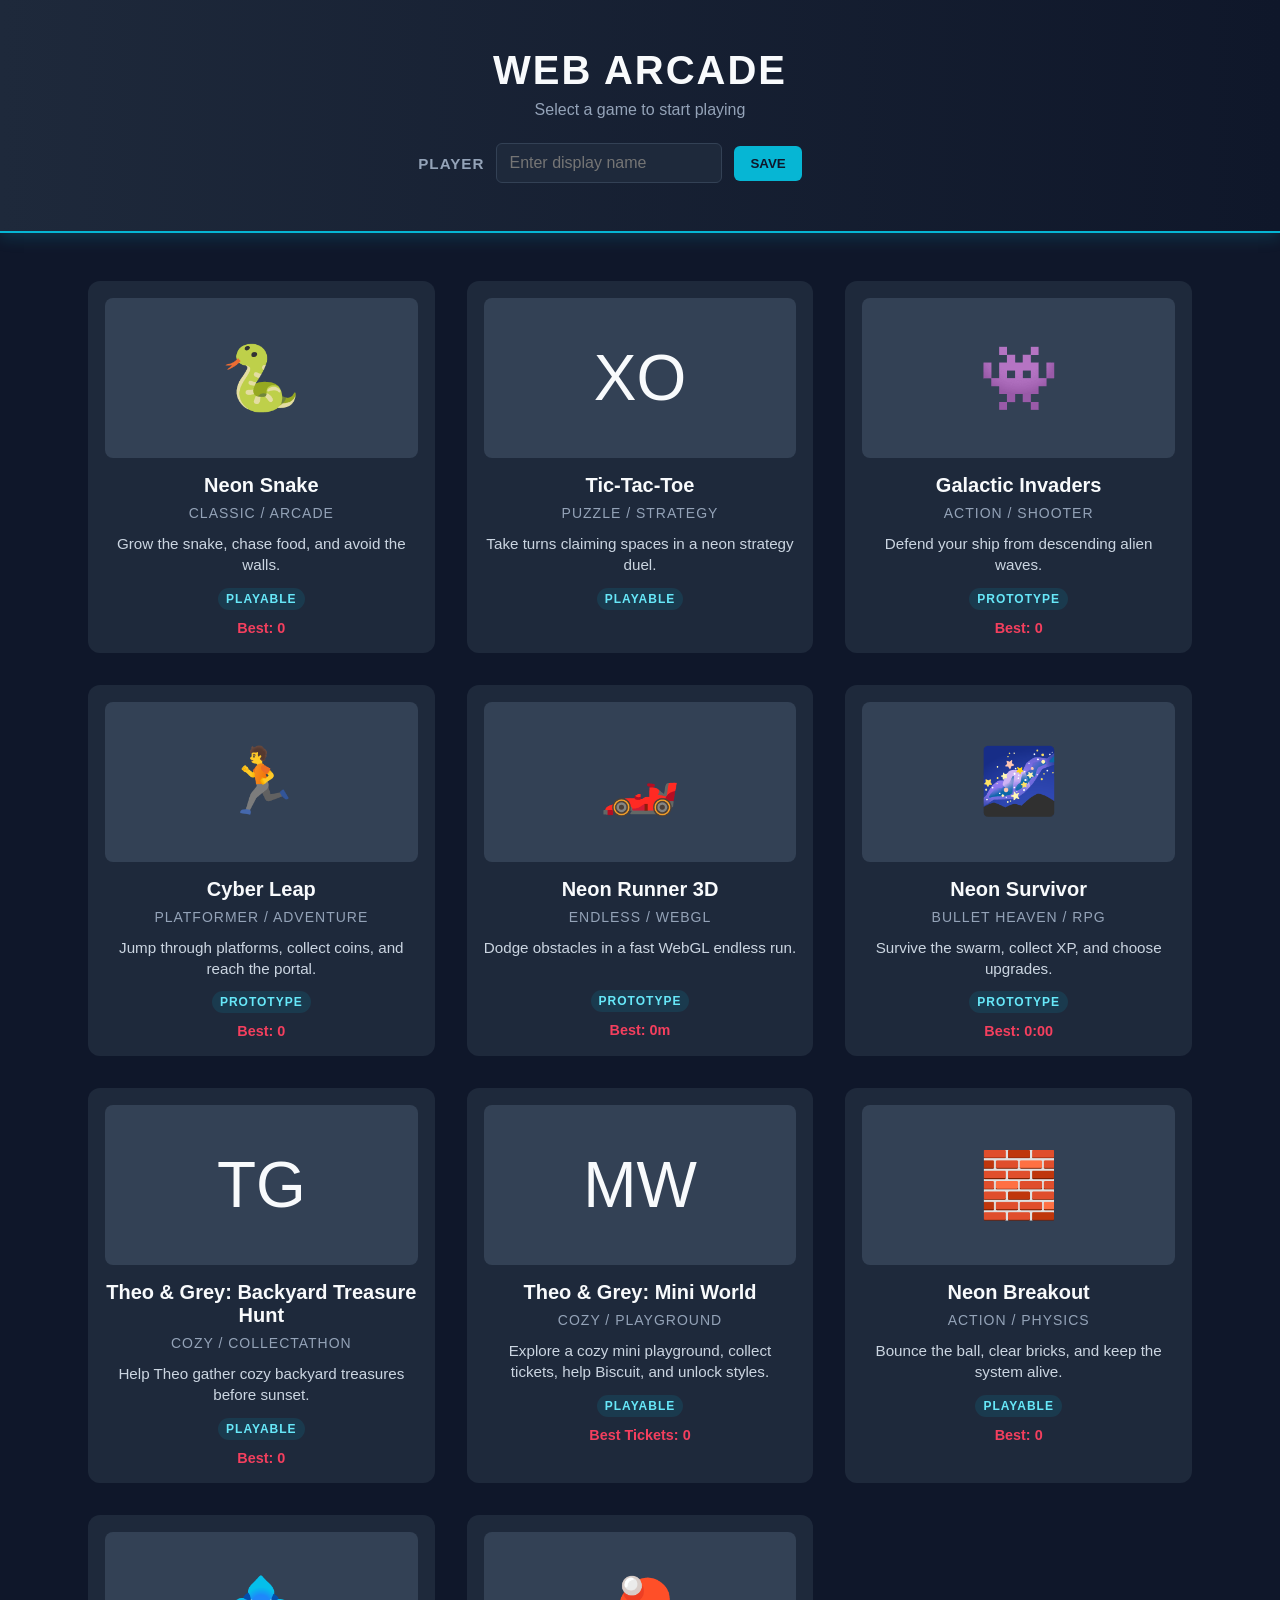
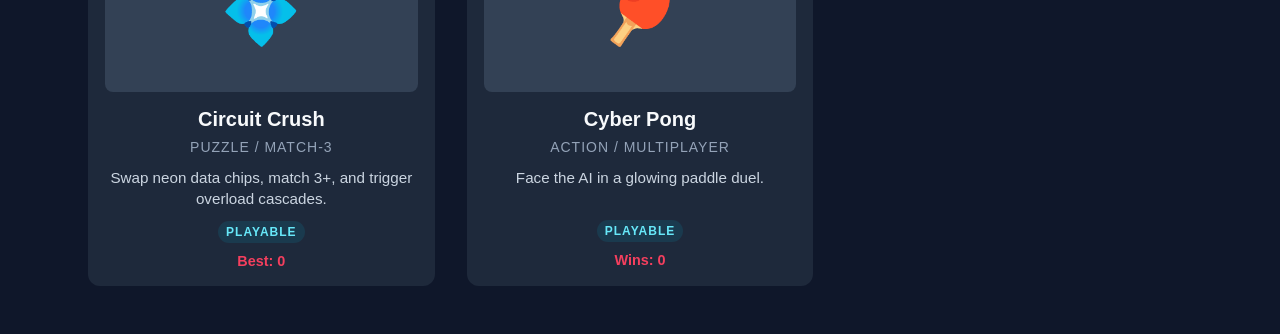
<file: index.html>
<!DOCTYPE html>
<html lang="en">
<head>
    <meta charset="UTF-8">
    <meta name="viewport" content="width=device-width, initial-scale=1.0">
    <title>Web Arcade Portal</title>
    <link rel="stylesheet" href="./src/styles/base.css">
    <link rel="stylesheet" href="./src/styles/arcade.css">
</head>
<body class="lobby-page">

    <header>
        <h1>Web Arcade</h1>
        <div class="subtitle">Select a game to start playing</div>
        <form class="profile-panel" id="profile-form">
            <label for="display-name">Player</label>
            <input id="display-name" name="display-name" type="text" maxlength="24" placeholder="Enter display name" autocomplete="nickname">
            <button type="submit">Save</button>
            <span class="profile-status" id="profile-status" aria-live="polite"></span>
        </form>
    </header>

    <main class="game-grid" id="game-grid" aria-label="Arcade games"></main>

    <script src="./src/arcade/storage.js"></script>
    <script src="./src/arcade/games.js"></script>
    <script>
        function formatScore(game, score) {
            if (game.scoreType === "time") {
                const mins = Math.floor(score / 60);
                const secs = score % 60;
                return `${mins}:${secs < 10 ? "0" : ""}${secs}`;
            }

            if (game.scoreType === "distance") {
                return `${score}m`;
            }

            return String(score);
        }

        function getStoredScore(game) {
            if (!game.highScoreKey) return null;

            if (game.scoreType === "wins") {
                return window.ArcadeStorage.getWinCount(game.id);
            }

            return window.ArcadeStorage.getHighScore(game.id, game.legacyHighScoreKey);
        }

        function launchGame(gameId) {
            const game = window.ARCADE_GAMES.find(item => item.id === gameId);
            if (game) {
                window.location.href = game.route;
            }
        }

        function createTextElement(className, text) {
            const element = document.createElement("div");
            element.className = className;
            element.textContent = text;
            return element;
        }

        function createGameCard(game) {
            const card = document.createElement("div");
            card.className = "game-card";
            card.tabIndex = 0;
            card.setAttribute("role", "button");
            card.setAttribute("aria-label", `Play ${game.title}`);

            card.appendChild(createTextElement("game-thumbnail", game.thumbnail));
            card.appendChild(createTextElement("game-title", game.title));
            card.appendChild(createTextElement("game-genre", game.genre));
            card.appendChild(createTextElement("game-description", game.description));
            card.appendChild(createTextElement("game-status", game.status));

            if (game.highScoreKey) {
                const highScore = getStoredScore(game);
                const score = document.createElement("div");
                score.className = "high-score";
                score.textContent = `${game.scoreLabel || "Best"}: ${formatScore(game, highScore || 0)}`;
                card.appendChild(score);
            }

            card.addEventListener("click", () => launchGame(game.id));
            card.addEventListener("keydown", event => {
                if (event.key === "Enter" || event.key === " ") {
                    event.preventDefault();
                    launchGame(game.id);
                }
            });

            return card;
        }

        document.addEventListener("DOMContentLoaded", () => {
            const profileForm = document.getElementById("profile-form");
            const displayNameInput = document.getElementById("display-name");
            const profileStatus = document.getElementById("profile-status");
            const grid = document.getElementById("game-grid");

            displayNameInput.value = window.ArcadeStorage.getDisplayName();

            profileForm.addEventListener("submit", event => {
                event.preventDefault();
                window.ArcadeStorage.setDisplayName(displayNameInput.value);
                profileStatus.textContent = "Saved";
            });

            window.ARCADE_GAMES.forEach(game => {
                grid.appendChild(createGameCard(game));
            });
        });
    </script>

</body>
</html>
</file>
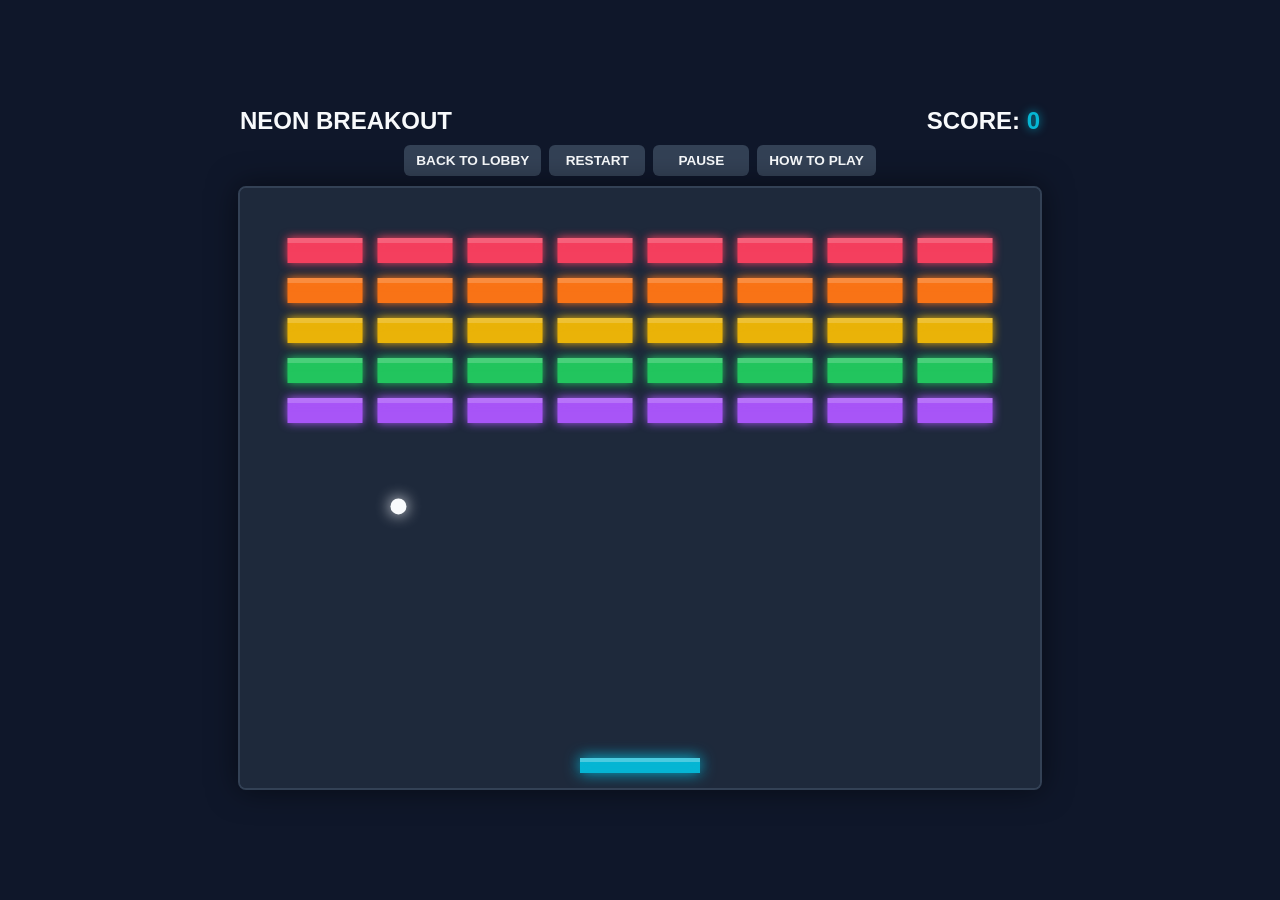
<file: games/breakout/index.html>
<!DOCTYPE html>
<html lang="en">
<head>
    <meta charset="UTF-8">
    <meta name="viewport" content="width=device-width, initial-scale=1.0">
    <title>Neon Breakout</title>
    <link rel="stylesheet" href="../../src/styles/base.css">
    <link rel="stylesheet" href="../../src/styles/game-shell.css">
    <link rel="stylesheet" href="../../src/styles/mobile-controls.css">
    <style>
        #score-display {
            color: #06b6d4;
            text-shadow: 0 0 10px rgba(6, 182, 212, 0.8);
        }

        #game-container {
            transition: transform 0.05s;
        }

        .powerup-indicators {
            position: absolute;
            top: 12px;
            left: 12px;
            display: flex;
            gap: 8px;
            flex-wrap: wrap;
            z-index: 2;
            pointer-events: none;
        }

        .powerup-badge {
            background: rgba(15, 23, 42, 0.82);
            border: 1px solid #06b6d4;
            border-radius: 999px;
            color: #f8fafc;
            font-size: 0.75rem;
            font-weight: bold;
            padding: 6px 10px;
            text-transform: uppercase;
            box-shadow: 0 0 12px rgba(6, 182, 212, 0.35);
        }

        .powerup-badge.bigger { border-color: #22c55e; box-shadow: 0 0 12px rgba(34, 197, 94, 0.35); }
        .powerup-badge.slow { border-color: #eab308; box-shadow: 0 0 12px rgba(234, 179, 8, 0.35); }
        .powerup-badge.multiball { border-color: #a855f7; box-shadow: 0 0 12px rgba(168, 85, 247, 0.35); }

        #end-summary {
            color: #cbd5e1;
            line-height: 1.6;
            margin-bottom: 1rem;
            min-width: 220px;
            white-space: pre-line;
        }

        h2 { margin: 0 0 1rem 0; font-size: 2rem; }
    </style>
</head>
<body class="game-page">

    <div class="header">
        <span>NEON BREAKOUT</span>
        <span>SCORE: <span id="score-display">0</span></span>
    </div>

    <div id="game-container">
        <canvas id="gameCanvas" width="800" height="600"></canvas>
        <div id="powerup-indicators" class="powerup-indicators"></div>
        
        <div id="overlay-screen">
            <h2 id="end-title">GAME OVER</h2>
            <div id="end-summary"></div>
            <button onclick="resetGame()">PLAY AGAIN</button>
            <button class="lobby-btn" onclick="window.location.href='../../index.html'">BACK TO LOBBY</button>
        </div>
    </div>

    <script src="../../src/arcade/storage.js"></script>
    <script src="../../src/arcade/controls.js"></script>
    <script src="../../src/arcade/mobileControls.js"></script>
    <script>
        const canvas = document.getElementById("gameCanvas");
        const ctx = canvas.getContext("2d");
        const scoreDisplay = document.getElementById("score-display");
        const overlayScreen = document.getElementById("overlay-screen");
        const endTitle = document.getElementById("end-title");
        const endSummary = document.getElementById("end-summary");
        const gameContainer = document.getElementById("game-container");
        const powerupIndicators = document.getElementById("powerup-indicators");

        // Game State
        let isGameOver = false;
        let isPaused = false;
        let score = 0;
        let keys = {};
        let animationId;
        let balls = [];
        let particles = [];
        let floatingTexts = [];
        let powerups = [];
        let screenShake = 0;
        let lastBrickHitTime = 0;
        let comboCount = 0;
        let maxCombo = 0;
        let powerupUiSignature = "";

        // Paddle Setup
        const paddle = {
            baseW: 120,
            w: 120, h: 15,
            x: canvas.width / 2 - 60,
            y: canvas.height - 30,
            speed: 8, color: "#06b6d4"
        };

        // Ball Setup
        const normalBallSpeed = 5.6;
        const slowBallSpeed = 3.6;
        const ballRadius = 8;

        // Bricks Setup
        const brickRowCount = 5;
        const brickColCount = 8;
        const brickWidth = 75;
        const brickHeight = 25;
        const brickPadding = 15;
        const brickOffsetTop = 50;
        const brickOffsetLeft = 47.5; // Centers the grid perfectly
        
        // Colors for each row
        const rowColors = ["#f43f5e", "#f97316", "#eab308", "#22c55e", "#a855f7"];
        const powerupColors = {
            bigger: "#22c55e",
            multiball: "#a855f7",
            slow: "#eab308"
        };
        const activePowerups = {
            bigger: 0,
            multiball: 0,
            slow: 0
        };
        let bricks = [];

        function initBricks() {
            bricks = [];
            for (let c = 0; c < brickColCount; c++) {
                bricks[c] = [];
                for (let r = 0; r < brickRowCount; r++) {
                    bricks[c][r] = { 
                        x: (c * (brickWidth + brickPadding)) + brickOffsetLeft, 
                        y: (r * (brickHeight + brickPadding)) + brickOffsetTop, 
                        alive: true 
                    };
                }
            }
        }

        function createBall(x, y, dx, dy) {
            const ball = {
                x, y,
                radius: ballRadius,
                dx, dy,
                color: "#f8fafc"
            };
            setBallSpeed(ball, activePowerups.slow > 0 ? slowBallSpeed : normalBallSpeed);
            return ball;
        }

        function setBallSpeed(ball, speed) {
            const currentSpeed = Math.hypot(ball.dx, ball.dy) || 1;
            ball.dx = (ball.dx / currentSpeed) * speed;
            ball.dy = (ball.dy / currentSpeed) * speed;
        }

        function startBall() {
            const direction = Math.random() > 0.5 ? 1 : -1;
            balls = [createBall(canvas.width / 2, paddle.y - 10, 4 * direction, -4)];
        }

        // Input Listeners (Keyboard)
        document.addEventListener('keydown', (e) => keys[e.code] = true);
        document.addEventListener('keyup', (e) => keys[e.code] = false);

        function rectsCollide(a, b) {
            return a.x < b.x + b.w && a.x + a.w > b.x &&
                   a.y < b.y + b.h && a.y + a.h > b.y;
        }

        function circleRectCollides(ball, rect) {
            const closestX = Math.max(rect.x, Math.min(ball.x, rect.x + rect.w));
            const closestY = Math.max(rect.y, Math.min(ball.y, rect.y + rect.h));
            const dx = ball.x - closestX;
            const dy = ball.y - closestY;
            return (dx * dx + dy * dy) < (ball.radius * ball.radius);
        }

        function addFloatingText(x, y, text, color) {
            floatingTexts.push({ x, y, text, color, life: 60, vy: -0.8 });
        }

        function spawnParticles(x, y, color) {
            for (let i = 0; i < 14; i++) {
                const angle = Math.random() * Math.PI * 2;
                const speed = 1 + Math.random() * 3;
                particles.push({
                    x, y,
                    vx: Math.cos(angle) * speed,
                    vy: Math.sin(angle) * speed,
                    radius: 2 + Math.random() * 2,
                    color,
                    life: 28 + Math.random() * 16
                });
            }
        }

        function maybeSpawnPowerup(brick) {
            if (Math.random() > 0.24) return;
            const types = ["bigger", "multiball", "slow"];
            const type = types[Math.floor(Math.random() * types.length)];
            powerups.push({
                type,
                x: brick.x + brickWidth / 2 - 14,
                y: brick.y + brickHeight / 2 - 9,
                w: 28,
                h: 18,
                vy: 2.2,
                color: powerupColors[type]
            });
        }

        function activatePowerup(type) {
            if (type === "bigger") {
                activePowerups.bigger = 600;
                paddle.w = 180;
                paddle.x = Math.min(paddle.x, canvas.width - paddle.w);
                addFloatingText(paddle.x + paddle.w / 2, paddle.y - 15, "WIDE PADDLE", powerupColors.bigger);
            } else if (type === "slow") {
                activePowerups.slow = 600;
                balls.forEach(ball => setBallSpeed(ball, slowBallSpeed));
                addFloatingText(paddle.x + paddle.w / 2, paddle.y - 15, "SLOW BALL", powerupColors.slow);
            } else if (type === "multiball") {
                activePowerups.multiball = 240;
                const sourceBalls = balls.slice(0, 3);
                sourceBalls.forEach(ball => {
                    if (balls.length < 6) balls.push(createBall(ball.x, ball.y, -Math.abs(ball.dy), ball.dx));
                    if (balls.length < 6) balls.push(createBall(ball.x, ball.y, Math.abs(ball.dy), ball.dx));
                });
                addFloatingText(paddle.x + paddle.w / 2, paddle.y - 15, "MULTI-BALL", powerupColors.multiball);
            }
            updatePowerupIndicators();
        }

        function handleBrickBreak(brick, row, ball) {
            const now = performance.now();
            comboCount = now - lastBrickHitTime < 1200 ? comboCount + 1 : 1;
            lastBrickHitTime = now;
            maxCombo = Math.max(maxCombo, comboCount);

            const baseScore = (brickRowCount - row) * 10;
            const points = baseScore * comboCount;
            score += points;
            scoreDisplay.innerText = score;

            const color = rowColors[row];
            const centerX = brick.x + brickWidth / 2;
            const centerY = brick.y + brickHeight / 2;
            const comboText = comboCount > 1 ? `+${points} x${comboCount}` : `+${points}`;

            addFloatingText(centerX, centerY, comboText, color);
            spawnParticles(centerX, centerY, color);
            maybeSpawnPowerup(brick);
            screenShake = Math.max(screenShake, 8);

            ball.dy = -ball.dy;
        }

        function countActiveBricks() {
            let total = 0;
            for (let c = 0; c < brickColCount; c++) {
                for (let r = 0; r < brickRowCount; r++) {
                    if (bricks[c][r].alive) total++;
                }
            }
            return total;
        }

        function updatePowerupTimers() {
            const wasSlow = activePowerups.slow > 0;
            Object.keys(activePowerups).forEach(key => {
                if (activePowerups[key] > 0) activePowerups[key]--;
            });

            if (activePowerups.bigger <= 0 && paddle.w !== paddle.baseW) {
                const center = paddle.x + paddle.w / 2;
                paddle.w = paddle.baseW;
                paddle.x = Math.max(0, Math.min(canvas.width - paddle.w, center - paddle.w / 2));
            }

            if (wasSlow && activePowerups.slow <= 0) {
                balls.forEach(ball => setBallSpeed(ball, normalBallSpeed));
            }

            updatePowerupIndicators();
        }

        function updateEffects() {
            particles = particles.filter(p => p.life > 0);
            particles.forEach(p => {
                p.x += p.vx;
                p.y += p.vy;
                p.vy += 0.04;
                p.life--;
            });

            floatingTexts = floatingTexts.filter(t => t.life > 0);
            floatingTexts.forEach(t => {
                t.y += t.vy;
                t.life--;
            });

            if (screenShake > 0) {
                const amount = screenShake * 0.5;
                const x = (Math.random() - 0.5) * amount;
                const y = (Math.random() - 0.5) * amount;
                gameContainer.style.transform = `translate(${x}px, ${y}px)`;
                screenShake--;
            } else {
                gameContainer.style.transform = "";
            }
        }

        function updatePowerups() {
            const paddleRect = { x: paddle.x, y: paddle.y, w: paddle.w, h: paddle.h };
            for (let i = powerups.length - 1; i >= 0; i--) {
                const powerup = powerups[i];
                powerup.y += powerup.vy;

                if (rectsCollide(powerup, paddleRect)) {
                    activatePowerup(powerup.type);
                    powerups.splice(i, 1);
                } else if (powerup.y > canvas.height) {
                    powerups.splice(i, 1);
                }
            }
        }

        function updatePowerupIndicators() {
            const badges = [];
            if (activePowerups.bigger > 0) badges.push({ type: "bigger", text: `Wide ${Math.ceil(activePowerups.bigger / 60)}s` });
            if (activePowerups.slow > 0) badges.push({ type: "slow", text: `Slow ${Math.ceil(activePowerups.slow / 60)}s` });
            if (activePowerups.multiball > 0) badges.push({ type: "multiball", text: `Multi ${Math.ceil(activePowerups.multiball / 60)}s` });

            const signature = badges.map(badge => `${badge.type}:${badge.text}`).join("|");
            if (signature === powerupUiSignature) return;

            powerupUiSignature = signature;
            powerupIndicators.replaceChildren();
            badges.forEach(badge => {
                const item = document.createElement("div");
                item.className = `powerup-badge ${badge.type}`;
                item.textContent = badge.text;
                powerupIndicators.appendChild(item);
            });
        }

        function update() {
            if (isGameOver || isPaused) return;

            updatePowerupTimers();

            // 1. Move Paddle
            if (keys['ArrowLeft'] && paddle.x > 0) paddle.x -= paddle.speed;
            if (keys['ArrowRight'] && paddle.x < canvas.width - paddle.w) paddle.x += paddle.speed;
            paddle.x = Math.max(0, Math.min(canvas.width - paddle.w, paddle.x));

            // 2. Move Balls
            for (let i = balls.length - 1; i >= 0; i--) {
                const ball = balls[i];
                ball.x += ball.dx;
                ball.y += ball.dy;

                // 3. Wall Collisions
                if (ball.x + ball.radius > canvas.width) {
                    ball.x = canvas.width - ball.radius;
                    ball.dx = -Math.abs(ball.dx);
                    screenShake = Math.max(screenShake, 4);
                } else if (ball.x - ball.radius < 0) {
                    ball.x = ball.radius;
                    ball.dx = Math.abs(ball.dx);
                    screenShake = Math.max(screenShake, 4);
                }

                if (ball.y - ball.radius < 0) {
                    ball.y = ball.radius;
                    ball.dy = Math.abs(ball.dy);
                    screenShake = Math.max(screenShake, 4);
                }

                // 4. Bottom Wall Collision
                if (ball.y - ball.radius > canvas.height) {
                    balls.splice(i, 1);
                    continue;
                }

                // 5. Paddle Collision
                if (ball.dy > 0 && ball.y + ball.radius > paddle.y && ball.y - ball.radius < paddle.y + paddle.h && ball.x > paddle.x && ball.x < paddle.x + paddle.w) {
                    ball.y = paddle.y - ball.radius;
                    ball.dy = -Math.abs(ball.dy);
                    const hitPoint = ball.x - (paddle.x + paddle.w / 2);
                    ball.dx = hitPoint * 0.15;
                    setBallSpeed(ball, activePowerups.slow > 0 ? slowBallSpeed : normalBallSpeed);
                }

                // 6. Brick Collision
                let hitBrick = false;
                for (let c = 0; c < brickColCount && !hitBrick; c++) {
                    for (let r = 0; r < brickRowCount; r++) {
                        const b = bricks[c][r];
                        if (b.alive && circleRectCollides(ball, { x: b.x, y: b.y, w: brickWidth, h: brickHeight })) {
                            b.alive = false;
                            handleBrickBreak(b, r, ball);
                            hitBrick = true;
                            break;
                        }
                    }
                }
            }

            if (balls.length === 0) {
                triggerEndScreen("SYSTEM FAILURE", "#f43f5e", false);
                return;
            }

            updatePowerups();
            updateEffects();

            if (countActiveBricks() === 0) {
                triggerEndScreen("SYSTEM CLEARED!", "#22c55e", true);
            }
        }

        function draw() {
            // Clear Canvas
            ctx.fillStyle = '#1e293b';
            ctx.fillRect(0, 0, canvas.width, canvas.height);

            // Draw Bricks
            for (let c = 0; c < brickColCount; c++) {
                for (let r = 0; r < brickRowCount; r++) {
                    if (bricks[c][r].alive) {
                        const brick = bricks[c][r];
                        ctx.shadowBlur = 10;
                        ctx.shadowColor = rowColors[r];
                        ctx.fillStyle = rowColors[r];
                        ctx.fillRect(brick.x, brick.y, brickWidth, brickHeight);
                        ctx.fillStyle = "rgba(255,255,255,0.18)";
                        ctx.fillRect(brick.x, brick.y, brickWidth, 5);
                    }
                }
            }

            // Draw Falling Powerups
            powerups.forEach(powerup => {
                ctx.shadowBlur = 14;
                ctx.shadowColor = powerup.color;
                ctx.fillStyle = powerup.color;
                ctx.fillRect(powerup.x, powerup.y, powerup.w, powerup.h);
                ctx.fillStyle = "#0f172a";
                ctx.font = "bold 12px Segoe UI";
                ctx.textAlign = "center";
                ctx.fillText(powerup.type === "bigger" ? "W" : powerup.type === "slow" ? "S" : "M", powerup.x + powerup.w / 2, powerup.y + 13);
            });

            // Draw Particles
            particles.forEach(p => {
                ctx.globalAlpha = Math.max(0, p.life / 44);
                ctx.shadowBlur = 8;
                ctx.shadowColor = p.color;
                ctx.fillStyle = p.color;
                ctx.beginPath();
                ctx.arc(p.x, p.y, p.radius, 0, Math.PI * 2);
                ctx.fill();
            });
            ctx.globalAlpha = 1;

            // Draw Paddle
            ctx.shadowBlur = 15;
            ctx.shadowColor = paddle.color;
            ctx.fillStyle = paddle.color;
            ctx.fillRect(paddle.x, paddle.y, paddle.w, paddle.h);
            ctx.fillStyle = "rgba(255,255,255,0.28)";
            ctx.fillRect(paddle.x, paddle.y, paddle.w, 4);

            // Draw Balls
            balls.forEach(ball => {
                ctx.shadowBlur = 15;
                ctx.shadowColor = ball.color;
                ctx.fillStyle = ball.color;
                ctx.beginPath();
                ctx.arc(ball.x, ball.y, ball.radius, 0, Math.PI * 2);
                ctx.fill();
            });

            // Draw Floating Score Text
            floatingTexts.forEach(t => {
                ctx.globalAlpha = Math.max(0, t.life / 60);
                ctx.shadowBlur = 8;
                ctx.shadowColor = t.color;
                ctx.fillStyle = t.color;
                ctx.font = "bold 18px Segoe UI";
                ctx.textAlign = "center";
                ctx.fillText(t.text, t.x, t.y);
            });

            ctx.globalAlpha = 1;
            ctx.textAlign = "start";
            ctx.shadowBlur = 0;
        }

        function gameLoop() {
            update();
            draw();
            if (!isGameOver) {
                animationId = requestAnimationFrame(gameLoop);
            }
        }

        function triggerEndScreen(msg, color, didWin) {
            isGameOver = true;
            isPaused = false;
            gameContainer.style.transform = "";
            const bestScore = window.ArcadeStorage.setHighScore("breakout", score);
            endTitle.innerText = msg;
            endTitle.style.color = color;
            endTitle.style.textShadow = `0 0 10px ${color}`;
            overlayScreen.style.borderColor = color;
            overlayScreen.style.boxShadow = `0 0 24px ${color}80`;
            endSummary.textContent = `${didWin ? "Grid cleared." : "Signal lost."}\nScore: ${score}\nBest: ${bestScore}\nMax Combo: ${maxCombo}x`;
            overlayScreen.style.display = "block";
        }

        function resetGame() {
            if (animationId) cancelAnimationFrame(animationId);
            isGameOver = false;
            isPaused = false;
            score = 0;
            scoreDisplay.innerText = score;
            particles = [];
            floatingTexts = [];
            powerups = [];
            screenShake = 0;
            lastBrickHitTime = 0;
            comboCount = 0;
            maxCombo = 0;
            powerupUiSignature = "";
            activePowerups.bigger = 0;
            activePowerups.multiball = 0;
            activePowerups.slow = 0;
            paddle.w = paddle.baseW;
            paddle.x = canvas.width / 2 - paddle.w / 2;
            gameContainer.style.transform = "";
            powerupIndicators.replaceChildren();
            
            overlayScreen.style.display = "none";
            initBricks();
            startBall();
            gameLoop();
        }

        window.ArcadeControls.init({
            instructions: [
                "Move the paddle with Left and Right arrows.",
                "Hit bricks quickly to build combo score multipliers.",
                "Catch falling W, M, and S powerups for Wide Paddle, Multi-Ball, and Slow Ball.",
                "Do not let every ball fall below the paddle.",
                "Esc pauses, R restarts, H opens this panel."
            ],
            onRestart: resetGame,
            isPaused: () => isPaused,
            onPauseToggle: () => {
                if (isGameOver) return false;
                isPaused = !isPaused;
                return isPaused;
            }
        });

        window.ArcadeMobileControls.createHorizontalDragControl({
            canvas,
            onMove: x => {
                paddle.x = Math.max(0, Math.min(canvas.width - paddle.w, x - paddle.w / 2));
            },
            shouldHide: () => isGameOver || overlayScreen.style.display === "block"
        });

        // Start Game
        initBricks();
        startBall();
        gameLoop();
    </script>
</body>
</html>
</file>
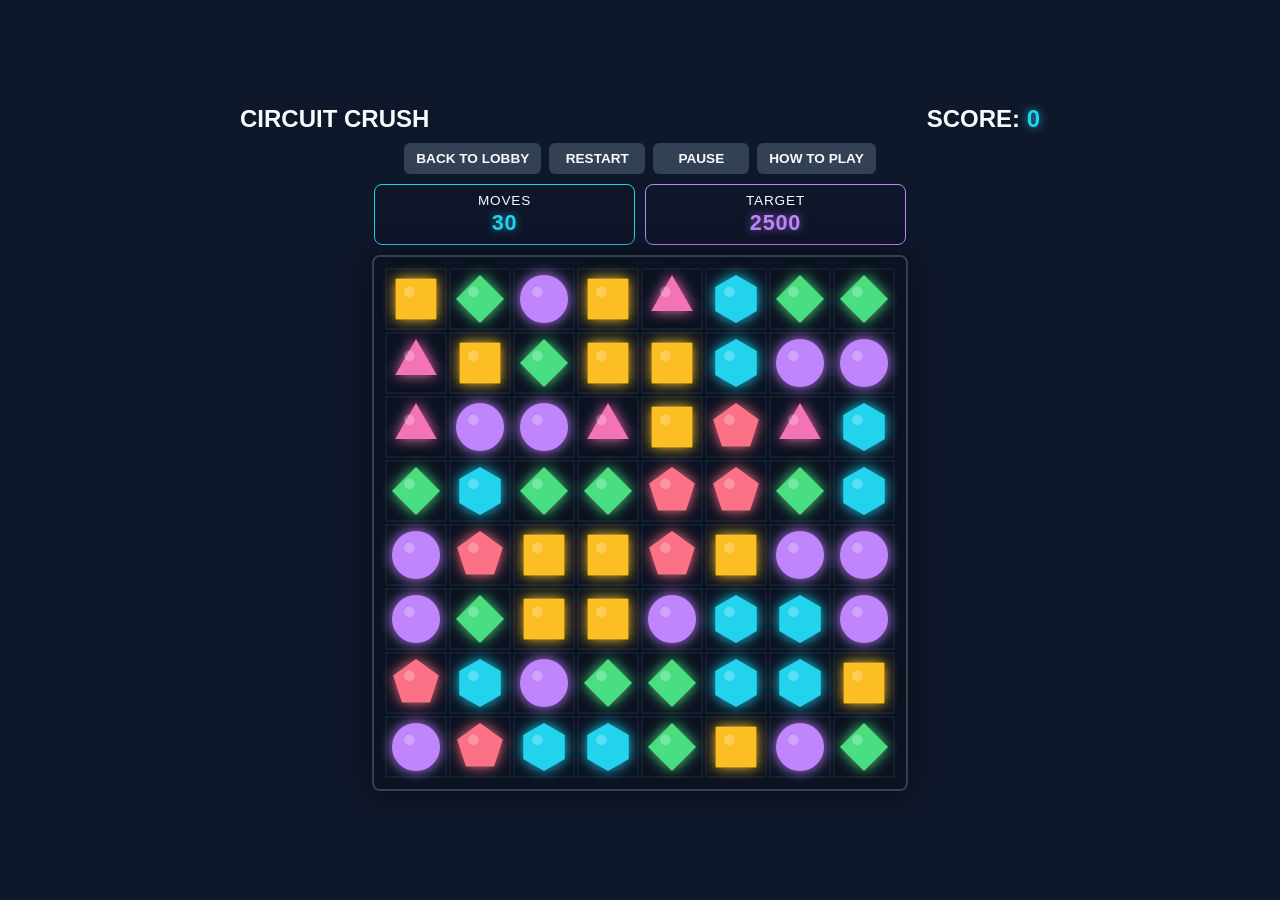
<file: games/circuit-crush/index.html>
<!DOCTYPE html>
<html lang="en">
<head>
    <meta charset="UTF-8">
    <meta name="viewport" content="width=device-width, initial-scale=1.0">
    <title>Circuit Crush</title>
    <link rel="stylesheet" href="../../src/styles/base.css">
    <link rel="stylesheet" href="../../src/styles/game-shell.css">
    <link rel="stylesheet" href="../../src/styles/mobile-controls.css">
    <style>
        #score-display {
            color: #22d3ee;
            text-shadow: 0 0 10px rgba(34, 211, 238, 0.8);
        }

        #game-container {
            transition: transform 0.05s;
        }

        .stats-bar {
            display: flex;
            justify-content: space-between;
            width: 532px;
            max-width: 100%;
            margin-bottom: 10px;
            gap: 10px;
        }

        .stat-chip {
            flex: 1;
            background: rgba(15, 23, 42, 0.82);
            border: 1px solid #334155;
            border-radius: 8px;
            padding: 8px 12px;
            text-align: center;
            font-size: 0.85rem;
            letter-spacing: 0.06em;
            text-transform: uppercase;
        }

        .stat-chip span {
            display: block;
            font-size: 1.35rem;
            font-weight: bold;
            margin-top: 2px;
        }

        .stat-chip.moves { border-color: #22d3ee; }
        .stat-chip.moves span { color: #22d3ee; text-shadow: 0 0 8px rgba(34, 211, 238, 0.6); }
        .stat-chip.target { border-color: #c084fc; }
        .stat-chip.target span { color: #c084fc; text-shadow: 0 0 8px rgba(192, 132, 252, 0.6); }

        #end-summary {
            color: #cbd5e1;
            line-height: 1.6;
            margin-bottom: 1rem;
            min-width: 220px;
            white-space: pre-line;
        }

        h2 { margin: 0 0 1rem 0; font-size: 2rem; }
    </style>
</head>
<body class="game-page">

    <div class="header">
        <span>CIRCUIT CRUSH</span>
        <span>SCORE: <span id="score-display">0</span></span>
    </div>

    <div class="stats-bar">
        <div class="stat-chip moves">Moves<span id="moves-display">30</span></div>
        <div class="stat-chip target">Target<span id="target-display">2500</span></div>
    </div>

    <div id="game-container">
        <canvas id="gameCanvas" width="532" height="532"></canvas>

        <div id="overlay-screen">
            <h2 id="end-title">SYSTEM OFFLINE</h2>
            <div id="end-summary"></div>
            <button onclick="resetGame()">PLAY AGAIN</button>
            <button class="lobby-btn" onclick="window.location.href='../../index.html'">BACK TO LOBBY</button>
        </div>
    </div>

    <script src="../../src/arcade/storage.js"></script>
    <script src="../../src/arcade/controls.js"></script>
    <script src="../../src/arcade/mobileControls.js"></script>
    <script>
        const GAME_ID = "circuit-crush";
        const COLS = 8;
        const ROWS = 8;
        const CELL = 64;
        const PAD = 10;

        const MAX_MOVES = 30;
        const TARGET = 2500;

        const TYPES = [
            { color: "#22d3ee", shape: "hex" },       // cyan
            { color: "#f472b6", shape: "triangle" },  // magenta
            { color: "#4ade80", shape: "diamond" },   // green
            { color: "#fbbf24", shape: "square" },    // amber
            { color: "#c084fc", shape: "circle" },    // purple
            { color: "#fb7185", shape: "pentagon" }   // red
        ];

        const canvas = document.getElementById("gameCanvas");
        const ctx = canvas.getContext("2d");
        const scoreDisplay = document.getElementById("score-display");
        const movesDisplay = document.getElementById("moves-display");
        const targetDisplay = document.getElementById("target-display");
        const overlayScreen = document.getElementById("overlay-screen");
        const endTitle = document.getElementById("end-title");
        const endSummary = document.getElementById("end-summary");
        const gameContainer = document.getElementById("game-container");

        canvas.style.touchAction = "none";
        canvas.classList.add("mobile-touch-surface");

        // Game state
        let board = [];
        let phase = "input"; // input | swap | swapback | clear | fall | over
        let score = 0;
        let moves = MAX_MOVES;
        let combo = 0;
        let selected = null;      // { r, c }
        let swapCells = null;     // [ { r, c }, { r, c } ]
        let particles = [];
        let floatingTexts = [];
        let screenShake = 0;
        let frame = 0;
        let isPaused = false;
        let gameEnded = false;
        let animId = null;

        // --- geometry helpers ---
        const centerX = c => PAD + c * CELL + CELL / 2;
        const centerY = r => PAD + r * CELL + CELL / 2;
        const key = cell => cell.r + "," + cell.c;
        const randType = () => Math.floor(Math.random() * TYPES.length);

        function makeTile(type, r, c) {
            return {
                type,
                special: null, // null | "line" | "nova"
                r, c,
                x: centerX(c),
                y: centerY(r),
                tx: centerX(c),
                ty: centerY(r),
                scale: 1,
                remove: false,
                removeT: 0
            };
        }

        function forEachTile(fn) {
            for (let r = 0; r < ROWS; r++) {
                for (let c = 0; c < COLS; c++) {
                    const t = board[r][c];
                    if (t) fn(t, r, c);
                }
            }
        }

        function getTypes() {
            const grid = [];
            for (let r = 0; r < ROWS; r++) {
                grid[r] = [];
                for (let c = 0; c < COLS; c++) {
                    grid[r][c] = board[r][c] ? board[r][c].type : null;
                }
            }
            return grid;
        }

        // --- board setup ---
        function createBoard() {
            board = [];
            for (let r = 0; r < ROWS; r++) {
                board[r] = [];
                for (let c = 0; c < COLS; c++) {
                    let type;
                    do {
                        type = randType();
                    } while (
                        (c >= 2 && board[r][c - 1].type === type && board[r][c - 2].type === type) ||
                        (r >= 2 && board[r - 1][c].type === type && board[r - 2][c].type === type)
                    );
                    board[r][c] = makeTile(type, r, c);
                }
            }
            if (!hasPossibleMove()) createBoard();
        }

        // --- match detection ---
        function findRunsInTypes(types) {
            const runs = [];

            // horizontal
            for (let r = 0; r < ROWS; r++) {
                let c = 0;
                while (c < COLS) {
                    const t = types[r][c];
                    let c2 = c;
                    while (c2 < COLS && types[r][c2] === t) c2++;
                    if (t != null && c2 - c >= 3) {
                        const cells = [];
                        for (let cc = c; cc < c2; cc++) cells.push({ r, c: cc });
                        runs.push({ cells, len: c2 - c, dir: "h" });
                    }
                    c = c2;
                }
            }

            // vertical
            for (let c = 0; c < COLS; c++) {
                let r = 0;
                while (r < ROWS) {
                    const t = types[r][c];
                    let r2 = r;
                    while (r2 < ROWS && types[r2][c] === t) r2++;
                    if (t != null && r2 - r >= 3) {
                        const cells = [];
                        for (let rr = r; rr < r2; rr++) cells.push({ r: rr, c });
                        runs.push({ cells, len: r2 - r, dir: "v" });
                    }
                    r = r2;
                }
            }

            return runs;
        }

        function findRuns() {
            return findRunsInTypes(getTypes());
        }

        function specialCells(type, r, c) {
            const cells = [];
            if (type === "line") {
                for (let cc = 0; cc < COLS; cc++) cells.push({ r, c: cc });
                for (let rr = 0; rr < ROWS; rr++) cells.push({ r: rr, c });
            } else if (type === "nova") {
                for (let rr = r - 1; rr <= r + 1; rr++) {
                    for (let cc = c - 1; cc <= c + 1; cc++) {
                        if (rr >= 0 && rr < ROWS && cc >= 0 && cc < COLS) cells.push({ r: rr, c: cc });
                    }
                }
            }
            return cells;
        }

        function chooseSpecialCell(run, swaps) {
            if (swaps) {
                for (const cell of run.cells) {
                    if (swaps.some(s => s.r === cell.r && s.c === cell.c)) return cell;
                }
            }
            return run.cells[Math.floor(run.cells.length / 2)];
        }

        // Returns true if something was cleared (and moves game into "clear" phase)
        function resolveMatches(swaps) {
            const runs = findRuns();
            if (!runs.length) return false;

            combo++;

            const clear = new Map();
            const creations = new Map();

            runs.forEach(run => {
                run.cells.forEach(cell => clear.set(key(cell), cell));
                if (run.len >= 4) {
                    const cell = chooseSpecialCell(run, swaps);
                    const tile = board[cell.r][cell.c];
                    creations.set(key(cell), {
                        cell,
                        special: run.len >= 5 ? "nova" : "line",
                        type: tile.type
                    });
                }
            });

            // Creation cells survive: they become special instead of clearing.
            creations.forEach((_, k) => clear.delete(k));

            // Activate any pre-existing special tiles caught in the clear (with chaining).
            const work = [];
            clear.forEach(cell => {
                const t = board[cell.r][cell.c];
                if (t && t.special) work.push(cell);
            });
            const activated = new Set();
            while (work.length) {
                const cell = work.pop();
                const k = key(cell);
                if (activated.has(k)) continue;
                activated.add(k);
                const t = board[cell.r][cell.c];
                if (!t || !t.special) continue;
                specialCells(t.special, cell.r, cell.c).forEach(ac => {
                    const k2 = key(ac);
                    if (!clear.has(k2)) clear.set(k2, ac);
                    const at = board[ac.r][ac.c];
                    if (at && at.special && !activated.has(k2)) work.push(ac);
                });
            }

            // Protect freshly created specials from being cleared this step.
            creations.forEach((_, k) => clear.delete(k));

            // Scoring
            const cleared = clear.size;
            const bonus = cleared > 5 ? 1.5 : 1;
            const points = Math.round(cleared * 20 * combo * bonus);
            score += points;
            updateScoreUI();

            // Floating score text at the centroid of the cleared cells.
            let sx = 0, sy = 0;
            clear.forEach(cell => { sx += centerX(cell.c); sy += centerY(cell.r); });
            const label = combo > 1 ? `+${points}  x${combo}` : `+${points}`;
            addFloatingText(sx / cleared, sy / cleared, label, combo > 1 ? "#fbbf24" : "#22d3ee");

            // Mark cleared tiles for the shrink animation + burst particles.
            clear.forEach(cell => {
                const t = board[cell.r][cell.c];
                if (t) {
                    t.remove = true;
                    t.removeT = 0;
                    spawnParticles(t.x, t.y, TYPES[t.type].color);
                }
            });

            // Upgrade surviving tiles into specials.
            creations.forEach(cr => {
                const t = board[cr.cell.r][cr.cell.c];
                if (t) t.special = cr.special;
            });

            screenShake = Math.max(screenShake, cleared > 5 ? 12 : 6);
            phase = "clear";
            return true;
        }

        // Drop remaining tiles and refill from the top.
        function compactAndFill() {
            for (let c = 0; c < COLS; c++) {
                let writeR = ROWS - 1;
                for (let r = ROWS - 1; r >= 0; r--) {
                    const t = board[r][c];
                    if (t) {
                        if (r !== writeR) {
                            board[writeR][c] = t;
                            board[r][c] = null;
                        }
                        t.r = writeR;
                        t.tx = centerX(c);
                        t.ty = centerY(writeR);
                        writeR--;
                    }
                }
                let spawnIndex = 0;
                for (let r = writeR; r >= 0; r--) {
                    const t = makeTile(randType(), r, c);
                    t.x = centerX(c);
                    t.y = centerY(0) - (spawnIndex + 1) * CELL;
                    t.tx = centerX(c);
                    t.ty = centerY(r);
                    board[r][c] = t;
                    spawnIndex++;
                }
            }
            phase = "fall";
        }

        // --- swap logic ---
        function boardSwap(a, b) {
            const ta = board[a.r][a.c];
            const tb = board[b.r][b.c];
            board[a.r][a.c] = tb;
            board[b.r][b.c] = ta;
            tb.r = a.r; tb.c = a.c; tb.tx = centerX(a.c); tb.ty = centerY(a.r);
            ta.r = b.r; ta.c = b.c; ta.tx = centerX(b.c); ta.ty = centerY(b.r);
        }

        function attemptSwap(a, b) {
            boardSwap(a, b);
            swapCells = [{ r: a.r, c: a.c }, { r: b.r, c: b.c }];
            selected = null;
            phase = "swap";
        }

        // --- move availability ---
        function hasPossibleMove() {
            const types = getTypes();
            const test = (r1, c1, r2, c2) => {
                const a = types[r1][c1], b = types[r2][c2];
                types[r1][c1] = b; types[r2][c2] = a;
                const ok = findRunsInTypes(types).length > 0;
                types[r1][c1] = a; types[r2][c2] = b;
                return ok;
            };
            for (let r = 0; r < ROWS; r++) {
                for (let c = 0; c < COLS; c++) {
                    if (c + 1 < COLS && test(r, c, r, c + 1)) return true;
                    if (r + 1 < ROWS && test(r, c, r + 1, c)) return true;
                }
            }
            return false;
        }

        function reshuffle() {
            let attempts = 0;
            do {
                for (let r = 0; r < ROWS; r++) {
                    for (let c = 0; c < COLS; c++) {
                        const t = board[r][c];
                        let type;
                        do {
                            type = randType();
                        } while (
                            (c >= 2 && board[r][c - 1].type === type && board[r][c - 2].type === type) ||
                            (r >= 2 && board[r - 1][c].type === type && board[r - 2][c].type === type)
                        );
                        t.type = type;
                        t.special = null;
                    }
                }
                attempts++;
            } while (!hasPossibleMove() && attempts < 40);
            addFloatingText(canvas.width / 2, canvas.height / 2, "GRID RESHUFFLED", "#c084fc");
        }

        // --- phase transitions ---
        function onSwapSettled() {
            if (findRuns().length) {
                moves--;
                updateMovesUI();
                combo = 0;
                resolveMatches(swapCells);
            } else {
                // Invalid move: reverse the swap.
                const [a, b] = swapCells;
                boardSwap(a, b);
                phase = "swapback";
            }
        }

        function onClearDone() {
            for (let r = 0; r < ROWS; r++) {
                for (let c = 0; c < COLS; c++) {
                    if (board[r][c] && board[r][c].remove) board[r][c] = null;
                }
            }
            compactAndFill();
        }

        function onFallSettled() {
            if (!resolveMatches(null)) endOfMove();
        }

        function endOfMove() {
            combo = 0;
            swapCells = null;
            if (!hasPossibleMove()) reshuffle();
            if (moves <= 0) {
                endGame();
            } else {
                phase = "input";
            }
        }

        function endGame() {
            gameEnded = true;
            phase = "over";
            gameContainer.style.transform = "";
            const won = score >= TARGET;
            const best = window.ArcadeStorage.setHighScore(GAME_ID, score);
            const color = won ? "#4ade80" : "#fb7185";
            endTitle.innerText = won ? "TARGET BREACHED" : "SYSTEM OFFLINE";
            endTitle.style.color = color;
            endTitle.style.textShadow = `0 0 12px ${color}`;
            overlayScreen.style.borderColor = color;
            overlayScreen.style.boxShadow = `0 0 24px ${color}80`;
            endSummary.textContent =
                `${won ? "You cracked the grid." : "Out of moves."}\n` +
                `Score: ${score}\nTarget: ${TARGET}\nBest: ${best}`;
            overlayScreen.style.display = "block";
        }

        // --- animation ---
        function stepAnim() {
            let moving = false;
            forEachTile(t => {
                t.x += (t.tx - t.x) * 0.28;
                t.y += (t.ty - t.y) * 0.28;
                if (Math.abs(t.tx - t.x) > 0.5 || Math.abs(t.ty - t.y) > 0.5) {
                    moving = true;
                } else {
                    t.x = t.tx;
                    t.y = t.ty;
                }
            });
            return !moving;
        }

        function addFloatingText(x, y, text, color) {
            floatingTexts.push({ x, y, text, color, life: 60, vy: -0.7 });
        }

        function spawnParticles(x, y, color) {
            for (let i = 0; i < 12; i++) {
                const angle = Math.random() * Math.PI * 2;
                const speed = 1 + Math.random() * 3;
                particles.push({
                    x, y,
                    vx: Math.cos(angle) * speed,
                    vy: Math.sin(angle) * speed,
                    radius: 2 + Math.random() * 2,
                    color,
                    life: 26 + Math.random() * 16
                });
            }
        }

        function updateEffects() {
            particles = particles.filter(p => p.life > 0);
            particles.forEach(p => {
                p.x += p.vx;
                p.y += p.vy;
                p.vy += 0.05;
                p.life--;
            });

            floatingTexts = floatingTexts.filter(t => t.life > 0);
            floatingTexts.forEach(t => {
                t.y += t.vy;
                t.life--;
            });

            if (screenShake > 0) {
                const amount = screenShake * 0.5;
                const x = (Math.random() - 0.5) * amount;
                const y = (Math.random() - 0.5) * amount;
                gameContainer.style.transform = `translate(${x}px, ${y}px)`;
                screenShake--;
            } else if (phase !== "over") {
                gameContainer.style.transform = "";
            }
        }

        function update() {
            if (isPaused || gameEnded) return;
            frame++;

            switch (phase) {
                case "swap":
                    if (stepAnim()) onSwapSettled();
                    break;
                case "swapback":
                    if (stepAnim()) { phase = "input"; swapCells = null; }
                    break;
                case "fall":
                    if (stepAnim()) onFallSettled();
                    break;
                case "clear": {
                    let done = true;
                    forEachTile(t => {
                        if (t.remove) {
                            t.removeT += 0.14;
                            t.scale = Math.max(0, 1 - t.removeT);
                            if (t.removeT < 1) done = false;
                        }
                    });
                    if (done) onClearDone();
                    break;
                }
                default:
                    break;
            }

            updateEffects();
        }

        // --- rendering ---
        function polygonPath(cx, cy, radius, sides, rotation) {
            ctx.beginPath();
            for (let i = 0; i < sides; i++) {
                const angle = rotation + (i / sides) * Math.PI * 2;
                const x = cx + Math.cos(angle) * radius;
                const y = cy + Math.sin(angle) * radius;
                if (i === 0) ctx.moveTo(x, y);
                else ctx.lineTo(x, y);
            }
            ctx.closePath();
        }

        function drawShape(shape, cx, cy, radius, color) {
            ctx.shadowBlur = 14;
            ctx.shadowColor = color;
            ctx.fillStyle = color;
            const rot = -Math.PI / 2;
            switch (shape) {
                case "hex": polygonPath(cx, cy, radius, 6, rot); ctx.fill(); break;
                case "triangle": polygonPath(cx, cy, radius, 3, rot); ctx.fill(); break;
                case "diamond": polygonPath(cx, cy, radius, 4, rot); ctx.fill(); break;
                case "pentagon": polygonPath(cx, cy, radius, 5, rot); ctx.fill(); break;
                case "circle":
                    ctx.beginPath();
                    ctx.arc(cx, cy, radius, 0, Math.PI * 2);
                    ctx.fill();
                    break;
                case "square":
                default: {
                    const s = radius * 1.7;
                    ctx.fillRect(cx - s / 2, cy - s / 2, s, s);
                    break;
                }
            }
            // Inner highlight for a glassy chip look.
            ctx.shadowBlur = 0;
            ctx.fillStyle = "rgba(255, 255, 255, 0.25)";
            ctx.beginPath();
            ctx.arc(cx - radius * 0.28, cy - radius * 0.3, radius * 0.22, 0, Math.PI * 2);
            ctx.fill();
        }

        function drawSpecial(type, cx, cy, radius) {
            const pulse = 0.5 + 0.5 * Math.sin(frame * 0.15);
            ctx.save();
            ctx.shadowBlur = 16;
            ctx.shadowColor = "#f8fafc";
            ctx.strokeStyle = `rgba(248, 250, 252, ${0.55 + pulse * 0.45})`;
            ctx.lineWidth = 2.5;
            if (type === "line") {
                ctx.beginPath();
                ctx.moveTo(cx - radius, cy); ctx.lineTo(cx + radius, cy);
                ctx.moveTo(cx, cy - radius); ctx.lineTo(cx, cy + radius);
                ctx.stroke();
            } else if (type === "nova") {
                ctx.beginPath();
                ctx.arc(cx, cy, radius * (0.7 + pulse * 0.25), 0, Math.PI * 2);
                ctx.stroke();
            }
            ctx.restore();
        }

        function draw() {
            ctx.fillStyle = "#0b1220";
            ctx.fillRect(0, 0, canvas.width, canvas.height);

            // Grid cells
            for (let r = 0; r < ROWS; r++) {
                for (let c = 0; c < COLS; c++) {
                    ctx.strokeStyle = "rgba(51, 65, 85, 0.5)";
                    ctx.lineWidth = 1;
                    ctx.strokeRect(PAD + c * CELL + 2, PAD + r * CELL + 2, CELL - 4, CELL - 4);
                }
            }

            // Selected highlight
            if (selected) {
                ctx.save();
                ctx.strokeStyle = "#f8fafc";
                ctx.shadowBlur = 14;
                ctx.shadowColor = "#22d3ee";
                ctx.lineWidth = 3;
                ctx.strokeRect(PAD + selected.c * CELL + 3, PAD + selected.r * CELL + 3, CELL - 6, CELL - 6);
                ctx.restore();
            }

            // Tiles
            forEachTile(t => {
                const radius = (CELL / 2 - 8) * t.scale;
                if (radius <= 0.5) return;
                drawShape(TYPES[t.type].shape, t.x, t.y, radius, TYPES[t.type].color);
                if (t.special) drawSpecial(t.special, t.x, t.y, CELL / 2 - 6);
            });

            // Particles
            particles.forEach(p => {
                ctx.globalAlpha = Math.max(0, p.life / 42);
                ctx.shadowBlur = 8;
                ctx.shadowColor = p.color;
                ctx.fillStyle = p.color;
                ctx.beginPath();
                ctx.arc(p.x, p.y, p.radius, 0, Math.PI * 2);
                ctx.fill();
            });
            ctx.globalAlpha = 1;

            // Floating text
            floatingTexts.forEach(t => {
                ctx.globalAlpha = Math.max(0, t.life / 60);
                ctx.shadowBlur = 8;
                ctx.shadowColor = t.color;
                ctx.fillStyle = t.color;
                ctx.font = "bold 20px Segoe UI, sans-serif";
                ctx.textAlign = "center";
                ctx.fillText(t.text, t.x, t.y);
            });

            ctx.globalAlpha = 1;
            ctx.textAlign = "start";
            ctx.shadowBlur = 0;
        }

        function gameLoop() {
            update();
            draw();
            animId = requestAnimationFrame(gameLoop);
        }

        // --- input ---
        function cellFromEvent(event) {
            const rect = canvas.getBoundingClientRect();
            const scaleX = canvas.width / rect.width;
            const scaleY = canvas.height / rect.height;
            const px = (event.clientX - rect.left) * scaleX;
            const py = (event.clientY - rect.top) * scaleY;
            const c = Math.floor((px - PAD) / CELL);
            const r = Math.floor((py - PAD) / CELL);
            if (r < 0 || r >= ROWS || c < 0 || c >= COLS) return null;
            return { r, c };
        }

        function handlePointer(event) {
            if (phase !== "input" || isPaused || gameEnded) return;
            const cell = cellFromEvent(event);
            if (!cell) return;
            event.preventDefault();

            if (!selected) {
                selected = cell;
                return;
            }

            if (selected.r === cell.r && selected.c === cell.c) {
                selected = null;
                return;
            }

            const adjacent = Math.abs(selected.r - cell.r) + Math.abs(selected.c - cell.c) === 1;
            if (adjacent) {
                attemptSwap(selected, cell);
            } else {
                selected = cell;
            }
        }

        canvas.addEventListener("pointerdown", handlePointer);

        // --- UI updates ---
        function updateScoreUI() { scoreDisplay.innerText = score; }
        function updateMovesUI() { movesDisplay.innerText = Math.max(0, moves); }

        function resetGame() {
            if (animId) cancelAnimationFrame(animId);
            score = 0;
            moves = MAX_MOVES;
            combo = 0;
            selected = null;
            swapCells = null;
            particles = [];
            floatingTexts = [];
            screenShake = 0;
            isPaused = false;
            gameEnded = false;
            phase = "input";
            gameContainer.style.transform = "";
            overlayScreen.style.display = "none";
            updateScoreUI();
            updateMovesUI();
            targetDisplay.innerText = TARGET;
            createBoard();
            gameLoop();
        }

        window.ArcadeControls.init({
            instructions: [
                "Click or tap a data chip, then a neighbor, to swap them.",
                "Line up 3 or more matching chips to clear them for points.",
                "Cascades chain combos — each chain multiplies your score.",
                "Match 4 to forge a LINE overload (clears a full row + column).",
                "Match 5 to forge a NOVA overload (clears a 3x3 blast).",
                "Beat the target score before you run out of moves. Esc pauses, R restarts, H opens this panel."
            ],
            onRestart: resetGame,
            isPaused: () => isPaused,
            onPauseToggle: () => {
                if (gameEnded) return false;
                isPaused = !isPaused;
                return isPaused;
            }
        });

        // Start
        targetDisplay.innerText = TARGET;
        createBoard();
        gameLoop();
    </script>
</body>
</html>
</file>
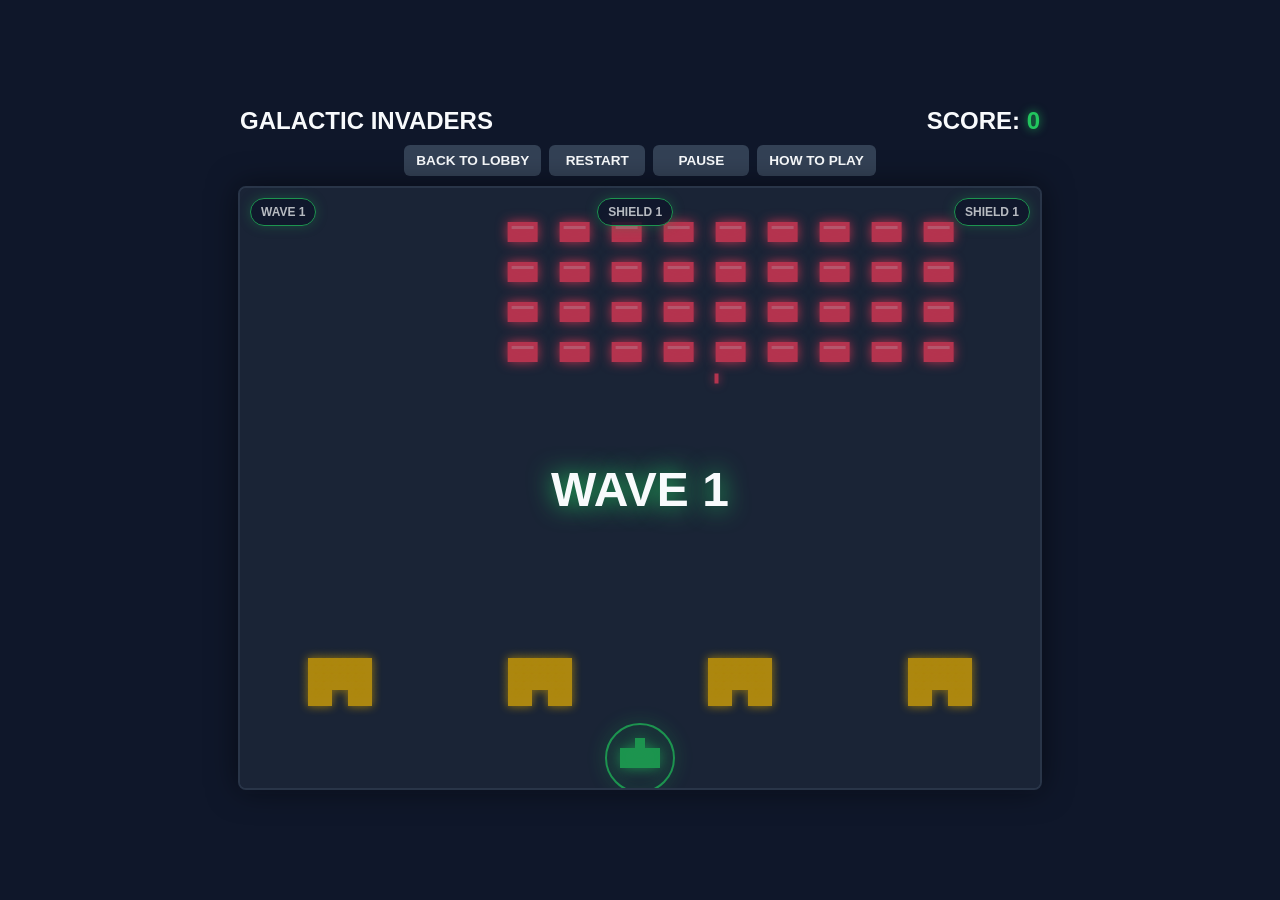
<file: games/invaders/index.html>
<!DOCTYPE html>
<html lang="en">
<head>
    <meta charset="UTF-8">
    <meta name="viewport" content="width=device-width, initial-scale=1.0">
    <title>Galactic Invaders</title>
    <link rel="stylesheet" href="../../src/styles/base.css">
    <link rel="stylesheet" href="../../src/styles/game-shell.css">
    <link rel="stylesheet" href="../../src/styles/mobile-controls.css">
    <style>
        #score-display {
            color: #22c55e;
            text-shadow: 0 0 10px rgba(34, 197, 94, 0.8);
        }

        .invader-hud {
            position: absolute;
            top: 12px;
            left: 12px;
            right: 12px;
            display: flex;
            justify-content: space-between;
            align-items: flex-start;
            gap: 10px;
            pointer-events: none;
            z-index: 2;
        }

        .hud-pill,
        .powerup-badge {
            background: rgba(15, 23, 42, 0.82);
            border: 1px solid #22c55e;
            border-radius: 999px;
            color: #f8fafc;
            font-size: 0.75rem;
            font-weight: bold;
            padding: 6px 10px;
            text-transform: uppercase;
            box-shadow: 0 0 12px rgba(34, 197, 94, 0.35);
        }

        .powerup-stack {
            display: flex;
            justify-content: flex-end;
            flex-wrap: wrap;
            gap: 8px;
        }

        .powerup-badge.rapid { border-color: #06b6d4; box-shadow: 0 0 12px rgba(6, 182, 212, 0.35); }
        .powerup-badge.spread { border-color: #a855f7; box-shadow: 0 0 12px rgba(168, 85, 247, 0.35); }
        .powerup-badge.shield { border-color: #22c55e; box-shadow: 0 0 12px rgba(34, 197, 94, 0.35); }

        #wave-banner {
            position: absolute;
            inset: 0;
            display: none;
            align-items: center;
            justify-content: center;
            color: #f8fafc;
            font-size: 3rem;
            font-weight: bold;
            text-align: center;
            text-shadow: 0 0 24px #22c55e;
            background: rgba(15, 23, 42, 0.28);
            pointer-events: none;
            z-index: 3;
            white-space: pre-line;
        }

        #end-summary {
            color: #cbd5e1;
            line-height: 1.6;
            margin-bottom: 1rem;
            white-space: pre-line;
        }

        h2 { margin: 0 0 1rem 0; font-size: 2rem; }
    </style>
</head>
<body class="game-page">

    <div class="header">
        <span>GALACTIC INVADERS</span>
        <span>SCORE: <span id="score-display">0</span></span>
    </div>

    <div id="game-container">
        <canvas id="gameCanvas" width="800" height="600"></canvas>
        <div class="invader-hud">
            <div class="hud-pill">WAVE <span id="wave-display">1</span></div>
            <div class="hud-pill">SHIELD <span id="shield-display">0</span></div>
            <div id="powerup-indicators" class="powerup-stack"></div>
        </div>
        <div id="wave-banner"></div>
        
        <div id="overlay-screen">
            <h2 id="end-title">GAME OVER</h2>
            <div id="end-summary"></div>
            <button onclick="resetGame()">PLAY AGAIN</button>
            <button class="lobby-btn" onclick="window.location.href='../../index.html'">BACK TO LOBBY</button>
        </div>
    </div>

    <script src="../../src/arcade/storage.js"></script>
    <script src="../../src/arcade/controls.js"></script>
    <script src="../../src/arcade/mobileControls.js"></script>
    <script>
const canvas = document.getElementById("gameCanvas");
const ctx = canvas.getContext("2d");
const scoreDisplay = document.getElementById("score-display");
const overlayScreen = document.getElementById("overlay-screen");
const endTitle = document.getElementById("end-title");
const endSummary = document.getElementById("end-summary");
const waveDisplay = document.getElementById("wave-display");
const shieldDisplay = document.getElementById("shield-display");
const waveBanner = document.getElementById("wave-banner");
const powerupIndicators = document.getElementById("powerup-indicators");

// Game State
let isGameOver = false;
let isPaused = false;
let isWaveTransition = false;
let score = 0;
let wave = 1;
let keys = {};
let animationId;
let waveTimer;
let moveDirection = 1;
let maxWaveReached = 1;
let playerShield = 0;
let lastShotTime = 0;
let ufo = null;
let nextUfoTime = 0;
let powerupUiSignature = "";

// Player Setup
const player = {
    w: 40, h: 20,
    x: canvas.width / 2 - 20,
    y: canvas.height - 40,
    speed: 5,
    color: "#22c55e"
};

// Bullet Setup
let bullets = [];
const bulletSpeed = 8;
let alienBullets = [];
let powerups = [];
let particles = [];
let floatingTexts = [];

// Alien Setup
let aliens = [];
let alienDx = 1.45;
let alienDy = 28;
const alienBulletSpeed = 5;

const enemyTypes = {
    basic: { label: "Basic", color: "#f43f5e", hp: 1, points: 10, speedMod: 1, fireMod: 1, w: 30, h: 20 },
    fast: { label: "Fast", color: "#06b6d4", hp: 1, points: 15, speedMod: 1.35, fireMod: 0.8, w: 26, h: 18 },
    heavy: { label: "Heavy", color: "#a855f7", hp: 3, points: 35, speedMod: 0.72, fireMod: 0.7, w: 34, h: 24 },
    shooter: { label: "Shooter", color: "#eab308", hp: 2, points: 25, speedMod: 0.95, fireMod: 3.0, w: 30, h: 20 }
};

const activePowerups = {
    rapid: 0,
    spread: 0,
    shield: 0
};

// Bunker Setup
let bunkers = [];

function initBunkers() {
    bunkers = [];
    const bunkerCount = 4;
    const cols = 8;
    const rows = 6;
    const blockSize = 8;
    const startY = canvas.height - 130;
    const gap = canvas.width / bunkerCount;

    for (let b = 0; b < bunkerCount; b++) {
        const startX = (b * gap) + (gap / 2) - ((cols * blockSize) / 2);
        for (let row = 0; row < rows; row++) {
            for (let col = 0; col < cols; col++) {
                if (row > 3 && col > 2 && col < 5) continue;
                bunkers.push({
                    x: startX + (col * blockSize),
                    y: startY + (row * blockSize),
                    w: blockSize, h: blockSize,
                    alive: true
                });
            }
        }
    }
}

function initWave() {
    aliens = [];
    bullets = [];
    alienBullets = [];
    powerups = [];
    ufo = null;
    moveDirection = 1;
    waveDisplay.innerText = wave;
    maxWaveReached = Math.max(maxWaveReached, wave);
    alienDx = 1.35 + wave * 0.22;
    alienDy = Math.min(42, 24 + wave * 2);

    const rows = Math.min(6, 4 + Math.floor(wave / 2));
    const cols = Math.min(12, 8 + wave);
    const spacingX = 52;
    const spacingY = 40;
    const startX = (canvas.width - ((cols - 1) * spacingX + 34)) / 2;

    for (let row = 0; row < rows; row++) {
        for (let col = 0; col < cols; col++) {
            const type = pickEnemyType(row, wave);
            const stats = enemyTypes[type];
            aliens.push({
                type,
                x: startX + col * spacingX,
                y: 34 + row * spacingY,
                w: stats.w,
                h: stats.h,
                hp: stats.hp,
                maxHp: stats.hp,
                alive: true
            });
        }
    }

    nextUfoTime = Date.now() + 8000 + Math.random() * 7000;
    showWaveBanner(`WAVE ${wave}`);
}

function pickEnemyType(row, currentWave) {
    if (currentWave >= 4 && row === 0 && Math.random() < 0.35) return "heavy";
    if (currentWave >= 3 && Math.random() < 0.16 + currentWave * 0.015) return "shooter";
    if (currentWave >= 2 && Math.random() < 0.18 + currentWave * 0.02) return "fast";
    if (currentWave >= 4 && Math.random() < 0.12) return "heavy";
    return "basic";
}

// Input Listeners
document.addEventListener('keydown', (e) => keys[e.code] = true);
document.addEventListener('keyup', (e) => keys[e.code] = false);

function isColliding(rect1, rect2) {
    return rect1.x < rect2.x + rect2.w &&
           rect1.x + rect1.w > rect2.x &&
           rect1.y < rect2.y + rect2.h &&
           rect1.y + rect1.h > rect2.y;
}

function update() {
    if (isGameOver || isPaused) return;

    updateEffects();
    updatePowerupTimers();

    if (isWaveTransition) return;

    // Move Player
    if (keys['ArrowLeft'] && player.x > 0) player.x -= player.speed;
    if (keys['ArrowRight'] && player.x < canvas.width - player.w) player.x += player.speed;

    // Fire Player Bullets
    if (keys['Space']) firePlayerShot();

    bullets.forEach(b => {
        b.x += b.vx || 0;
        b.y -= bulletSpeed;
    });
    bullets = bullets.filter(b => b.y > -20 && !b.markedForDeletion);

    updateAliens();
    updateUfo();
    updateAlienFire();
    updateEnemyBullets();
    updatePowerups();
    checkCollisions();
}

function firePlayerShot() {
    const now = Date.now();
    const currentFireRate = activePowerups.rapid > 0 ? 115 : 300;
    if (now - lastShotTime <= currentFireRate) return;

    const centerX = player.x + player.w / 2 - 2;
    bullets.push({ x: centerX, y: player.y, w: 4, h: 10, vx: 0, damage: 1 });

    if (activePowerups.spread > 0) {
        bullets.push({ x: centerX - 8, y: player.y + 4, w: 4, h: 10, vx: -2.3, damage: 1 });
        bullets.push({ x: centerX + 8, y: player.y + 4, w: 4, h: 10, vx: 2.3, damage: 1 });
    }

    lastShotTime = now;
}

function updateAliens() {
    let hitEdge = false;
    let bottomMostAlienY = 0;
    const aliveAliens = getAliveAliens();

    aliveAliens.forEach(a => {
        const stats = enemyTypes[a.type];
        a.x += alienDx * moveDirection * stats.speedMod;
        if (a.x <= 0 || a.x + a.w >= canvas.width) hitEdge = true;
        if (a.y > bottomMostAlienY) bottomMostAlienY = a.y;
    });

    if (aliveAliens.length === 0) {
        startWaveClear();
        return;
    }

    if (hitEdge) {
        moveDirection *= -1;
        aliveAliens.forEach(a => { a.y += alienDy; });
    }

    if (bottomMostAlienY + 24 >= player.y) {
        triggerEndScreen("EARTH FALLS", "#f43f5e");
    }
}

function updateAlienFire() {
    const aliveAliens = getAliveAliens();
    if (aliveAliens.length === 0) return;

    const baseChance = 0.00035 + wave * 0.00008;
    aliveAliens.forEach(a => {
        const stats = enemyTypes[a.type];
        if (Math.random() < baseChance * stats.fireMod) {
            alienBullets.push({
                x: a.x + a.w / 2 - 2,
                y: a.y + a.h,
                w: 4, h: 10,
                color: stats.color
            });
        }
    });
}

function updateEnemyBullets() {
    alienBullets.forEach(b => b.y += alienBulletSpeed + wave * 0.15);
    alienBullets = alienBullets.filter(b => b.y < canvas.height && !b.markedForDeletion);
}

function updateUfo() {
    const now = Date.now();
    if (!ufo && now > nextUfoTime) {
        const fromLeft = Math.random() > 0.5;
        ufo = {
            x: fromLeft ? -60 : canvas.width + 60,
            y: 52,
            w: 46,
            h: 18,
            vx: fromLeft ? 2.4 + wave * 0.15 : -2.4 - wave * 0.15,
            hp: 2 + Math.floor(wave / 3),
            points: 150 + wave * 25,
            color: "#f97316"
        };
    }

    if (!ufo) return;

    ufo.x += ufo.vx;
    if (ufo.x < -90 || ufo.x > canvas.width + 90) {
        ufo = null;
        nextUfoTime = now + 12000 + Math.random() * 9000;
    }
}

function checkCollisions() {
    bullets.forEach(b => {
        if (b.markedForDeletion) return;

        aliens.forEach(a => {
            if (!a.alive || b.markedForDeletion) return;
            if (isColliding(b, a)) {
                a.hp -= b.damage || 1;
                b.markedForDeletion = true;
                if (a.hp <= 0) destroyAlien(a);
                else addFloatingText(a.x + a.w / 2, a.y, "HIT", enemyTypes[a.type].color);
            }
        });

        if (ufo && !b.markedForDeletion && isColliding(b, ufo)) {
            ufo.hp -= b.damage || 1;
            b.markedForDeletion = true;
            if (ufo.hp <= 0) destroyUfo();
        }

        bunkers.forEach(bunker => {
            if (bunker.alive && !b.markedForDeletion && isColliding(b, bunker)) {
                bunker.alive = false;
                b.markedForDeletion = true;
            }
        });
    });

    alienBullets.forEach(b => {
        if (b.markedForDeletion) return;

        if (isColliding(b, player)) {
            b.markedForDeletion = true;
            if (playerShield > 0) {
                playerShield--;
                shieldDisplay.innerText = playerShield;
                activePowerups.shield = Math.max(activePowerups.shield, 120);
                addFloatingText(player.x + player.w / 2, player.y - 12, "SHIELD", "#22c55e");
                spawnParticles(player.x + player.w / 2, player.y, "#22c55e", 18);
                updatePowerupIndicators();
            } else {
                triggerEndScreen("SHIP DESTROYED", "#f43f5e");
            }
        }

        bunkers.forEach(bunker => {
            if (bunker.alive && !b.markedForDeletion && isColliding(b, bunker)) {
                bunker.alive = false;
                b.markedForDeletion = true;
            }
        });
    });

    aliens.forEach(a => {
        if (!a.alive) return;
        bunkers.forEach(bunker => {
            if (bunker.alive && isColliding(a, bunker)) bunker.alive = false;
        });
    });
}

function destroyAlien(alien) {
    alien.alive = false;
    const stats = enemyTypes[alien.type];
    const points = stats.points + (wave - 1) * 3;
    score += points;
    scoreDisplay.innerText = score;
    addFloatingText(alien.x + alien.w / 2, alien.y, `+${points}`, stats.color);
    spawnParticles(alien.x + alien.w / 2, alien.y + alien.h / 2, stats.color, alien.type === "heavy" ? 28 : 18);
    maybeDropPowerup(alien.x + alien.w / 2, alien.y + alien.h / 2);
}

function destroyUfo() {
    const points = ufo.points;
    score += points;
    scoreDisplay.innerText = score;
    addFloatingText(ufo.x + ufo.w / 2, ufo.y, `UFO +${points}`, ufo.color);
    spawnParticles(ufo.x + ufo.w / 2, ufo.y + ufo.h / 2, ufo.color, 34);
    maybeDropPowerup(ufo.x + ufo.w / 2, ufo.y + ufo.h / 2, true);
    ufo = null;
    nextUfoTime = Date.now() + 12000 + Math.random() * 8000;
}

function maybeDropPowerup(x, y, forceDrop) {
    if (!forceDrop && Math.random() > 0.16) return;
    const types = ["rapid", "spread", "shield", "bonus"];
    const type = types[Math.floor(Math.random() * types.length)];
    powerups.push({
        type,
        x: x - 12,
        y: y - 8,
        w: 24,
        h: 16,
        vy: 1.8,
        color: getPowerupColor(type)
    });
}

function activatePowerup(type) {
    if (type === "rapid") {
        activePowerups.rapid = 600;
        addFloatingText(player.x + player.w / 2, player.y - 18, "RAPID FIRE", "#06b6d4");
    } else if (type === "spread") {
        activePowerups.spread = 600;
        addFloatingText(player.x + player.w / 2, player.y - 18, "SPREAD SHOT", "#a855f7");
    } else if (type === "shield") {
        playerShield = Math.min(3, playerShield + 2);
        activePowerups.shield = 600;
        shieldDisplay.innerText = playerShield;
        addFloatingText(player.x + player.w / 2, player.y - 18, "SHIELD +2", "#22c55e");
    } else if (type === "bonus") {
        const bonus = 100 + wave * 20;
        score += bonus;
        scoreDisplay.innerText = score;
        addFloatingText(player.x + player.w / 2, player.y - 18, `BONUS +${bonus}`, "#eab308");
    }
    updatePowerupIndicators();
}

function updatePowerups() {
    powerups.forEach(p => p.y += p.vy);
    for (let i = powerups.length - 1; i >= 0; i--) {
        const p = powerups[i];
        if (isColliding(p, player)) {
            activatePowerup(p.type);
            powerups.splice(i, 1);
        } else if (p.y > canvas.height) {
            powerups.splice(i, 1);
        }
    }
}

function updatePowerupTimers() {
    Object.keys(activePowerups).forEach(key => {
        if (activePowerups[key] > 0) activePowerups[key]--;
    });
    updatePowerupIndicators();
}

function updatePowerupIndicators() {
    const badges = [];
    if (activePowerups.rapid > 0) badges.push({ type: "rapid", text: `Rapid ${Math.ceil(activePowerups.rapid / 60)}s` });
    if (activePowerups.spread > 0) badges.push({ type: "spread", text: `Spread ${Math.ceil(activePowerups.spread / 60)}s` });
    if (playerShield > 0 || activePowerups.shield > 0) badges.push({ type: "shield", text: `Shield ${playerShield}` });
    const signature = badges.map(b => `${b.type}:${b.text}`).join("|");
    if (signature === powerupUiSignature) return;

    powerupUiSignature = signature;
    powerupIndicators.replaceChildren();
    badges.forEach(badge => {
        const item = document.createElement("div");
        item.className = `powerup-badge ${badge.type}`;
        item.textContent = badge.text;
        powerupIndicators.appendChild(item);
    });
}

function startWaveClear() {
    if (isWaveTransition) return;
    isWaveTransition = true;
    bullets = [];
    alienBullets = [];
    powerups = [];
    ufo = null;
    const waveBonus = 250 + wave * 50;
    score += waveBonus;
    scoreDisplay.innerText = score;
    showWaveBanner(`WAVE ${wave} CLEAR\n+${waveBonus}`);
    clearTimeout(waveTimer);
    waveTimer = setTimeout(() => {
        wave++;
        isWaveTransition = false;
        initWave();
    }, 1800);
}

function showWaveBanner(text) {
    waveBanner.textContent = text;
    waveBanner.style.display = "flex";
    clearTimeout(waveTimer);
    waveTimer = setTimeout(() => {
        if (!isWaveTransition) waveBanner.style.display = "none";
    }, 1200);
}

function getAliveAliens() {
    return aliens.filter(a => a.alive);
}

function getPowerupColor(type) {
    if (type === "rapid") return "#06b6d4";
    if (type === "spread") return "#a855f7";
    if (type === "shield") return "#22c55e";
    return "#eab308";
}

function addFloatingText(x, y, text, color) {
    floatingTexts.push({ x, y, text, color, life: 56, vy: -0.7 });
}

function spawnParticles(x, y, color, count) {
    for (let i = 0; i < count; i++) {
        const angle = Math.random() * Math.PI * 2;
        const speed = 1 + Math.random() * 3.2;
        particles.push({
            x, y,
            vx: Math.cos(angle) * speed,
            vy: Math.sin(angle) * speed,
            radius: 2 + Math.random() * 2,
            color,
            life: 24 + Math.random() * 16
        });
    }
}

function updateEffects() {
    particles = particles.filter(p => p.life > 0);
    particles.forEach(p => {
        p.x += p.vx;
        p.y += p.vy;
        p.vy += 0.03;
        p.life--;
    });

    floatingTexts = floatingTexts.filter(t => t.life > 0);
    floatingTexts.forEach(t => {
        t.y += t.vy;
        t.life--;
    });
}

function draw() {
    ctx.fillStyle = '#1e293b';
    ctx.fillRect(0, 0, canvas.width, canvas.height);

    drawBunkers();
    drawPlayer();
    drawAliens();
    drawUfo();
    drawBullets();
    drawPowerups();
    drawParticles();
    drawFloatingTexts();

    ctx.shadowBlur = 0;
    ctx.globalAlpha = 1;
    ctx.textAlign = "start";
}

function drawBunkers() {
    ctx.shadowBlur = 10;
    ctx.shadowColor = "#eab308";
    ctx.fillStyle = "#eab308";
    bunkers.forEach(bunker => {
        if (bunker.alive) ctx.fillRect(bunker.x, bunker.y, bunker.w, bunker.h);
    });
}

function drawPlayer() {
    ctx.shadowBlur = 15;
    ctx.shadowColor = player.color;
    ctx.fillStyle = player.color;
    ctx.fillRect(player.x, player.y, player.w, player.h);
    ctx.fillRect(player.x + 15, player.y - 10, 10, 10);

    if (playerShield > 0) {
        ctx.strokeStyle = "#22c55e";
        ctx.lineWidth = 2;
        ctx.beginPath();
        ctx.arc(player.x + player.w / 2, player.y + player.h / 2, 34, 0, Math.PI * 2);
        ctx.stroke();
        ctx.lineWidth = 1;
    }
}

function drawAliens() {
    aliens.forEach(a => {
        if (!a.alive) return;
        const stats = enemyTypes[a.type];
        ctx.shadowBlur = 12;
        ctx.shadowColor = stats.color;
        ctx.fillStyle = stats.color;
        ctx.fillRect(a.x, a.y, a.w, a.h);
        ctx.fillStyle = "rgba(255,255,255,0.25)";
        ctx.fillRect(a.x + 4, a.y + 4, a.w - 8, 3);
        if (a.hp > 1) {
            ctx.fillStyle = "#f8fafc";
            ctx.fillRect(a.x, a.y - 6, (a.w * a.hp) / a.maxHp, 3);
        }
    });
}

function drawUfo() {
    if (!ufo) return;
    ctx.shadowBlur = 16;
    ctx.shadowColor = ufo.color;
    ctx.fillStyle = ufo.color;
    ctx.fillRect(ufo.x, ufo.y, ufo.w, ufo.h);
    ctx.fillStyle = "#f8fafc";
    ctx.fillRect(ufo.x + 10, ufo.y + 5, ufo.w - 20, 3);
}

function drawBullets() {
    ctx.shadowBlur = 10;
    ctx.shadowColor = "#06b6d4";
    ctx.fillStyle = "#06b6d4";
    bullets.forEach(b => ctx.fillRect(b.x, b.y, b.w, b.h));

    alienBullets.forEach(b => {
        ctx.shadowColor = b.color || "#f97316";
        ctx.fillStyle = b.color || "#f97316";
        ctx.fillRect(b.x, b.y, b.w, b.h);
    });
}

function drawPowerups() {
    powerups.forEach(p => {
        ctx.shadowBlur = 14;
        ctx.shadowColor = p.color;
        ctx.fillStyle = p.color;
        ctx.fillRect(p.x, p.y, p.w, p.h);
        ctx.fillStyle = "#0f172a";
        ctx.font = "bold 11px Segoe UI";
        ctx.textAlign = "center";
        ctx.fillText(p.type === "rapid" ? "R" : p.type === "spread" ? "S" : p.type === "shield" ? "+" : "$", p.x + p.w / 2, p.y + 12);
    });
}

function drawParticles() {
    particles.forEach(p => {
        ctx.globalAlpha = Math.max(0, p.life / 40);
        ctx.shadowBlur = 8;
        ctx.shadowColor = p.color;
        ctx.fillStyle = p.color;
        ctx.beginPath();
        ctx.arc(p.x, p.y, p.radius, 0, Math.PI * 2);
        ctx.fill();
    });
    ctx.globalAlpha = 1;
}

function drawFloatingTexts() {
    floatingTexts.forEach(t => {
        ctx.globalAlpha = Math.max(0, t.life / 56);
        ctx.shadowBlur = 8;
        ctx.shadowColor = t.color;
        ctx.fillStyle = t.color;
        ctx.font = "bold 17px Segoe UI";
        ctx.textAlign = "center";
        ctx.fillText(t.text, t.x, t.y);
    });
    ctx.globalAlpha = 1;
}

function gameLoop() {
    update();
    draw();
    if (!isGameOver) {
        animationId = requestAnimationFrame(gameLoop);
    }
}

function triggerEndScreen(msg, color) {
    if (isGameOver) return;
    isGameOver = true;
    isPaused = false;
    clearTimeout(waveTimer);
    waveBanner.style.display = "none";
    const bestScore = window.ArcadeStorage.setHighScore("invaders", score);
    endTitle.innerText = msg;
    endTitle.style.color = color;
    endTitle.style.textShadow = `0 0 10px ${color}`;
    overlayScreen.style.borderColor = color;
    overlayScreen.style.boxShadow = `0 0 24px ${color}80`;
    endSummary.textContent = `Score: ${score}\nBest: ${bestScore}\nWave Reached: ${maxWaveReached}\nShield: ${playerShield}`;
    overlayScreen.style.display = "block";
}

function resetGame() {
    if (animationId) cancelAnimationFrame(animationId);
    clearTimeout(waveTimer);
    isGameOver = false;
    isPaused = false;
    isWaveTransition = false;
    keys = {};
    lastShotTime = 0;
    score = 0;
    wave = 1;
    maxWaveReached = 1;
    scoreDisplay.innerText = score;
    player.x = canvas.width / 2 - 20;
    playerShield = 1;
    shieldDisplay.innerText = playerShield;
    bullets = [];
    alienBullets = [];
    powerups = [];
    particles = [];
    floatingTexts = [];
    activePowerups.rapid = 0;
    activePowerups.spread = 0;
    activePowerups.shield = 0;
    powerupUiSignature = "";
    powerupIndicators.replaceChildren();
    waveBanner.style.display = "none";
    overlayScreen.style.display = "none";
    initBunkers();
    initWave();
    gameLoop();
}

window.ArcadeControls.init({
    instructions: [
        "Move with Left and Right arrows.",
        "Hold Space to fire. Rapid Fire and Spread Shot upgrade your blasters.",
        "Basic, Fast, Heavy, and Shooter invaders behave differently.",
        "Clear each wave to advance. UFOs are worth bonus points.",
        "Catch falling powerups and protect your bunkers.",
        "Esc pauses, R restarts, H opens this panel."
    ],
    onRestart: resetGame,
    isPaused: () => isPaused,
    onPauseToggle: () => {
        if (isGameOver) return false;
        isPaused = !isPaused;
        return isPaused;
    }
});

window.ArcadeMobileControls.createActionButtons({
    buttons: [
        { label: "<", code: "ArrowLeft", ariaLabel: "Move left" },
        { label: "FIRE", code: "Space", className: "fire", ariaLabel: "Fire" },
        { label: ">", code: "ArrowRight", ariaLabel: "Move right" }
    ],
    shouldHide: () => isGameOver || overlayScreen.style.display === "block"
});

// Start Game
resetGame();
    </script>
</body>
</html>
</file>
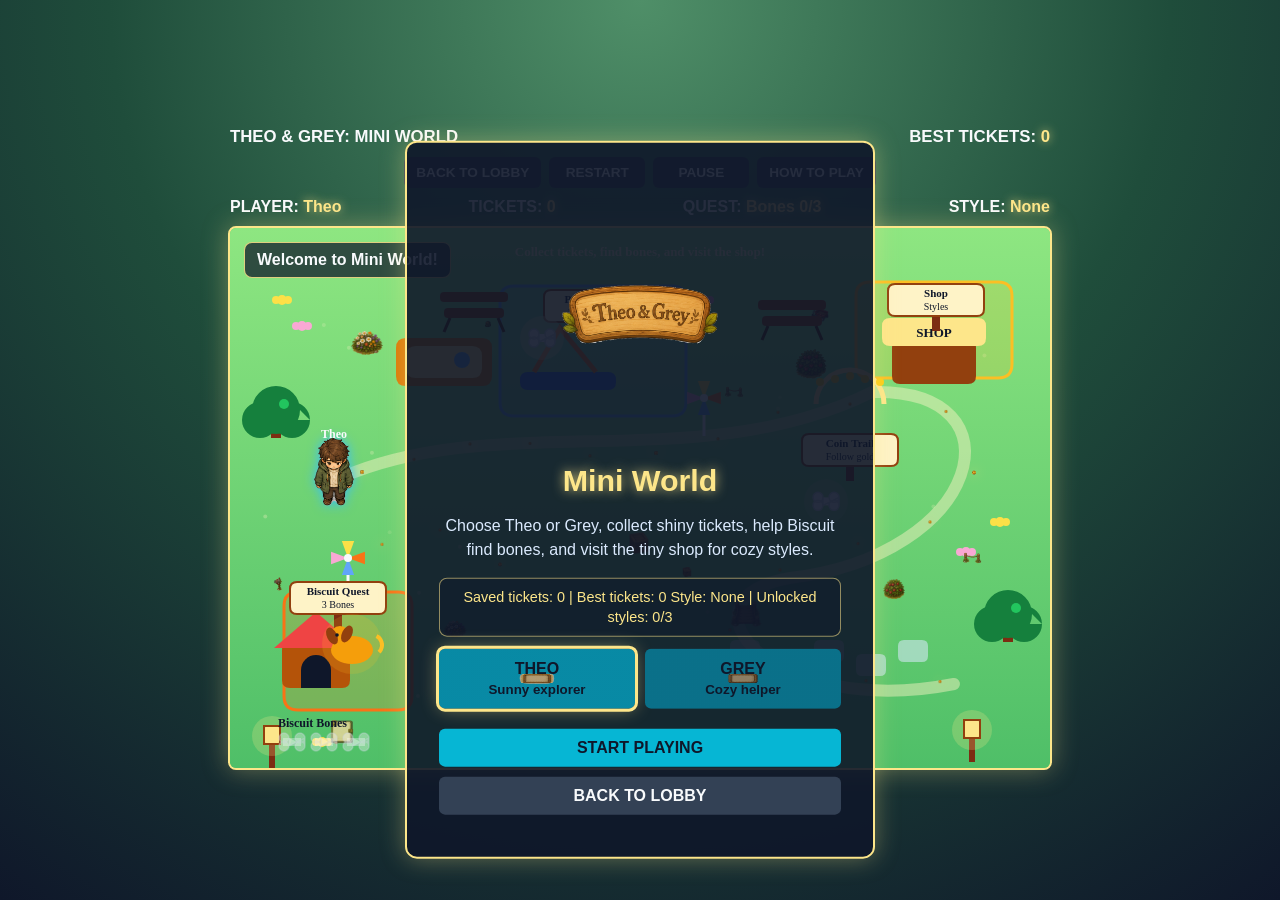
<file: games/mini-world/index.html>
<!DOCTYPE html>
<html lang="en">
<head>
    <meta charset="UTF-8">
    <meta name="viewport" content="width=device-width, initial-scale=1.0">
    <title>Theo & Grey: Mini World</title>
    <link rel="stylesheet" href="../../src/styles/base.css">
    <link rel="stylesheet" href="../../src/styles/game-shell.css">
    <link rel="stylesheet" href="../../src/styles/mobile-controls.css">
    <style>
        .game-page {
            background: radial-gradient(circle at top, #4f8f68 0%, #1f4d3b 48%, #0f172a 100%);
        }

        .game-page .header,
        .game-page .arcade-controls,
        #world-status {
            width: 820px;
        }

        .game-page .header {
            font-size: 1.05rem;
            gap: 16px;
        }

        #world-status {
            display: flex;
            justify-content: space-between;
            gap: 10px;
            margin-bottom: 10px;
            color: #f8fafc;
            font-weight: bold;
        }

        .mini-stat {
            color: #fde68a;
            text-shadow: 0 0 10px rgba(253, 230, 138, 0.75);
        }

        .game-page canvas {
            background: #77c970;
            border-color: #fde68a;
            box-shadow: 0 0 26px rgba(253, 230, 138, 0.35);
        }

        .mini-overlay {
            width: min(470px, 90vw);
            border: 2px solid #fde68a;
            box-shadow: 0 0 24px rgba(253, 230, 138, 0.35);
        }

        .mini-overlay h2 {
            color: #fde68a;
            text-shadow: 0 0 12px rgba(253, 230, 138, 0.8);
            font-size: 1.9rem;
        }

        .mini-title-art {
            width: min(280px, 84%);
            height: auto;
            display: block;
            margin: 0 auto 0.5rem;
            object-fit: contain;
            pointer-events: none;
        }

        .mini-copy,
        #shop-copy {
            color: #dbeafe;
            line-height: 1.5;
            margin-bottom: 1rem;
            white-space: pre-line;
        }

        .mini-save-summary {
            padding: 8px 10px;
            margin-bottom: 12px;
            border: 1px solid rgba(253, 230, 138, 0.55);
            border-radius: 8px;
            background: rgba(15, 23, 42, 0.45);
            color: #fde68a;
            font-size: 0.9rem;
            line-height: 1.45;
        }

        .character-buttons,
        .shop-buttons {
            display: grid;
            gap: 10px;
            margin-bottom: 10px;
        }

        .character-buttons {
            grid-template-columns: 1fr 1fr;
        }

        .character-buttons button,
        .shop-buttons button {
            min-height: 48px;
            line-height: 1.25;
            background-image: linear-gradient(rgba(15, 23, 42, 0.44), rgba(15, 23, 42, 0.44)), url("slot_not_selected.png");
            background-size: 100% 100%;
            background-position: center;
        }

        .character-buttons button.selected,
        .shop-buttons button.equipped {
            outline: 3px solid #fde68a;
            box-shadow: 0 0 18px rgba(253, 230, 138, 0.45);
            background-image: linear-gradient(rgba(15, 23, 42, 0.28), rgba(15, 23, 42, 0.28)), url("slot_selected.png");
        }

        .shop-buttons button.locked {
            background: #475569;
            color: #e2e8f0;
        }

        #toast-message {
            position: absolute;
            left: 16px;
            top: 16px;
            max-width: 310px;
            padding: 8px 12px;
            border: 1px solid rgba(253, 230, 138, 0.85);
            border-radius: 8px;
            background: rgba(15, 23, 42, 0.74);
            color: #f8fafc;
            font-weight: bold;
            opacity: 0;
            transition: opacity 0.2s ease;
            pointer-events: none;
        }

        #toast-message.visible {
            opacity: 1;
        }

        @media (max-width: 900px), (pointer: coarse), (hover: none) {
            .game-page .header,
            .game-page .arcade-controls,
            #world-status {
                width: min(96vw, 820px);
            }

            .game-page .header,
            #world-status {
                flex-wrap: wrap;
                font-size: 0.88rem;
            }

            .mini-overlay {
                padding: 1.25rem;
            }

            .character-buttons {
                grid-template-columns: 1fr;
            }

            .mobile-control-btn {
                min-width: 70px;
                min-height: 70px;
                font-size: 1rem;
            }
        }
    </style>
</head>
<body class="game-page">
    <div class="header">
        <span>THEO & GREY: MINI WORLD</span>
        <span>BEST TICKETS: <span id="best-display" class="mini-stat">0</span></span>
    </div>

    <div id="world-status">
        <span>PLAYER: <span id="player-display" class="mini-stat">Theo</span></span>
        <span>TICKETS: <span id="ticket-display" class="mini-stat">0</span></span>
        <span>QUEST: <span id="quest-display" class="mini-stat">Find Biscuit</span></span>
        <span>STYLE: <span id="cosmetic-display" class="mini-stat">None</span></span>
    </div>

    <div id="game-container">
        <canvas id="gameCanvas" width="820" height="540"></canvas>
        <div id="toast-message"></div>

        <div id="start-screen" class="screen-overlay mini-overlay">
            <img class="mini-title-art" src="title_banner.png" alt="" aria-hidden="true">
            <h2>Mini World</h2>
            <div class="mini-copy">Choose Theo or Grey, collect shiny tickets, help Biscuit find bones, and visit the tiny shop for cozy styles.</div>
            <div id="start-summary" class="mini-save-summary"></div>
            <div class="character-buttons">
                <button id="theo-select" type="button" onclick="selectCharacter('Theo')">THEO<br><small>Sunny explorer</small></button>
                <button id="grey-select" type="button" onclick="selectCharacter('Grey')">GREY<br><small>Cozy helper</small></button>
            </div>
            <button type="button" onclick="startGame()">START PLAYING</button>
            <button type="button" class="lobby-btn" onclick="window.location.href='../../index.html'">BACK TO LOBBY</button>
        </div>

        <div id="shop-screen" class="screen-overlay mini-overlay">
            <img class="mini-title-art" src="title_banner.png" alt="" aria-hidden="true">
            <h2>Tiny Shop</h2>
            <div id="shop-copy"></div>
            <div class="shop-buttons" id="shop-buttons"></div>
            <button type="button" class="lobby-btn" onclick="closeShop()">KEEP PLAYING</button>
        </div>
    </div>

    <script src="../../src/arcade/storage.js"></script>
    <script src="../../src/arcade/controls.js"></script>
    <script src="../../src/arcade/mobileControls.js"></script>
    <script>
        const canvas = document.getElementById("gameCanvas");
        const ctx = canvas.getContext("2d");
        const startScreen = document.getElementById("start-screen");
        const shopScreen = document.getElementById("shop-screen");
        const startSummary = document.getElementById("start-summary");
        const shopCopy = document.getElementById("shop-copy");
        const shopButtons = document.getElementById("shop-buttons");
        const toastMessage = document.getElementById("toast-message");
        const bestDisplay = document.getElementById("best-display");
        const playerDisplay = document.getElementById("player-display");
        const ticketDisplay = document.getElementById("ticket-display");
        const questDisplay = document.getElementById("quest-display");
        const cosmeticDisplay = document.getElementById("cosmetic-display");
        const theoSelectButton = document.getElementById("theo-select");
        const greySelectButton = document.getElementById("grey-select");

        const progressKey = "arcade.progress.mini-world";
        const keys = {};
        const MINI_ASSETS = {
            characters: {
                Theo: {
                    idle: {
                        down: ["Theo Idle/Theo_idle_down.png"],
                        up: ["Theo Idle/Theo_idle_up.png"],
                        side: ["Theo Idle/Theo_idle_left-right.png"]
                    },
                    walk: {
                        down: ["Theo Walk/Theo_walk_down_1.png", "Theo Walk/Theo_walk_down_2.png"],
                        up: ["Theo Walk/Theo_walk_up_1.png", "Theo Walk/Theo_walk_up_2.png"],
                        side: ["Theo Walk/Theo_walk_left-right_1.png", "Theo Walk/Theo_walk_left-right_2.png"]
                    }
                },
                Grey: {
                    idle: {
                        down: ["Grey Idle/Grey_idle_down.png"],
                        up: ["Grey Idle/Grey_idle_up.png"],
                        side: ["Grey Idle/Grey_idle_left-right.png"]
                    },
                    walk: {
                        down: ["Grey Walk/Grey_walk_down_1.png", "Grey Walk/Grey_walk_down_2.png", "Grey Walk/Grey_walk_down_3.png", "Grey Walk/Grey_walk_down_4.png"],
                        up: ["Grey Walk/Grey_walk_up_1.png", "Grey Walk/Grey_walk_up_2.png", "Grey Walk/Grey_walk_up_3.png", "Grey Walk/Grey_walk_up_4.png"],
                        side: ["Grey Walk/Grey_walk_left-right_1.png", "Grey Walk/Grey_walk_left-right_2.png", "Grey Walk/Grey_walk_left-right_3.png", "Grey Walk/Grey_walk_left-right_4.png"]
                    }
                }
            },
            props: {
                backpack: "backpack.png",
                bridge: "bridge_1.png",
                coin: "coin.png",
                flowerBush: "flower_bush_1.png",
                heart: "heart.png",
                key: "key.png",
                mailbox: "mailbox.png",
                mapIcon: "map_icon.png",
                questNotebook: "quest_notebook.png",
                ropeFence: "rope_fence.png",
                star: "star.png",
                strawberryBush: "strawberry_bush.png",
                wagon: "wagon.png",
                woodenBox: "wooden_box.png"
            },
            ui: {
                titleBanner: "title_banner.png",
                dialogueBox: "dialogue_box.png",
                slotSelected: "slot_selected.png",
                slotNotSelected: "slot_not_selected.png",
                inventory: "inventory_with_empty_slots.png",
                pauseMenu: "pause_menu_empty_buttons.png"
            }
        };
        const loadedImages = {};
        const coins = [];
        const bones = [];
        const effects = [];
        const sparkleDots = [];
        const shopItems = [
            { id: "redHat", label: "Red Hat", cost: 25 },
            { id: "blueTrail", label: "Blue Trail", cost: 40 },
            { id: "lanternGlow", label: "Lantern Glow", cost: 55 }
        ];
        const walls = [
            { x: 88, y: 88, w: 98, h: 54 },
            { x: 520, y: 110, w: 122, h: 52 },
            { x: 190, y: 372, w: 70, h: 58 },
            { x: 622, y: 332, w: 84, h: 58 },
            { x: 390, y: 260, w: 38, h: 110 },
            { x: 438, y: 318, w: 38, h: 52 }
        ];
        const zones = {
            shop: { x: 626, y: 54, w: 156, h: 96 },
            biscuit: { x: 54, y: 364, w: 128, h: 118 },
            playground: { x: 270, y: 58, w: 186, h: 130 },
            obby: { x: 500, y: 412, w: 220, h: 58 }
        };
        const cozyDecorations = [
            { type: "tree", x: 46, y: 174 },
            { type: "tree", x: 778, y: 378 },
            { type: "bench", x: 244, y: 64 },
            { type: "bench", x: 562, y: 72 },
            { type: "pinwheel", x: 474, y: 170 },
            { type: "pinwheel", x: 118, y: 330 },
            { type: "lantern", x: 742, y: 506 },
            { type: "lantern", x: 42, y: 512 }
        ];

        let player;
        let progress;
        let selectedCharacter = "Theo";
        let selectedCosmetic = "None";
        let isPaused = false;
        let gameStarted = false;
        let animationId;
        let lastTime = 0;
        let toastTimer = 0;
        let questComplete = false;
        let bonesReturned = false;
        let wasInShopZone = false;

        document.addEventListener("keydown", event => keys[event.code] = true);
        document.addEventListener("keyup", event => keys[event.code] = false);

        function preloadMiniWorldAssets() {
            const paths = new Set();
            Object.values(MINI_ASSETS.characters).forEach(character => {
                Object.values(character.idle).flat().forEach(path => paths.add(path));
                Object.values(character.walk).flat().forEach(path => paths.add(path));
            });
            Object.values(MINI_ASSETS.props).forEach(path => paths.add(path));
            Object.values(MINI_ASSETS.ui).forEach(path => paths.add(path));

            return Promise.all(Array.from(paths).map(path => new Promise(resolve => {
                const image = new Image();
                image.onload = () => {
                    loadedImages[path] = image;
                    resolve({ path, ok: true });
                };
                image.onerror = () => {
                    console.warn(`[Mini World] Missing art asset: ${path}`);
                    resolve({ path, ok: false });
                };
                image.src = path;
            }))).then(results => {
                const missing = results.filter(result => !result.ok).length;
                if (missing) console.warn(`[Mini World] ${missing} art assets failed to load; canvas fallbacks remain active.`);
                return results;
            });
        }

        function getImage(path) {
            return loadedImages[path] || null;
        }

        function defaultProgress() {
            return {
                totalTickets: 0,
                bestTickets: 0,
                selectedCharacter: "Theo",
                selectedCosmetic: "None",
                unlockedCosmetics: []
            };
        }

        function readProgress() {
            try {
                const saved = Object.assign(defaultProgress(), JSON.parse(localStorage.getItem(progressKey)) || {});
                if (!Array.isArray(saved.unlockedCosmetics)) saved.unlockedCosmetics = [];
                return saved;
            } catch (error) {
                return defaultProgress();
            }
        }

        function saveProgress() {
            try {
                localStorage.setItem(progressKey, JSON.stringify(progress));
            } catch (error) {
                // Progress is optional when browser storage is restricted.
            }
        }

        function selectCharacter(name) {
            selectedCharacter = name;
            if (progress) {
                progress.selectedCharacter = name;
                saveProgress();
            }
            if (player) {
                player.name = name;
                player.animTime = 0;
                player.moving = false;
            }
            showToast(`${name} is ready!`);
            updateHud();
            updateStartSummary();
            draw();
        }

        function startGame() {
            if (animationId) cancelAnimationFrame(animationId);
            progress = readProgress();
            selectedCharacter = progress.selectedCharacter || selectedCharacter;
            selectedCosmetic = progress.selectedCosmetic || "None";
            setupWorld();
            gameStarted = true;
            isPaused = false;
            startScreen.style.display = "none";
            shopScreen.style.display = "none";
            lastTime = performance.now();
            animationId = requestAnimationFrame(gameLoop);
        }

        function setupWorld() {
            player = {
                name: selectedCharacter,
                x: 104,
                y: 252,
                radius: 17,
                speed: 3.9,
                direction: "down",
                facing: "right",
                moving: false,
                animTime: 0
            };
            coins.length = 0;
            bones.length = 0;
            effects.length = 0;
            sparkleDots.length = 0;
            questComplete = false;
            bonesReturned = false;
            wasInShopZone = false;
            createCoinTrail();
            createBones();
            createSparkleDots();
            updateHud();
            updateStartSummary();
            showToast("Welcome to Mini World!");
        }

        function createCoinTrail() {
            const trail = [
                [132, 246], [184, 230], [240, 216], [300, 214], [360, 226], [426, 224],
                [488, 212], [548, 186], [620, 176], [716, 184], [744, 244], [700, 292],
                [628, 314], [550, 344], [500, 402], [562, 452], [636, 452], [710, 452],
                [446, 448], [340, 430], [270, 336], [210, 300], [152, 316]
            ];
            trail.forEach((point, index) => {
                coins.push({
                    x: point[0],
                    y: point[1],
                    radius: index % 5 === 0 ? 12 : 9,
                    value: index % 5 === 0 ? 5 : 2,
                    collected: false,
                    bob: Math.random() * Math.PI * 2
                });
            });
        }

        function createBones() {
            [[312, 112], [596, 272], [256, 458]].forEach(point => {
                bones.push({ x: point[0], y: point[1], radius: 12, collected: false, bob: Math.random() * Math.PI * 2 });
            });
        }

        function createSparkleDots() {
            for (let i = 0; i < 26; i++) {
                sparkleDots.push({
                    x: randomRange(28, canvas.width - 28),
                    y: randomRange(28, canvas.height - 28),
                    twinkle: Math.random() * Math.PI * 2
                });
            }
        }

        function gameLoop(timestamp) {
            const dt = Math.min(2, (timestamp - lastTime) / 16.67);
            lastTime = timestamp;
            update(dt);
            draw();
            animationId = requestAnimationFrame(gameLoop);
        }

        function update(dt) {
            if (!gameStarted || isPaused || shopScreen.style.display === "block") return;
            movePlayer(dt);
            updatePlayerAnimation(dt);
            collectItems();
            updateEffects(dt);
            updateToast(dt);
        }

        function movePlayer(dt) {
            let dx = 0;
            let dy = 0;
            if (keys.ArrowLeft || keys.KeyA) dx -= 1;
            if (keys.ArrowRight || keys.KeyD) dx += 1;
            if (keys.ArrowUp || keys.KeyW) dy -= 1;
            if (keys.ArrowDown || keys.KeyS) dy += 1;
            player.moving = dx !== 0 || dy !== 0;
            if (!player.moving) return;

            const length = Math.hypot(dx, dy);
            dx /= length;
            dy /= length;
            updatePlayerDirection(dx, dy);

            const nextX = clamp(player.x + dx * player.speed * dt, player.radius, canvas.width - player.radius);
            const nextY = clamp(player.y + dy * player.speed * dt, player.radius, canvas.height - player.radius);

            if (!hitsWall(nextX, player.y, player.radius)) player.x = nextX;
            if (!hitsWall(player.x, nextY, player.radius)) player.y = nextY;
        }

        function updatePlayerDirection(dx, dy) {
            if (Math.abs(dx) > Math.abs(dy)) {
                player.direction = "side";
                player.facing = dx < 0 ? "left" : "right";
            } else if (dy < 0) {
                player.direction = "up";
            } else {
                player.direction = "down";
            }
        }

        function updatePlayerAnimation(dt) {
            if (!player) return;
            if (player.moving) player.animTime += dt * 16.67;
            else player.animTime = Math.min(player.animTime + dt * 16.67, 240);
        }

        function collectItems() {
            coins.forEach(coin => {
                if (coin.collected || getDist(player.x, player.y, coin.x, coin.y) > player.radius + coin.radius) return;
                coin.collected = true;
                addTickets(coin.value);
                addTextEffect(coin.x, coin.y, "#fde68a", `+${coin.value} tickets`);
                addSparkleBurst(coin.x, coin.y, "#fde68a", 6);
                showToast("Shiny tickets!");
            });

            bones.forEach(bone => {
                if (bone.collected || getDist(player.x, player.y, bone.x, bone.y) > player.radius + bone.radius + 2) return;
                bone.collected = true;
                addTickets(3);
                addTextEffect(bone.x, bone.y, "#f8fafc", "+bone");
                addSparkleBurst(bone.x, bone.y, "#f8fafc", 10);
                showToast("Biscuit bone found!");
            });

            if (!bonesReturned && bones.every(bone => bone.collected) && pointInRect(player.x, player.y, zones.biscuit)) {
                bonesReturned = true;
                questComplete = true;
                addTickets(30);
                addTextEffect(player.x, player.y - 24, "#fbbf24", "Quest complete! +30");
                addQuestCelebration();
                showToast("Biscuit says thank you!");
            }

            const inShopZone = pointInRect(player.x, player.y, zones.shop);
            if (inShopZone && !wasInShopZone) {
                openShop();
            }
            wasInShopZone = inShopZone;
        }

        function addTickets(amount) {
            progress.totalTickets += amount;
            progress.bestTickets = Math.max(progress.bestTickets || 0, progress.totalTickets);
            window.ArcadeStorage.setHighScore("mini-world", progress.bestTickets);
            saveProgress();
            updateHud();
        }

        function openShop() {
            if (shopScreen.style.display === "block") return;
            shopScreen.style.display = "block";
            renderShop();
        }

        function closeShop() {
            shopScreen.style.display = "none";
            lastTime = performance.now();
        }

        function renderShop() {
            const unlocked = progress.unlockedCosmetics || [];
            shopCopy.textContent = `Tickets: ${progress.totalTickets}\nCurrent style: ${selectedCosmetic || "None"}\nUnlock a style, then wear it while you explore.`;
            shopButtons.innerHTML = "";
            shopItems.forEach(item => {
                const button = document.createElement("button");
                const owned = unlocked.includes(item.id);
                const equipped = selectedCosmetic === item.label;
                button.type = "button";
                button.className = equipped ? "equipped" : (!owned && progress.totalTickets < item.cost ? "locked" : "");
                button.textContent = equipped ? `${item.label} equipped` : owned ? `Wear ${item.label}` : `Unlock ${item.label} - ${item.cost} tickets`;
                button.addEventListener("click", () => {
                    if (!owned && progress.totalTickets < item.cost) {
                        showToast("Need more tickets!");
                        return;
                    }
                    if (!owned) {
                        progress.totalTickets -= item.cost;
                        progress.unlockedCosmetics.push(item.id);
                    }
                    progress.selectedCosmetic = item.label;
                    selectedCosmetic = item.label;
                    saveProgress();
                    renderShop();
                    updateHud();
                    updateStartSummary();
                    showToast(`${item.label} equipped!`);
                });
                shopButtons.appendChild(button);
            });

            const noneButton = document.createElement("button");
            noneButton.type = "button";
            noneButton.className = selectedCosmetic === "None" ? "equipped" : "";
            noneButton.textContent = selectedCosmetic === "None" ? "No cosmetic equipped" : "Wear No Cosmetic";
            noneButton.addEventListener("click", () => {
                progress.selectedCosmetic = "None";
                selectedCosmetic = "None";
                saveProgress();
                renderShop();
                updateHud();
                updateStartSummary();
            });
            shopButtons.appendChild(noneButton);
        }

        function updateHud() {
            if (!progress) progress = readProgress();
            playerDisplay.innerText = selectedCharacter;
            ticketDisplay.innerText = progress.totalTickets || 0;
            bestDisplay.innerText = window.ArcadeStorage.getHighScore("mini-world");
            cosmeticDisplay.innerText = selectedCosmetic || "None";
            const found = bones.filter(bone => bone.collected).length;
            if (bonesReturned) questDisplay.innerText = "Complete!";
            else if (found === 3) questDisplay.innerText = "Return to Biscuit";
            else questDisplay.innerText = `Bones ${found}/3`;
            if (theoSelectButton && greySelectButton) {
                theoSelectButton.classList.toggle("selected", selectedCharacter === "Theo");
                greySelectButton.classList.toggle("selected", selectedCharacter === "Grey");
            }
        }

        function updateStartSummary() {
            if (!startSummary || !progress) return;
            const unlockCount = progress.unlockedCosmetics.length;
            startSummary.textContent = `Saved tickets: ${progress.totalTickets || 0} | Best tickets: ${window.ArcadeStorage.getHighScore("mini-world")}\nStyle: ${selectedCosmetic || "None"} | Unlocked styles: ${unlockCount}/3`;
        }

        function updateEffects(dt) {
            for (let i = effects.length - 1; i >= 0; i--) {
                const effect = effects[i];
                effect.life -= dt;
                if (effect.type === "text") effect.y -= 0.45 * dt;
                if (effect.type === "sparkle") {
                    effect.x += effect.vx * dt;
                    effect.y += effect.vy * dt;
                    effect.vy += 0.01 * dt;
                }
                if (effect.type === "ring") {
                    effect.radius += 0.7 * dt;
                }
                if (effect.life <= 0) effects.splice(i, 1);
            }
        }

        function showToast(message) {
            toastMessage.textContent = message;
            toastMessage.classList.add("visible");
            toastTimer = 120;
        }

        function updateToast(dt) {
            if (toastTimer <= 0) return;
            toastTimer -= dt;
            if (toastTimer <= 0) toastMessage.classList.remove("visible");
        }

        function addTextEffect(x, y, color, text) {
            effects.push({ type: "text", x, y, color, text, life: 58 });
        }

        function addSparkleBurst(x, y, color, count) {
            for (let i = 0; i < count; i++) {
                const angle = Math.PI * 2 * i / count;
                const speed = randomRange(0.7, 1.8);
                effects.push({
                    type: "sparkle",
                    x,
                    y,
                    vx: Math.cos(angle) * speed,
                    vy: Math.sin(angle) * speed,
                    radius: randomRange(2, 4),
                    color,
                    life: randomRange(28, 44)
                });
            }
        }

        function addQuestCelebration() {
            const x = zones.biscuit.x + 68;
            const y = zones.biscuit.y + 52;
            effects.push({ type: "ring", x, y, radius: 18, color: "#fde68a", life: 70 });
            addSparkleBurst(x, y, "#fde68a", 22);
            addSparkleBurst(player.x, player.y, "#f9a8d4", 16);
        }

        function restartGame() {
            startGame();
        }

        function randomRange(min, max) {
            return min + Math.random() * (max - min);
        }

        function clamp(value, min, max) {
            return Math.max(min, Math.min(max, value));
        }

        function getDist(x1, y1, x2, y2) {
            return Math.hypot(x2 - x1, y2 - y1);
        }

        function pointInRect(x, y, rect) {
            return x >= rect.x && x <= rect.x + rect.w && y >= rect.y && y <= rect.y + rect.h;
        }

        function hitsWall(x, y, radius) {
            return walls.some(rect => circleRectCollide(x, y, radius, rect));
        }

        function circleRectCollide(x, y, radius, rect) {
            const nearestX = clamp(x, rect.x, rect.x + rect.w);
            const nearestY = clamp(y, rect.y, rect.y + rect.h);
            return getDist(x, y, nearestX, nearestY) < radius;
        }

        function draw() {
            drawMap();
            drawCoins();
            drawBones();
            drawBiscuit();
            drawPlayer();
            drawEffects();
        }

        function drawMap() {
            const grass = ctx.createLinearGradient(0, 0, 0, canvas.height);
            grass.addColorStop(0, "#8ee681");
            grass.addColorStop(1, "#4fbf68");
            ctx.fillStyle = grass;
            ctx.fillRect(0, 0, canvas.width, canvas.height);
            drawSparkles();
            drawZone(zones.playground, "#60a5fa", "PLAYGROUND");
            drawZone(zones.shop, "#fbbf24", "TINY SHOP");
            drawZone(zones.biscuit, "#f97316", "BISCUIT");
            drawObbyPath();
            drawCoinPath();
            drawWalls();
            drawDecorations();
            drawAreaSigns();
            drawQuestBoard();
            drawCosmeticPreview();
        }

        function drawZone(zone, color, label) {
            ctx.save();
            ctx.fillStyle = color + "33";
            ctx.strokeStyle = color;
            ctx.lineWidth = 3;
            roundedRect(zone.x, zone.y, zone.w, zone.h, 14, true, true);
            ctx.fillStyle = "#0f172a";
            ctx.font = "bold 13px Segoe UI";
            ctx.textAlign = "center";
            ctx.fillText(label, zone.x + zone.w / 2, zone.y + 22);
            ctx.restore();
        }

        function drawObbyPath() {
            ctx.save();
            ctx.fillStyle = "rgba(219, 234, 254, 0.55)";
            for (let i = 0; i < 5; i++) {
                roundedRect(zones.obby.x + i * 42, zones.obby.y + (i % 2) * 14, 30, 22, 6, true, false);
            }
            ctx.restore();
        }

        function drawCoinPath() {
            ctx.save();
            ctx.strokeStyle = "rgba(254, 243, 199, 0.45)";
            ctx.lineWidth = 12;
            ctx.lineCap = "round";
            ctx.beginPath();
            ctx.moveTo(110, 250);
            ctx.bezierCurveTo(270, 180, 470, 250, 642, 164);
            ctx.bezierCurveTo(796, 160, 752, 328, 560, 350);
            ctx.bezierCurveTo(440, 370, 540, 492, 724, 456);
            ctx.stroke();
            ctx.restore();
        }

        function drawWalls() {
            walls.forEach((wall, index) => {
                if (index < 4) {
                    const prop = index % 2 === 0 ? MINI_ASSETS.props.flowerBush : MINI_ASSETS.props.strawberryBush;
                    if (!drawProp(prop, wall.x + wall.w / 2, wall.y + wall.h / 2, Math.max(wall.w, wall.h) * 1.12)) drawBush(wall);
                } else {
                    if (!drawProp(MINI_ASSETS.props.woodenBox, wall.x + wall.w / 2, wall.y + wall.h / 2, Math.max(wall.w, wall.h) * 1.1)) drawToyBlocks(wall);
                }
            });
        }

        function drawDecorations() {
            drawProp(MINI_ASSETS.props.bridge, 516, 386, 98, { alpha: 0.9 });
            drawProp(MINI_ASSETS.props.mailbox, 48, 356, 50);
            drawProp(MINI_ASSETS.props.wagon, 590, 86, 62);
            drawProp(MINI_ASSETS.props.backpack, 258, 96, 42);
            drawCozyDecorations();
            drawDoghouse(86, 414);
            drawShopStand(704, 102);
            drawSlide(338, 120);
            drawFlowers();
            ctx.fillStyle = "#fef3c7";
            ctx.font = "bold 13px Segoe UI";
            ctx.textAlign = "center";
            ctx.fillText("Collect tickets, find bones, and visit the shop!", canvas.width / 2, 28);
        }

        function drawCozyDecorations() {
            cozyDecorations.forEach(item => {
                if (item.type === "tree") drawTree(item.x, item.y);
                if (item.type === "bench") drawBench(item.x, item.y);
                if (item.type === "pinwheel") drawPinwheel(item.x, item.y);
                if (item.type === "lantern") drawYardLantern(item.x, item.y);
            });
            drawSandbox(214, 134);
            drawTicketArch(620, 176);
        }

        function drawAreaSigns() {
            drawSign(706, 56, "Shop", "Styles");
            drawSign(108, 354, "Biscuit Quest", "3 Bones");
            drawSign(362, 62, "Playground", "Hop + Slide");
            drawSign(620, 206, "Coin Trail", "Follow gold");
            drawProp(MINI_ASSETS.props.ropeFence, 504, 164, 76, { alpha: 0.85 });
            drawProp(MINI_ASSETS.props.ropeFence, 742, 330, 76, { alpha: 0.85 });
        }

        function drawSign(x, y, title, subtitle) {
            ctx.save();
            ctx.fillStyle = "#7c2d12";
            ctx.fillRect(x - 4, y + 22, 8, 25);
            ctx.fillStyle = "#fef3c7";
            ctx.strokeStyle = "#92400e";
            ctx.lineWidth = 2;
            roundedRect(x - 48, y, 96, 32, 7, true, true);
            ctx.fillStyle = "#0f172a";
            ctx.font = "bold 11px Segoe UI";
            ctx.textAlign = "center";
            ctx.fillText(title, x, y + 13);
            ctx.font = "10px Segoe UI";
            ctx.fillText(subtitle, x, y + 26);
            ctx.restore();
        }

        function drawQuestBoard() {
            const found = bones.filter(bone => bone.collected).length;
            ctx.save();
            if (drawProp(MINI_ASSETS.props.questNotebook, 112, 504, 82, { alpha: 0.78 })) {
                ctx.fillStyle = "#0f172a";
            } else {
                ctx.fillStyle = bonesReturned ? "rgba(253, 230, 138, 0.45)" : "rgba(15, 23, 42, 0.38)";
                ctx.strokeStyle = bonesReturned ? "#fde68a" : "#f97316";
                ctx.lineWidth = 2;
                roundedRect(34, 482, 156, 42, 10, true, true);
                ctx.fillStyle = "#f8fafc";
            }
            ctx.font = "bold 12px Segoe UI";
            ctx.textAlign = "left";
            ctx.fillText(bonesReturned ? "Quest Complete!" : "Biscuit Bones", 48, 499);
            for (let i = 0; i < 3; i++) {
                ctx.globalAlpha = i < found ? 1 : 0.35;
                drawBone(62 + i * 32, 514);
            }
            ctx.globalAlpha = 1;
            ctx.restore();
        }

        function drawCosmeticPreview() {
            if (!progress || !progress.unlockedCosmetics.length) return;
            ctx.save();
            ctx.fillStyle = "rgba(15, 23, 42, 0.34)";
            ctx.strokeStyle = "#fde68a";
            ctx.lineWidth = 2;
            roundedRect(650, 152, 132, 54, 10, true, true);
            ctx.fillStyle = "#fef3c7";
            ctx.font = "bold 11px Segoe UI";
            ctx.textAlign = "center";
            ctx.fillText("Style Preview", 716, 168);
            if (progress.unlockedCosmetics.includes("redHat")) drawMiniHat(684, 188);
            if (progress.unlockedCosmetics.includes("blueTrail")) drawMiniTrail(716, 188);
            if (progress.unlockedCosmetics.includes("lanternGlow")) drawMiniGlow(750, 188);
            ctx.restore();
        }

        function drawSparkles() {
            sparkleDots.forEach(dot => {
                dot.twinkle += 0.02;
                ctx.globalAlpha = 0.22 + Math.sin(dot.twinkle) * 0.12;
                ctx.fillStyle = "#fef3c7";
                ctx.beginPath();
                ctx.arc(dot.x, dot.y, 2, 0, Math.PI * 2);
                ctx.fill();
            });
            ctx.globalAlpha = 1;
        }

        function drawCoins() {
            coins.forEach(coin => {
                if (coin.collected) return;
                coin.bob += 0.04;
                const y = coin.y + Math.sin(coin.bob) * 2;
                ctx.save();
                ctx.shadowBlur = 12;
                ctx.shadowColor = "#fde68a";
                if (drawProp(MINI_ASSETS.props.coin, coin.x, y, coin.radius * 3.1)) {
                    ctx.restore();
                    return;
                }
                ctx.fillStyle = "#facc15";
                ctx.beginPath();
                ctx.arc(coin.x, y, coin.radius, 0, Math.PI * 2);
                ctx.fill();
                ctx.fillStyle = "#fff7ad";
                ctx.beginPath();
                ctx.arc(coin.x - 3, y - 3, coin.radius * 0.28, 0, Math.PI * 2);
                ctx.fill();
                ctx.restore();
            });
        }

        function drawBones() {
            bones.forEach(bone => {
                if (bone.collected) return;
                bone.bob += 0.04;
                const y = bone.y + Math.sin(bone.bob) * 2;
                ctx.save();
                ctx.globalAlpha = 0.35 + Math.sin(bone.bob * 2) * 0.15;
                ctx.fillStyle = "#fef3c7";
                ctx.beginPath();
                ctx.arc(bone.x, y, 22, 0, Math.PI * 2);
                ctx.fill();
                ctx.restore();
                drawBone(bone.x, y);
            });
        }

        function drawBiscuit() {
            const x = zones.biscuit.x + 68;
            const y = zones.biscuit.y + 52;
            ctx.save();
            ctx.fillStyle = bonesReturned ? "rgba(254, 243, 199, 0.32)" : "rgba(251, 191, 36, 0.16)";
            ctx.beginPath();
            ctx.arc(x, y, 30, 0, Math.PI * 2);
            ctx.fill();
            ctx.fillStyle = "#f59e0b";
            ctx.beginPath();
            ctx.ellipse(x, y + 6, 21, 14, 0, 0, Math.PI * 2);
            ctx.arc(x - 12, y - 8, 10, 0, Math.PI * 2);
            ctx.fill();
            ctx.fillStyle = "#92400e";
            ctx.beginPath();
            ctx.ellipse(x - 20, y - 8, 5, 9, -0.45, 0, Math.PI * 2);
            ctx.ellipse(x - 5, y - 10, 5, 9, 0.45, 0, Math.PI * 2);
            ctx.fill();
            ctx.strokeStyle = "#fbbf24";
            ctx.lineWidth = 4;
            ctx.beginPath();
            ctx.arc(x + 20, y + 1, 10, -1.1, 0.8);
            ctx.stroke();
            ctx.fillStyle = "#0f172a";
            ctx.beginPath();
            ctx.arc(x - 15, y - 9, 1.8, 0, Math.PI * 2);
            ctx.fill();
            ctx.restore();
        }

        function getPlayerFrame() {
            if (!player) return null;
            const set = MINI_ASSETS.characters[player.name] || MINI_ASSETS.characters.Theo;
            const state = player.moving ? "walk" : "idle";
            const direction = player.direction || "down";
            const frames = set[state][direction] || set[state].side || set[state].down;
            if (!frames || !frames.length) return null;
            const frameMs = player.moving ? 150 : 520;
            const index = player.moving ? Math.floor((player.animTime || 0) / frameMs) % frames.length : 0;
            return getImage(frames[index]) ? { image: getImage(frames[index]), direction } : null;
        }

        function drawImageCentered(image, x, y, targetHeight, options = {}) {
            if (!image) return false;
            const ratio = image.naturalWidth && image.naturalHeight ? image.naturalWidth / image.naturalHeight : 1;
            const width = targetHeight * ratio;
            ctx.save();
            if (options.flipX) {
                ctx.translate(x, y);
                ctx.scale(-1, 1);
                ctx.drawImage(image, -width / 2, -targetHeight / 2, width, targetHeight);
            } else {
                ctx.drawImage(image, x - width / 2, y - targetHeight / 2, width, targetHeight);
            }
            ctx.restore();
            return true;
        }

        function drawProp(path, x, y, size, options = {}) {
            const image = getImage(path);
            if (!image) return false;
            ctx.save();
            if (options.alpha !== undefined) ctx.globalAlpha = options.alpha;
            drawImageCentered(image, x, y, size, options);
            ctx.restore();
            return true;
        }

        function drawPlayer() {
            if (!player) return;
            const isGrey = player.name === "Grey";
            ctx.save();
            if (selectedCosmetic === "Blue Trail") {
                ctx.fillStyle = "rgba(96, 165, 250, 0.32)";
                ctx.beginPath();
                ctx.arc(player.x - 13, player.y + 12, 13, 0, Math.PI * 2);
                ctx.fill();
            }
            if (selectedCosmetic === "Lantern Glow") {
                ctx.fillStyle = "rgba(253, 230, 138, 0.22)";
                ctx.beginPath();
                ctx.arc(player.x, player.y, 34, 0, Math.PI * 2);
                ctx.fill();
            }
            const frame = getPlayerFrame();
            if (frame) {
                ctx.shadowBlur = 12;
                ctx.shadowColor = isGrey ? "#a78bfa" : "#38bdf8";
                drawImageCentered(frame.image, player.x, player.y - 8, isGrey ? 62 : 68, { flipX: frame.direction === "side" && player.facing === "left" });
                ctx.shadowBlur = 0;
                drawPlayerCosmeticOverlay();
                ctx.fillStyle = "#f8fafc";
                ctx.font = "bold 12px Segoe UI";
                ctx.textAlign = "center";
                ctx.fillText(player.name, player.x, player.y - 42);
                ctx.restore();
                return;
            }
            ctx.shadowBlur = 12;
            ctx.shadowColor = isGrey ? "#a78bfa" : "#38bdf8";
            ctx.fillStyle = isGrey ? "#a78bfa" : "#38bdf8";
            ctx.beginPath();
            ctx.arc(player.x, player.y + 5, 16, 0, Math.PI * 2);
            ctx.fill();
            ctx.fillStyle = isGrey ? "#ede9fe" : "#fde68a";
            ctx.beginPath();
            ctx.arc(player.x, player.y - 9, 13, 0, Math.PI * 2);
            ctx.fill();
            ctx.fillStyle = "#0f172a";
            ctx.beginPath();
            ctx.arc(player.x - 4, player.y - 11, 1.7, 0, Math.PI * 2);
            ctx.arc(player.x + 4, player.y - 11, 1.7, 0, Math.PI * 2);
            ctx.fill();
            ctx.strokeStyle = "#0f172a";
            ctx.lineWidth = 1.8;
            ctx.beginPath();
            ctx.arc(player.x, player.y - 7, 4.5, 0.2, Math.PI - 0.2);
            ctx.stroke();
            if (selectedCosmetic === "Red Hat") {
                ctx.fillStyle = "#ef4444";
                roundedRect(player.x - 12, player.y - 23, 24, 8, 4, true, false);
                ctx.fillRect(player.x + 5, player.y - 19, 14, 3);
            }
            ctx.shadowBlur = 0;
            ctx.fillStyle = "#f8fafc";
            ctx.font = "bold 12px Segoe UI";
            ctx.textAlign = "center";
            ctx.fillText(player.name, player.x, player.y - 28);
            ctx.restore();
        }

        function drawPlayerCosmeticOverlay() {
            if (selectedCosmetic === "Red Hat") {
                ctx.fillStyle = "#ef4444";
                roundedRect(player.x - 12, player.y - 42, 24, 8, 4, true, false);
                ctx.fillRect(player.x + 5, player.y - 38, 14, 3);
            }
        }

        function drawEffects() {
            effects.forEach(effect => {
                ctx.globalAlpha = Math.min(1, Math.max(0, effect.life / 54));
                ctx.fillStyle = effect.color;
                if (effect.type === "sparkle") {
                    ctx.beginPath();
                    ctx.arc(effect.x, effect.y, effect.radius, 0, Math.PI * 2);
                    ctx.fill();
                } else if (effect.type === "ring") {
                    ctx.strokeStyle = effect.color;
                    ctx.lineWidth = 3;
                    ctx.beginPath();
                    ctx.arc(effect.x, effect.y, effect.radius, 0, Math.PI * 2);
                    ctx.stroke();
                } else {
                    ctx.font = "bold 16px Segoe UI";
                    ctx.textAlign = "center";
                    ctx.fillText(effect.text, effect.x, effect.y);
                }
            });
            ctx.globalAlpha = 1;
        }

        function drawBush(rect) {
            ctx.save();
            ctx.fillStyle = "#166534";
            ctx.shadowBlur = 6;
            ctx.shadowColor = "rgba(22, 101, 52, 0.55)";
            ctx.beginPath();
            ctx.arc(rect.x + rect.w * 0.2, rect.y + rect.h * 0.6, rect.h * 0.42, 0, Math.PI * 2);
            ctx.arc(rect.x + rect.w * 0.5, rect.y + rect.h * 0.42, rect.h * 0.52, 0, Math.PI * 2);
            ctx.arc(rect.x + rect.w * 0.78, rect.y + rect.h * 0.62, rect.h * 0.4, 0, Math.PI * 2);
            ctx.fill();
            ctx.fillStyle = "#22c55e";
            ctx.beginPath();
            ctx.arc(rect.x + rect.w * 0.48, rect.y + rect.h * 0.36, 5, 0, Math.PI * 2);
            ctx.arc(rect.x + rect.w * 0.68, rect.y + rect.h * 0.6, 4, 0, Math.PI * 2);
            ctx.fill();
            ctx.restore();
        }

        function drawToyBlocks(rect) {
            ctx.save();
            const size = Math.min(38, rect.w);
            const blocks = [
                { x: rect.x, y: rect.y + 8, color: "#f97316", letter: "A" },
                { x: rect.x + 34, y: rect.y, color: "#60a5fa", letter: "B" },
                { x: rect.x + 16, y: rect.y + 38, color: "#f9a8d4", letter: "C" }
            ];
            blocks.forEach(block => {
                ctx.fillStyle = block.color;
                roundedRect(block.x, block.y, size, size, 6, true, false);
                ctx.fillStyle = "#0f172a";
                ctx.font = "bold 13px Segoe UI";
                ctx.textAlign = "center";
                ctx.fillText(block.letter, block.x + size / 2, block.y + size * 0.65);
            });
            ctx.restore();
        }

        function drawBone(x, y) {
            ctx.save();
            ctx.fillStyle = "#f8fafc";
            ctx.strokeStyle = "#cbd5e1";
            ctx.lineWidth = 1.5;
            ctx.beginPath();
            ctx.arc(x - 8, y - 4, 5, 0, Math.PI * 2);
            ctx.arc(x - 8, y + 4, 5, 0, Math.PI * 2);
            ctx.arc(x + 8, y - 4, 5, 0, Math.PI * 2);
            ctx.arc(x + 8, y + 4, 5, 0, Math.PI * 2);
            ctx.fillRect(x - 9, y - 4, 18, 8);
            ctx.fill();
            ctx.stroke();
            ctx.restore();
        }

        function drawDoghouse(x, y) {
            ctx.save();
            ctx.fillStyle = "#b45309";
            roundedRect(x - 34, y, 68, 46, 8, true, false);
            ctx.fillStyle = "#ef4444";
            ctx.beginPath();
            ctx.moveTo(x - 42, y + 6);
            ctx.lineTo(x, y - 30);
            ctx.lineTo(x + 42, y + 6);
            ctx.closePath();
            ctx.fill();
            ctx.fillStyle = "#0f172a";
            ctx.beginPath();
            ctx.arc(x, y + 28, 15, Math.PI, 0);
            ctx.lineTo(x + 15, y + 46);
            ctx.lineTo(x - 15, y + 46);
            ctx.closePath();
            ctx.fill();
            ctx.restore();
        }

        function drawShopStand(x, y) {
            ctx.save();
            ctx.fillStyle = "#92400e";
            roundedRect(x - 42, y + 10, 84, 44, 8, true, false);
            ctx.fillStyle = "#fde68a";
            roundedRect(x - 52, y - 12, 104, 28, 8, true, false);
            ctx.fillStyle = "#0f172a";
            ctx.font = "bold 13px Segoe UI";
            ctx.textAlign = "center";
            ctx.fillText("SHOP", x, y + 7);
            ctx.restore();
        }

        function drawSlide(x, y) {
            ctx.save();
            ctx.fillStyle = "#2563eb";
            roundedRect(x - 48, y + 24, 96, 18, 8, true, false);
            ctx.strokeStyle = "#f97316";
            ctx.lineWidth = 5;
            ctx.beginPath();
            ctx.moveTo(x - 34, y + 24);
            ctx.lineTo(x - 8, y - 20);
            ctx.lineTo(x + 28, y + 24);
            ctx.stroke();
            ctx.restore();
        }

        function drawFlowers() {
            [[52, 72], [72, 98], [770, 294], [736, 324], [92, 514], [474, 72], [456, 92]].forEach((flower, index) => {
                ctx.save();
                ctx.fillStyle = index % 2 ? "#f9a8d4" : "#fde047";
                ctx.beginPath();
                ctx.arc(flower[0], flower[1], 5, 0, Math.PI * 2);
                ctx.arc(flower[0] + 6, flower[1], 4, 0, Math.PI * 2);
                ctx.arc(flower[0] - 6, flower[1], 4, 0, Math.PI * 2);
                ctx.fill();
                ctx.restore();
            });
        }

        function drawTree(x, y) {
            ctx.save();
            ctx.fillStyle = "#7c2d12";
            ctx.fillRect(x - 5, y + 12, 10, 24);
            ctx.fillStyle = "#15803d";
            ctx.beginPath();
            ctx.arc(x, y + 8, 24, 0, Math.PI * 2);
            ctx.arc(x - 16, y + 18, 18, 0, Math.PI * 2);
            ctx.arc(x + 16, y + 18, 18, 0, Math.PI * 2);
            ctx.fill();
            ctx.fillStyle = "#22c55e";
            ctx.beginPath();
            ctx.arc(x + 8, y + 2, 5, 0, Math.PI * 2);
            ctx.fill();
            ctx.restore();
        }

        function drawBench(x, y) {
            ctx.save();
            ctx.fillStyle = "#92400e";
            roundedRect(x - 34, y, 68, 10, 4, true, false);
            roundedRect(x - 30, y + 16, 60, 10, 4, true, false);
            ctx.strokeStyle = "#451a03";
            ctx.lineWidth = 3;
            ctx.beginPath();
            ctx.moveTo(x - 24, y + 26);
            ctx.lineTo(x - 30, y + 40);
            ctx.moveTo(x + 24, y + 26);
            ctx.lineTo(x + 30, y + 40);
            ctx.stroke();
            ctx.restore();
        }

        function drawPinwheel(x, y) {
            ctx.save();
            ctx.strokeStyle = "#f8fafc";
            ctx.lineWidth = 3;
            ctx.beginPath();
            ctx.moveTo(x, y + 8);
            ctx.lineTo(x, y + 38);
            ctx.stroke();
            const blades = ["#f97316", "#60a5fa", "#f9a8d4", "#fde047"];
            blades.forEach((color, index) => {
                ctx.fillStyle = color;
                ctx.beginPath();
                ctx.moveTo(x, y);
                const angle = index * Math.PI / 2;
                ctx.lineTo(x + Math.cos(angle - 0.35) * 18, y + Math.sin(angle - 0.35) * 18);
                ctx.lineTo(x + Math.cos(angle + 0.35) * 18, y + Math.sin(angle + 0.35) * 18);
                ctx.closePath();
                ctx.fill();
            });
            ctx.fillStyle = "#f8fafc";
            ctx.beginPath();
            ctx.arc(x, y, 4, 0, Math.PI * 2);
            ctx.fill();
            ctx.restore();
        }

        function drawYardLantern(x, y) {
            ctx.save();
            ctx.fillStyle = "#7c2d12";
            ctx.fillRect(x - 3, y, 6, 28);
            ctx.fillStyle = "rgba(253, 230, 138, 0.22)";
            ctx.beginPath();
            ctx.arc(x, y - 4, 20, 0, Math.PI * 2);
            ctx.fill();
            ctx.fillStyle = "#fde68a";
            roundedRect(x - 8, y - 14, 16, 18, 5, true, false);
            ctx.strokeStyle = "#92400e";
            ctx.lineWidth = 2;
            ctx.strokeRect(x - 8, y - 14, 16, 18);
            ctx.restore();
        }

        function drawSandbox(x, y) {
            ctx.save();
            ctx.fillStyle = "#d97706";
            roundedRect(x - 48, y - 24, 96, 48, 10, true, false);
            ctx.fillStyle = "#fde68a";
            roundedRect(x - 38, y - 16, 76, 32, 10, true, false);
            ctx.fillStyle = "#60a5fa";
            ctx.beginPath();
            ctx.arc(x + 18, y - 2, 8, 0, Math.PI * 2);
            ctx.fill();
            ctx.restore();
        }

        function drawTicketArch(x, y) {
            ctx.save();
            ctx.strokeStyle = "#fde68a";
            ctx.lineWidth = 5;
            ctx.beginPath();
            ctx.arc(x, y, 34, Math.PI, 0);
            ctx.stroke();
            ctx.fillStyle = "#facc15";
            for (let i = 0; i < 5; i++) {
                ctx.beginPath();
                ctx.arc(x - 30 + i * 15, y - 28 + Math.abs(i - 2) * 3, 4, 0, Math.PI * 2);
                ctx.fill();
            }
            ctx.restore();
        }

        function drawMiniHat(x, y) {
            ctx.fillStyle = "#ef4444";
            roundedRect(x - 10, y - 8, 20, 9, 4, true, false);
            ctx.fillRect(x + 4, y, 12, 3);
        }

        function drawMiniTrail(x, y) {
            ctx.fillStyle = "rgba(96, 165, 250, 0.7)";
            ctx.beginPath();
            ctx.arc(x - 6, y, 7, 0, Math.PI * 2);
            ctx.arc(x + 6, y, 5, 0, Math.PI * 2);
            ctx.fill();
        }

        function drawMiniGlow(x, y) {
            ctx.fillStyle = "rgba(253, 230, 138, 0.65)";
            ctx.beginPath();
            ctx.arc(x, y, 12, 0, Math.PI * 2);
            ctx.fill();
            ctx.fillStyle = "#fef3c7";
            ctx.beginPath();
            ctx.arc(x, y, 5, 0, Math.PI * 2);
            ctx.fill();
        }

        function roundedRect(x, y, w, h, radius, fill, stroke) {
            const r = Math.min(radius, w / 2, h / 2);
            ctx.beginPath();
            ctx.moveTo(x + r, y);
            ctx.lineTo(x + w - r, y);
            ctx.quadraticCurveTo(x + w, y, x + w, y + r);
            ctx.lineTo(x + w, y + h - r);
            ctx.quadraticCurveTo(x + w, y + h, x + w - r, y + h);
            ctx.lineTo(x + r, y + h);
            ctx.quadraticCurveTo(x, y + h, x, y + h - r);
            ctx.lineTo(x, y + r);
            ctx.quadraticCurveTo(x, y, x + r, y);
            ctx.closePath();
            if (fill) ctx.fill();
            if (stroke) ctx.stroke();
        }

        window.ArcadeControls.init({
            instructions: [
                "Choose Theo or Grey.",
                "Move with WASD, arrow keys, or the tablet D-pad.",
                "Collect shiny coins and tickets around the mini world.",
                "Find 3 bones, then return to Biscuit at the doghouse.",
                "Walk into the Tiny Shop to unlock cozy cosmetics.",
                "There are no enemies and no losing. Just explore and play."
            ],
            onRestart: restartGame,
            isPaused: () => isPaused,
            onPauseToggle: () => {
                if (!gameStarted || shopScreen.style.display === "block") return false;
                isPaused = !isPaused;
                if (!isPaused) lastTime = performance.now();
                return isPaused;
            }
        });

        window.ArcadeMobileControls.createDPad({
            shouldHide: () => !gameStarted || isPaused || startScreen.style.display === "block" || shopScreen.style.display === "block"
        });

        function initMiniWorld() {
            progress = readProgress();
            selectedCharacter = progress.selectedCharacter || "Theo";
            selectedCosmetic = progress.selectedCosmetic || "None";
            startScreen.style.display = "block";
            shopScreen.style.display = "none";
            setupWorld();
            gameStarted = false;
            updateHud();
            draw();
        }

        preloadMiniWorldAssets()
            .catch(error => console.warn("[Mini World] Asset preload failed; using canvas fallbacks.", error))
            .finally(initMiniWorld);
    </script>
</body>
</html>
</file>
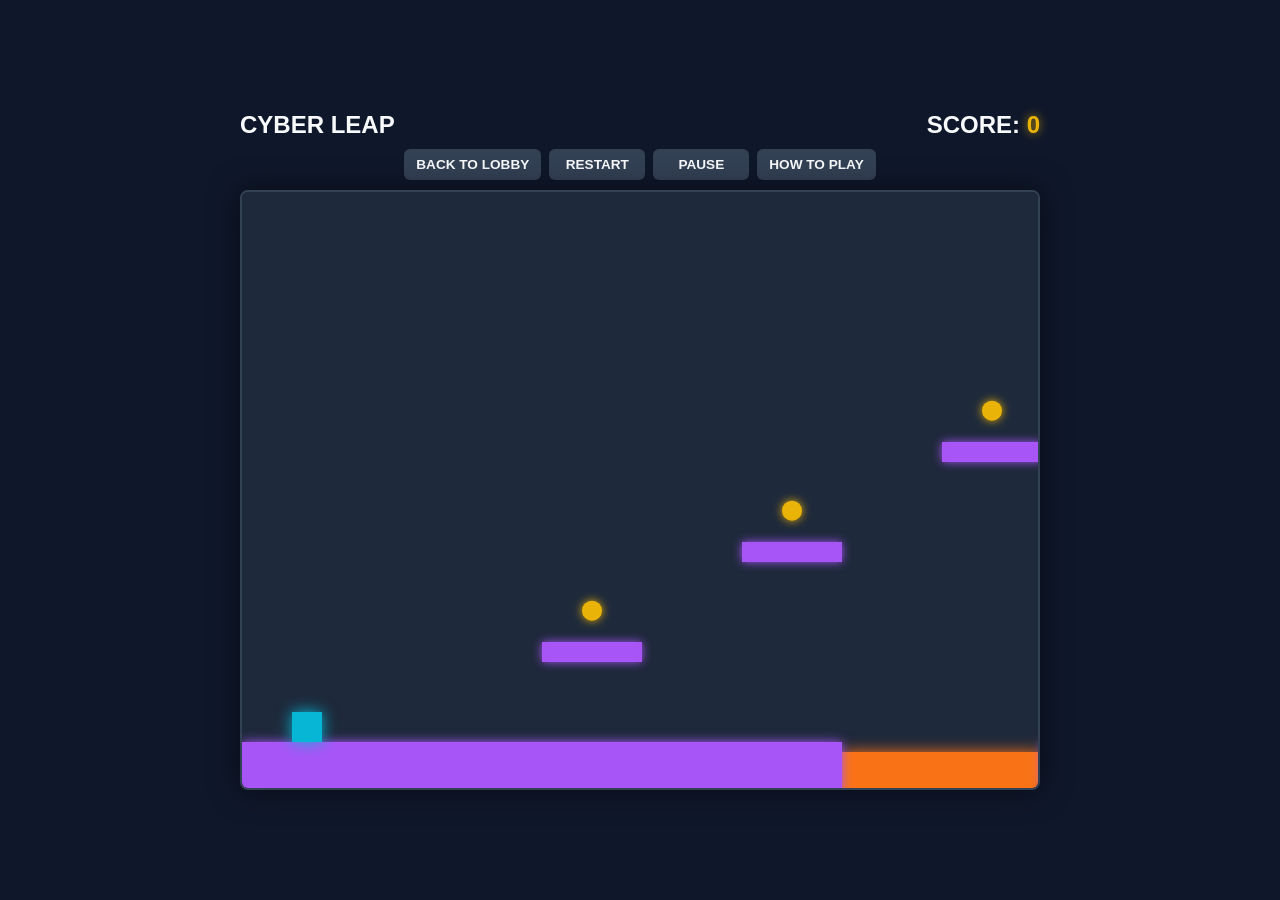
<file: games/platformer/index.html>
<!DOCTYPE html>
<html lang="en">
<head>
    <meta charset="UTF-8">
    <meta name="viewport" content="width=device-width, initial-scale=1.0">
    <title>Cyber Leap</title>
    <link rel="stylesheet" href="../../src/styles/base.css">
    <link rel="stylesheet" href="../../src/styles/game-shell.css">
    <link rel="stylesheet" href="../../src/styles/mobile-controls.css">
    <style>
        #score-display {
            color: #eab308;
            text-shadow: 0 0 10px rgba(234, 179, 8, 0.8);
        }

        #game-container {
            width: 800px;
            height: 600px;
            border: 2px solid #334155;
            border-radius: 8px;
            box-shadow: 0 0 30px rgba(0, 0, 0, 0.5);
            overflow: hidden;
        }

        .game-page canvas {
            display: block;
            background-color: #1e293b;
            border: none;
            border-radius: 0;
            box-shadow: none;
        }

        .game-page #overlay-screen {
            background: rgba(15, 23, 42, 0.95);
            padding: 2rem 4rem;
            border: 2px solid #06b6d4;
            box-shadow: 0 0 20px rgba(6, 182, 212, 0.4);
        }

        h2 { margin: 0 0 1rem 0; font-size: 2.5rem; }
    </style>
</head>
<body class="game-page">

    <div class="header">
        <span>CYBER LEAP</span>
        <span>SCORE: <span id="score-display">0</span></span>
    </div>

    <div id="game-container">
        <canvas id="gameCanvas" width="800" height="600"></canvas>
        
        <div id="overlay-screen">
            <h2 id="end-title">LEVEL CLEARED</h2>
            <button onclick="resetGame()">PLAY AGAIN</button>
            <button class="lobby-btn" onclick="window.location.href='../../index.html'">BACK TO LOBBY</button>
        </div>
    </div>

    <script src="../../src/arcade/storage.js"></script>
    <script src="../../src/arcade/controls.js"></script>
    <script src="../../src/arcade/mobileControls.js"></script>
    <script>
        const canvas = document.getElementById("gameCanvas");
        const ctx = canvas.getContext("2d");
        const overlayScreen = document.getElementById("overlay-screen");
        const endTitle = document.getElementById("end-title");
        const scoreDisplay = document.getElementById("score-display");

        // Input Setup
        let keys = {};
        document.addEventListener('keydown', e => keys[e.code] = true);
        document.addEventListener('keyup', e => keys[e.code] = false);

        // Game State
        let isGameOver = false;
        let isPaused = false;
        let animationId;
        let cameraX = 0;
        let score = 0;

        // Physics Constants
        const GRAVITY = 0.6;
        const FRICTION = 0.8;
        const JUMP_POWER = -12;
        const SPEED = 5;

        // Player Object
        let player = {
            x: 50, y: 300,
            w: 30, h: 30,
            vx: 0, vy: 0,
            color: "#06b6d4",
            isGrounded: false,
            jumpsLeft: 1, 
            canJumpInput: true 
        };

        // Level Design
        const platforms = [
            { x: 0, y: 550, w: 600, h: 50 },
            { x: 800, y: 550, w: 1200, h: 50 },
            { x: 300, y: 450, w: 100, h: 20 },
            { x: 500, y: 350, w: 100, h: 20 },
            { x: 700, y: 250, w: 100, h: 20 },
            { x: 950, y: 200, w: 100, h: 20 }, 
            { x: 1200, y: 400, w: 100, h: 20 },
            { x: 1400, y: 300, w: 100, h: 20 },
            { x: 1600, y: 350, w: 50, h: 200 }
        ];

        const lava = { x: 600, y: 560, w: 200, h: 40 };
        const portal = { x: 1850, y: 450, w: 60, h: 100 };

        // Coins (Neon Yellow)
        const initialCoins = [
            { x: 340, y: 410, w: 20, h: 20, collected: false },
            { x: 540, y: 310, w: 20, h: 20, collected: false },
            { x: 740, y: 210, w: 20, h: 20, collected: false },
            { x: 990, y: 160, w: 20, h: 20, collected: false }, // High jump reward
            { x: 1240, y: 360, w: 20, h: 20, collected: false },
            { x: 1440, y: 260, w: 20, h: 20, collected: false }
        ];
        // Deep copy trick so we can reset cleanly
        let coins = JSON.parse(JSON.stringify(initialCoins));

        function isColliding(a, b) {
            return a.x < b.x + b.w && a.x + a.w > b.x &&
                   a.y < b.y + b.h && a.y + a.h > b.y;
        }

        function update() {
            if (isGameOver || isPaused) return;

            // 1. Horizontal Movement
            if (keys['ArrowLeft'] || keys['KeyA']) {
                player.vx = -SPEED;
            } else if (keys['ArrowRight'] || keys['KeyD']) {
                player.vx = SPEED;
            } else {
                player.vx *= FRICTION; 
            }

            player.x += player.vx;
            if (player.x < 0) player.x = 0;

            platforms.forEach(p => {
                if (isColliding(player, p)) {
                    if (player.vx > 0) player.x = p.x - player.w;
                    else if (player.vx < 0) player.x = p.x + p.w;
                    player.vx = 0;
                }
            });

            // 2. Vertical Movement
            player.vy += GRAVITY;
            
            let isJumpKeyPressed = keys['ArrowUp'] || keys['KeyW'] || keys['Space'];

            if (isJumpKeyPressed && player.canJumpInput) {
                if (player.isGrounded) {
                    player.vy = JUMP_POWER;
                    player.isGrounded = false;
                    player.canJumpInput = false; 
                } else if (player.jumpsLeft > 0) {
                    player.vy = JUMP_POWER;
                    player.jumpsLeft--; 
                    player.canJumpInput = false; 
                    
                    player.color = "#f8fafc";
                    setTimeout(() => { player.color = "#06b6d4"; }, 150);
                }
            }

            if (!isJumpKeyPressed) {
                player.canJumpInput = true;
            }

            player.y += player.vy;
            player.isGrounded = false;

            platforms.forEach(p => {
                if (isColliding(player, p)) {
                    if (player.vy > 0) {
                        player.y = p.y - player.h;
                        player.vy = 0;
                        player.isGrounded = true;
                        player.jumpsLeft = 1; 
                    } else if (player.vy < 0) {
                        player.y = p.y + p.h;
                        player.vy = 0;
                    }
                }
            });

            // 3. Camera Scrolling
            const targetCameraX = player.x - (canvas.width / 2) + (player.w / 2);
            if (targetCameraX > 0 && targetCameraX > cameraX) {
                cameraX = targetCameraX;
            }

            // 4. Hazards & Goal
            if (player.y > canvas.height + 100) {
                triggerEndScreen("YOU FELL", "#f43f5e");
            }
            
            if (isColliding(player, lava)) {
                triggerEndScreen("INCINERATED", "#f97316");
            }

            // Coin Collection
            coins.forEach(c => {
                if (!c.collected && isColliding(player, c)) {
                    c.collected = true;
                    score += 10;
                    scoreDisplay.innerText = score;
                }
            });

            if (isColliding(player, portal)) {
                triggerEndScreen("LEVEL CLEARED!", "#22c55e");
            }
        }

        function draw() {
            ctx.fillStyle = '#1e293b';
            ctx.fillRect(0, 0, canvas.width, canvas.height);

            ctx.save();
            ctx.translate(-cameraX, 0);

            // Lava
            ctx.shadowBlur = 15;
            ctx.shadowColor = "#f97316";
            ctx.fillStyle = "#f97316";
            ctx.fillRect(lava.x, lava.y, lava.w, lava.h);

            // Portal
            ctx.shadowColor = "#22c55e";
            ctx.fillStyle = "#22c55e";
            ctx.globalAlpha = 0.8; 
            ctx.fillRect(portal.x, portal.y, portal.w, portal.h);
            ctx.globalAlpha = 1.0;

            // Coins
            ctx.shadowBlur = 10;
            ctx.shadowColor = "#eab308";
            ctx.fillStyle = "#eab308";
            
            // Calculate a bobbing offset based on time
            const bobbingOffset = Math.sin(Date.now() / 200) * 5; 
            
            coins.forEach(c => {
                if (!c.collected) {
                    ctx.beginPath();
                    // Draw coin as a glowing circle
                    ctx.arc(c.x + c.w/2, c.y + c.h/2 + bobbingOffset, c.w/2, 0, Math.PI * 2);
                    ctx.fill();
                }
            });

            // Platforms
            ctx.shadowBlur = 10;
            ctx.shadowColor = "#a855f7";
            ctx.fillStyle = "#a855f7";
            platforms.forEach(p => {
                ctx.fillRect(p.x, p.y, p.w, p.h);
            });

            // Player
            ctx.shadowBlur = 15;
            ctx.shadowColor = player.color; 
            ctx.fillStyle = player.color;
            ctx.fillRect(player.x, player.y, player.w, player.h);

            ctx.shadowBlur = 0; 
            ctx.restore(); 
        }

        function gameLoop() {
            update();
            draw();
            if (!isGameOver) {
                animationId = requestAnimationFrame(gameLoop);
            }
        }

        function triggerEndScreen(msg, color) {
            isGameOver = true;
            isPaused = false;
            window.ArcadeStorage.setHighScore("platformer", score);
            endTitle.innerText = msg;
            endTitle.style.color = color;
            endTitle.style.textShadow = `0 0 15px ${color}`;
            overlayScreen.style.borderColor = color;
            overlayScreen.style.boxShadow = `0 0 30px ${color}80`;
            overlayScreen.style.display = "block";
        }

        function resetGame() {
            if (animationId) cancelAnimationFrame(animationId);
            isGameOver = false;
            isPaused = false;
            score = 0;
            scoreDisplay.innerText = score;
            player.x = 50;
            player.y = 300;
            player.vx = 0;
            player.vy = 0;
            player.jumpsLeft = 1;
            player.canJumpInput = true;
            player.color = "#06b6d4";
            cameraX = 0;
            
            // Reset all coins using the deep copy
            coins = JSON.parse(JSON.stringify(initialCoins));
            
            overlayScreen.style.display = "none";
            gameLoop();
        }

        window.ArcadeControls.init({
            instructions: [
                "Move with A/D or Left/Right arrows.",
                "Jump with W, Up, or Space.",
                "Collect coins and reach the green portal.",
                "Avoid lava and falling.",
                "Esc pauses, R restarts, H opens this panel."
            ],
            onRestart: resetGame,
            isPaused: () => isPaused,
            onPauseToggle: () => {
                if (isGameOver) return false;
                isPaused = !isPaused;
                return isPaused;
            }
        });

        window.ArcadeMobileControls.createActionButtons({
            buttons: [
                { label: "<", code: "ArrowLeft", ariaLabel: "Move left" },
                { label: "JUMP", code: "Space", className: "jump", ariaLabel: "Jump" },
                { label: ">", code: "ArrowRight", ariaLabel: "Move right" }
            ],
            shouldHide: () => isGameOver || overlayScreen.style.display === "block"
        });

        // Start Game
        gameLoop();
    </script>
</body>
</html>
</file>
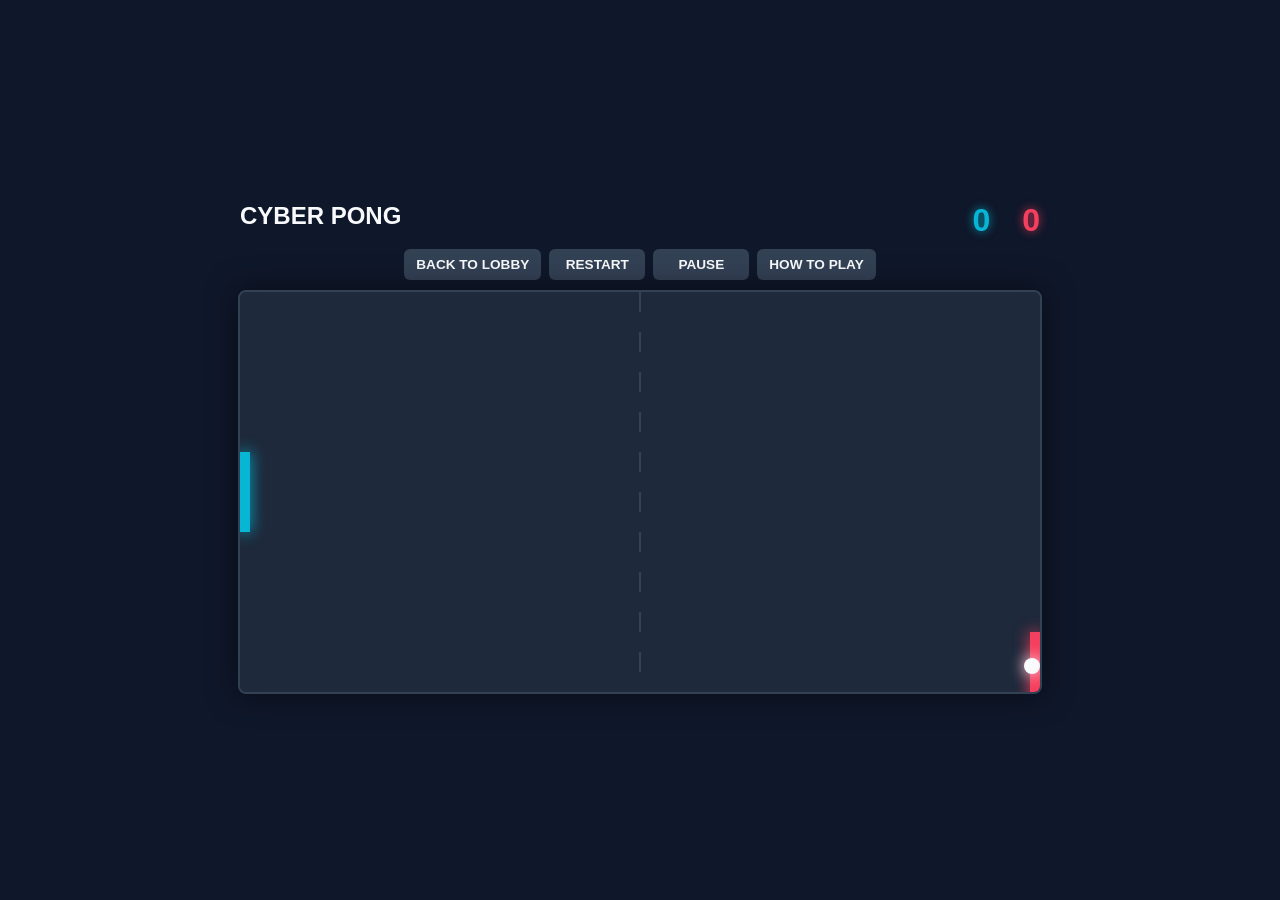
<file: games/pong/index.html>
<!DOCTYPE html>
<html lang="en">
<head>
    <meta charset="UTF-8">
    <meta name="viewport" content="width=device-width, initial-scale=1.0">
    <title>Cyber Pong</title>
    <link rel="stylesheet" href="../../src/styles/base.css">
    <link rel="stylesheet" href="../../src/styles/game-shell.css">
    <link rel="stylesheet" href="../../src/styles/mobile-controls.css">
    <style>
        .score-container {
            display: flex;
            gap: 2rem;
            font-size: 2rem;
        }

        #p1-score { color: #06b6d4; text-shadow: 0 0 10px rgba(6, 182, 212, 0.8); }
        #p2-score { color: #f43f5e; text-shadow: 0 0 10px rgba(244, 63, 94, 0.8); }

        canvas {
            cursor: none; /* Hides the mouse pointer over the canvas */
        }

        .game-page #win-screen {
            padding: 2rem 4rem;
        }

        h2 { margin: 0 0 1rem 0; font-size: 2rem; }
        
        .game-page button {
            background-color: #f8fafc;
            color: #0f172a;
            display: inline-block;
            width: auto;
            text-transform: uppercase;
        }

        .game-page button:hover {
            background-color: #f8fafc;
            box-shadow: 0 0 15px #f8fafc;
        }
    </style>
</head>
<body class="game-page">

    <div class="header">
        <span>CYBER PONG</span>
        <div class="score-container">
            <span id="p1-score">0</span>
            <span id="p2-score">0</span>
        </div>
    </div>

    <div id="game-container">
        <!-- 800x400 gives us a nice wide widescreen ratio -->
        <canvas id="gameCanvas" width="800" height="400"></canvas>
        
        <div id="win-screen">
            <h2 id="win-text">PLAYER WINS!</h2>
            <button onclick="resetGame()">PLAY AGAIN</button>
        </div>
    </div>

    <script src="../../src/arcade/storage.js"></script>
    <script src="../../src/arcade/controls.js"></script>
    <script src="../../src/arcade/mobileControls.js"></script>
    <script>
        const canvas = document.getElementById('gameCanvas');
        const ctx = canvas.getContext('2d');
        const p1ScoreEl = document.getElementById('p1-score');
        const p2ScoreEl = document.getElementById('p2-score');
        const winScreen = document.getElementById('win-screen');
        const winText = document.getElementById('win-text');

        // Game Configuration
        const PADDLE_WIDTH = 10;
        const PADDLE_HEIGHT = 80;
        const WINNING_SCORE = 5;
        const INITIAL_BALL_SPEED = 7;

        // State Variables
        let ballX = 400;
        let ballY = 200;
        let ballSpeedX = INITIAL_BALL_SPEED;
        let ballSpeedY = 4;

        let paddle1Y = 160; // Player (Left)
        let paddle2Y = 160; // AI (Right)

        let player1Score = 0;
        let player2Score = 0;
        let showingWinScreen = false;
        let isPaused = false;

        // Track mouse position relative to canvas
        function calculateMousePos(evt) {
            let rect = canvas.getBoundingClientRect();
            let root = document.documentElement;
            let mouseX = evt.clientX - rect.left - root.scrollLeft;
            let mouseY = evt.clientY - rect.top - root.scrollTop;
            return { x: mouseX, y: mouseY };
        }

        canvas.addEventListener('mousemove', (evt) => {
            let mousePos = calculateMousePos(evt);
            // Center the paddle on the mouse
            paddle1Y = mousePos.y - (PADDLE_HEIGHT / 2); 
        });

        function ballReset() {
            if (player1Score >= WINNING_SCORE || player2Score >= WINNING_SCORE) {
                showingWinScreen = true;
                if (player1Score >= WINNING_SCORE) {
                    window.ArcadeStorage.incrementWinCount("pong");
                }
                winText.innerText = player1Score >= WINNING_SCORE ? "YOU WIN!" : "AI WINS!";
                winText.style.color = player1Score >= WINNING_SCORE ? "#06b6d4" : "#f43f5e";
                winScreen.style.border = `2px solid ${player1Score >= WINNING_SCORE ? "#06b6d4" : "#f43f5e"}`;
                winScreen.style.display = "block";
            }

            ballX = canvas.width / 2;
            ballY = canvas.height / 2;
            ballSpeedX = -ballSpeedX; // Serve to the player who just scored
            ballSpeedY = 4 * (Math.random() > 0.5 ? 1 : -1); // Randomize vertical direction
        }

        function computerMovement() {
            let paddle2YCenter = paddle2Y + (PADDLE_HEIGHT / 2);
            // Ignore the ball if it's moving away from the AI to prevent jitter
            if (ballSpeedX < 0) return; 

            // Move AI paddle towards the ball with a max speed of 6 to make it beatable
            if (paddle2YCenter < ballY - 25) {
                paddle2Y += 6;
            } else if (paddle2YCenter > ballY + 25) {
                paddle2Y -= 6;
            }
        }

        function moveEverything() {
            if (showingWinScreen || isPaused) return;
            
            computerMovement();

            ballX += ballSpeedX;
            ballY += ballSpeedY;

            // Left Wall Collision (AI Scores)
            if (ballX < 0) {
                if (ballY > paddle1Y && ballY < paddle1Y + PADDLE_HEIGHT) {
                    ballSpeedX = -ballSpeedX;
                    // Apply "english" (spin) based on where it hit the paddle
                    let deltaY = ballY - (paddle1Y + PADDLE_HEIGHT / 2);
                    ballSpeedY = deltaY * 0.25; 
                } else {
                    player2Score++; // Must be before ballReset()
                    p2ScoreEl.innerText = player2Score;
                    ballReset();
                }
            }
            
            // Right Wall Collision (Player Scores)
            if (ballX > canvas.width) {
                if (ballY > paddle2Y && ballY < paddle2Y + PADDLE_HEIGHT) {
                    ballSpeedX = -ballSpeedX;
                    let deltaY = ballY - (paddle2Y + PADDLE_HEIGHT / 2);
                    ballSpeedY = deltaY * 0.25;
                } else {
                    player1Score++;
                    p1ScoreEl.innerText = player1Score;
                    ballReset();
                }
            }

            // Top and Bottom Wall Collision (Bounce)
            if (ballY < 0 || ballY > canvas.height) {
                ballSpeedY = -ballSpeedY;
            }
        }

        function drawNet() {
            ctx.fillStyle = "#334155";
            for (let i = 0; i < canvas.height; i += 40) {
                ctx.fillRect(canvas.width / 2 - 1, i, 2, 20);
            }
        }

        function drawEverything() {
            // Clear screen
            ctx.fillStyle = '#1e293b';
            ctx.fillRect(0, 0, canvas.width, canvas.height);

            if (showingWinScreen) return;

            drawNet();

            // Draw Left Paddle (Cyan Player)
            ctx.shadowBlur = 15;
            ctx.shadowColor = "#06b6d4";
            ctx.fillStyle = "#06b6d4";
            ctx.fillRect(0, paddle1Y, PADDLE_WIDTH, PADDLE_HEIGHT);

            // Draw Right Paddle (Pink AI)
            ctx.shadowColor = "#f43f5e";
            ctx.fillStyle = "#f43f5e";
            ctx.fillRect(canvas.width - PADDLE_WIDTH, paddle2Y, PADDLE_WIDTH, PADDLE_HEIGHT);

            // Draw Ball (White with glow)
            ctx.shadowColor = "#f8fafc";
            ctx.fillStyle = "#f8fafc";
            ctx.beginPath();
            ctx.arc(ballX, ballY, 8, 0, Math.PI * 2, true);
            ctx.fill();
            
            ctx.shadowBlur = 0; // Reset shadow so it doesn't leak
        }

        function gameLoop() {
            moveEverything();
            drawEverything();
            requestAnimationFrame(gameLoop); // Smoother than setInterval
        }

        function resetGame() {
            player1Score = 0;
            player2Score = 0;
            p1ScoreEl.innerText = "0";
            p2ScoreEl.innerText = "0";
            showingWinScreen = false;
            isPaused = false;
            winScreen.style.display = "none";
            ballReset();
        }

        window.ArcadeControls.init({
            instructions: [
                "Move your mouse over the canvas to control the left paddle.",
                "Score when the AI misses the ball.",
                "First side to 5 points wins.",
                "Esc pauses, R restarts, H opens this panel."
            ],
            onRestart: resetGame,
            isPaused: () => isPaused,
            onPauseToggle: () => {
                if (showingWinScreen) return false;
                isPaused = !isPaused;
                return isPaused;
            }
        });

        window.ArcadeMobileControls.createVerticalDragControl({
            canvas,
            onMove: y => {
                paddle1Y = Math.max(0, Math.min(canvas.height - PADDLE_HEIGHT, y - PADDLE_HEIGHT / 2));
            },
            shouldHide: () => showingWinScreen || winScreen.style.display === "block"
        });

        // Start the game loop
        requestAnimationFrame(gameLoop);
    </script>
</body>
</html>
</file>
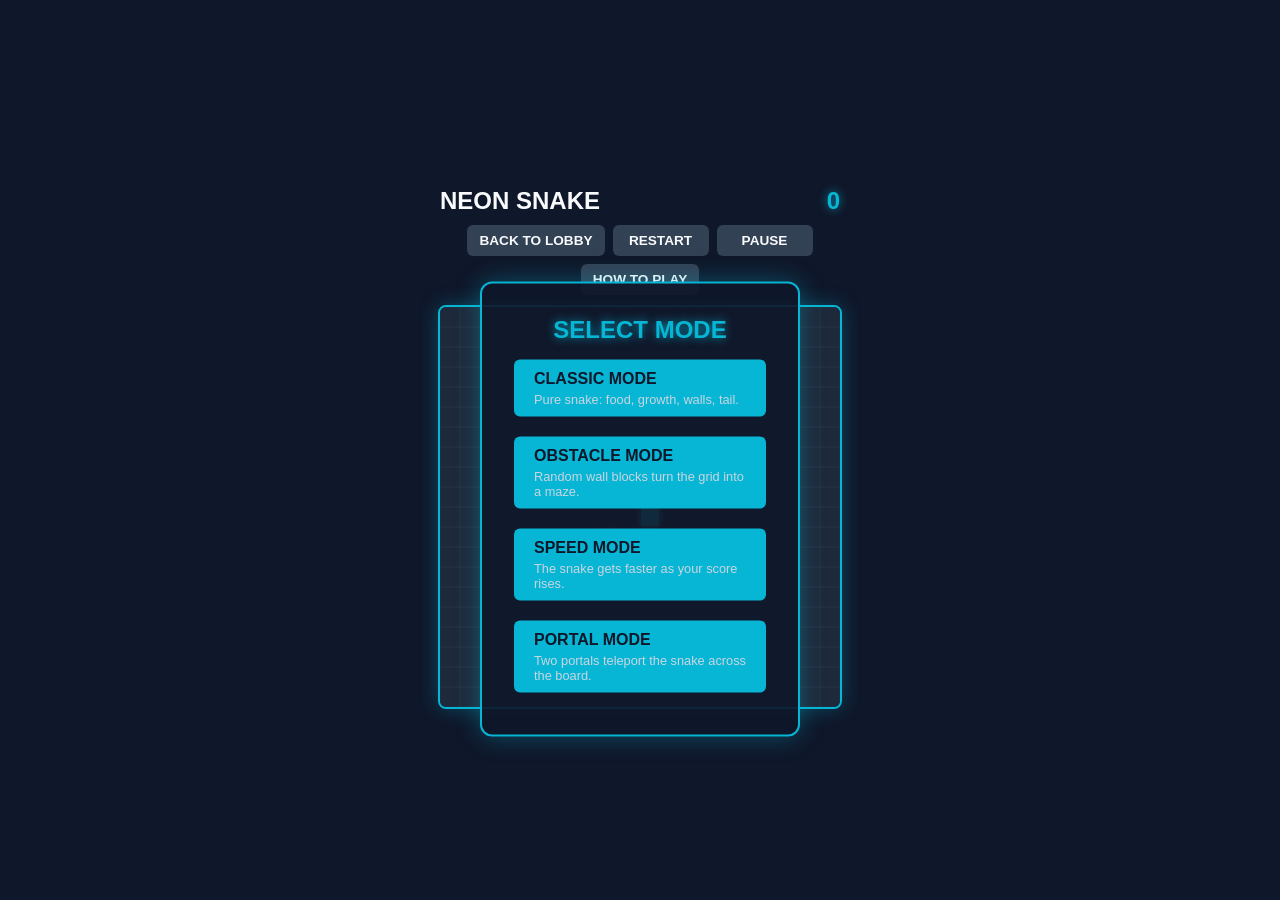
<file: games/snake/index.html>
<!DOCTYPE html>
<html lang="en">
<head>
    <meta charset="UTF-8">
    <meta name="viewport" content="width=device-width, initial-scale=1.0">
    <title>Neon Snake</title>
    <link rel="stylesheet" href="../../src/styles/base.css">
    <link rel="stylesheet" href="../../src/styles/game-shell.css">
    <link rel="stylesheet" href="../../src/styles/mobile-controls.css">
    <style>
        .game-page canvas {
            border: 2px solid #06b6d4;
            box-shadow: 0 0 20px rgba(6, 182, 212, 0.3);
        }

        .game-page .header {
            width: 400px;
        }

        .game-page .arcade-controls {
            width: 400px;
        }

        #score {
            color: #06b6d4;
            text-shadow: 0 0 10px rgba(6, 182, 212, 0.8);
        }

        .snake-overlay {
            width: 320px;
            border: 2px solid #06b6d4;
            box-shadow: 0 0 24px rgba(6, 182, 212, 0.35);
        }

        .snake-overlay h2 {
            color: #06b6d4;
            text-shadow: 0 0 10px rgba(6, 182, 212, 0.8);
        }

        .mode-grid {
            display: grid;
            gap: 10px;
            margin-top: 1rem;
        }

        .mode-button {
            text-align: left;
        }

        .mode-button span {
            display: block;
            color: #cbd5e1;
            font-size: 0.8rem;
            font-weight: normal;
            margin-top: 4px;
        }

        #countdown {
            position: absolute;
            inset: 0;
            display: none;
            align-items: center;
            justify-content: center;
            color: #f8fafc;
            font-size: 5rem;
            font-weight: bold;
            text-shadow: 0 0 22px #06b6d4;
            background: rgba(15, 23, 42, 0.35);
            pointer-events: none;
        }

        #game-over h2 {
            color: #f43f5e;
            text-shadow: 0 0 10px rgba(244, 63, 94, 0.8);
        }

        #end-summary {
            color: #cbd5e1;
            line-height: 1.6;
            margin-bottom: 1rem;
            white-space: pre-line;
        }

        .lobby-btn {
            margin-top: 10px;
        }
    </style>
</head>
<body class="game-page">

    <div class="header">
        <span>NEON SNAKE</span>
        <span id="score">0</span>
    </div>

    <div id="game-container">
        <canvas id="gameCanvas" width="400" height="400"></canvas>

        <div id="start-screen" class="screen-overlay snake-overlay">
            <h2>SELECT MODE</h2>
            <div class="mode-grid">
                <button class="mode-button" onclick="selectMode('classic')">
                    CLASSIC MODE
                    <span>Pure snake: food, growth, walls, tail.</span>
                </button>
                <button class="mode-button" onclick="selectMode('obstacle')">
                    OBSTACLE MODE
                    <span>Random wall blocks turn the grid into a maze.</span>
                </button>
                <button class="mode-button" onclick="selectMode('speed')">
                    SPEED MODE
                    <span>The snake gets faster as your score rises.</span>
                </button>
                <button class="mode-button" onclick="selectMode('portal')">
                    PORTAL MODE
                    <span>Two portals teleport the snake across the board.</span>
                </button>
            </div>
        </div>

        <div id="countdown">3</div>
        
        <div id="game-over">
            <h2>GAME OVER</h2>
            <div id="end-summary"></div>
            <button onclick="resetGame()">PLAY AGAIN</button>
            <button onclick="showModeSelect()">CHANGE MODE</button>
            <button class="lobby-btn" onclick="window.location.href='../../index.html'">BACK TO LOBBY</button>
        </div>
    </div>

    <script src="../../src/arcade/storage.js"></script>
    <script src="../../src/arcade/controls.js"></script>
    <script src="../../src/arcade/mobileControls.js"></script>
    <script>
        const canvas = document.getElementById("gameCanvas");
        const ctx = canvas.getContext("2d");
        const scoreElement = document.getElementById("score");
        const gameOverScreen = document.getElementById("game-over");
        const startScreen = document.getElementById("start-screen");
        const countdownScreen = document.getElementById("countdown");
        const endSummary = document.getElementById("end-summary");

        const gridSize = 20;
        const tileCount = canvas.width / gridSize;
        const modeLabels = {
            classic: "Classic Mode",
            obstacle: "Obstacle Mode",
            speed: "Speed Mode",
            portal: "Portal Mode"
        };

        let snake = [{ x: 10, y: 10 }];
        let food = { x: 5, y: 5 };
        let dx = 0;
        let dy = 0;
        let nextDx = 0;
        let nextDy = 0;
        let score = 0;
        let gameLoop;
        let countdownLoop;
        let isGameOver = false;
        let isPaused = false;
        let isRoundActive = false;
        let isCountingDown = false;
        let currentMode = "classic";
        let currentDelay = 100;
        let obstacles = [];
        let portals = [];
        let particles = [];
        let floatingTexts = [];
        let foodPulse = 0;

        function init() {
            document.addEventListener("keydown", changeDirection);
            showModeSelect();
        }

        function showModeSelect() {
            stopTimers();
            isGameOver = false;
            isPaused = false;
            isRoundActive = false;
            isCountingDown = false;
            score = 0;
            scoreElement.innerText = score;
            gameOverScreen.style.display = "none";
            countdownScreen.style.display = "none";
            startScreen.style.display = "block";
            resetRoundState();
            drawScene();
        }

        function selectMode(mode) {
            currentMode = mode;
            startRound();
        }

        function startRound() {
            stopTimers();
            resetRoundState();
            startScreen.style.display = "none";
            gameOverScreen.style.display = "none";
            drawScene();
            startCountdown();
        }

        function resetRoundState() {
            snake = [{ x: 10, y: 10 }];
            dx = 0;
            dy = 0;
            nextDx = 0;
            nextDy = 0;
            score = 0;
            currentDelay = currentMode === "speed" ? 115 : 100;
            obstacles = [];
            portals = [];
            particles = [];
            floatingTexts = [];
            foodPulse = 0;
            isGameOver = false;
            isPaused = false;
            isRoundActive = false;
            isCountingDown = false;
            scoreElement.innerText = score;

            if (currentMode === "obstacle") createObstacles();
            if (currentMode === "portal") createPortals();
            placeFood();
        }

        function stopTimers() {
            clearInterval(gameLoop);
            clearInterval(countdownLoop);
        }

        function startCountdown() {
            let count = 3;
            isCountingDown = true;
            countdownScreen.innerText = count;
            countdownScreen.style.display = "flex";

            countdownLoop = setInterval(() => {
                count--;
                if (count > 0) {
                    countdownScreen.innerText = count;
                } else if (count === 0) {
                    countdownScreen.innerText = "GO";
                } else {
                    clearInterval(countdownLoop);
                    countdownScreen.style.display = "none";
                    isCountingDown = false;
                    isRoundActive = true;
                    scheduleGameLoop();
                }
            }, 700);
        }

        function scheduleGameLoop() {
            clearInterval(gameLoop);
            gameLoop = setInterval(drawGame, currentDelay);
        }

        function updateSpeedMode() {
            if (currentMode !== "speed") return;
            const newDelay = Math.max(55, 115 - Math.floor(score / 30) * 8);
            if (newDelay !== currentDelay) {
                currentDelay = newDelay;
                scheduleGameLoop();
            }
        }

        function drawGame() {
            if (isGameOver || isPaused || !isRoundActive) return;
            moveSnake();
            checkCollision();
            if (isGameOver) return;
            updateEffects();
            drawScene();
        }

        function drawScene() {
            clearScreen();
            drawObstacles();
            drawPortals();
            drawFood();
            drawSnake();
            drawParticles();
            drawFloatingTexts();
        }

        function clearScreen() {
            ctx.fillStyle = "#1e293b";
            ctx.fillRect(0, 0, canvas.width, canvas.height);

            ctx.strokeStyle = "rgba(148, 163, 184, 0.08)";
            ctx.lineWidth = 1;
            for (let i = 0; i <= tileCount; i++) {
                ctx.beginPath();
                ctx.moveTo(i * gridSize, 0);
                ctx.lineTo(i * gridSize, canvas.height);
                ctx.moveTo(0, i * gridSize);
                ctx.lineTo(canvas.width, i * gridSize);
                ctx.stroke();
            }
        }

        function drawSnake() {
            ctx.shadowBlur = 10;
            snake.forEach((part, index) => {
                ctx.shadowColor = index === 0 ? "#67e8f9" : "#06b6d4";
                ctx.fillStyle = index === 0 ? "#22d3ee" : "#06b6d4";
                ctx.fillRect(part.x * gridSize + 1, part.y * gridSize + 1, gridSize - 2, gridSize - 2);
            });
            ctx.shadowBlur = 0;
        }

        function drawFood() {
            foodPulse += 0.22;
            const sizeOffset = Math.sin(foodPulse) * 2;
            const inset = 4 - sizeOffset / 2;

            ctx.shadowBlur = 18;
            ctx.shadowColor = "#f43f5e";
            ctx.fillStyle = "#f43f5e";
            ctx.fillRect(food.x * gridSize + inset, food.y * gridSize + inset, gridSize - inset * 2, gridSize - inset * 2);

            ctx.fillStyle = "rgba(255,255,255,0.28)";
            ctx.fillRect(food.x * gridSize + 6, food.y * gridSize + 5, 6, 3);
            ctx.shadowBlur = 0;
        }

        function drawObstacles() {
            if (obstacles.length === 0) return;
            ctx.shadowBlur = 10;
            ctx.shadowColor = "#a855f7";
            ctx.fillStyle = "#a855f7";
            obstacles.forEach(block => {
                ctx.fillRect(block.x * gridSize + 2, block.y * gridSize + 2, gridSize - 4, gridSize - 4);
            });
            ctx.shadowBlur = 0;
        }

        function drawPortals() {
            if (portals.length !== 2) return;
            portals.forEach((portal, index) => {
                const color = index === 0 ? "#22c55e" : "#eab308";
                const cx = portal.x * gridSize + gridSize / 2;
                const cy = portal.y * gridSize + gridSize / 2;
                ctx.shadowBlur = 16;
                ctx.shadowColor = color;
                ctx.strokeStyle = color;
                ctx.lineWidth = 3;
                ctx.beginPath();
                ctx.arc(cx, cy, 7 + Math.sin(foodPulse + index) * 2, 0, Math.PI * 2);
                ctx.stroke();
            });
            ctx.shadowBlur = 0;
            ctx.lineWidth = 1;
        }

        function drawParticles() {
            particles.forEach(p => {
                ctx.globalAlpha = Math.max(0, p.life / 24);
                ctx.shadowBlur = 8;
                ctx.shadowColor = p.color;
                ctx.fillStyle = p.color;
                ctx.beginPath();
                ctx.arc(p.x, p.y, p.radius, 0, Math.PI * 2);
                ctx.fill();
            });
            ctx.globalAlpha = 1;
            ctx.shadowBlur = 0;
        }

        function drawFloatingTexts() {
            floatingTexts.forEach(t => {
                ctx.globalAlpha = Math.max(0, t.life / 40);
                ctx.shadowBlur = 8;
                ctx.shadowColor = t.color;
                ctx.fillStyle = t.color;
                ctx.font = "bold 18px Segoe UI";
                ctx.textAlign = "center";
                ctx.fillText(t.text, t.x, t.y);
            });
            ctx.globalAlpha = 1;
            ctx.textAlign = "start";
            ctx.shadowBlur = 0;
        }

        function moveSnake() {
            if (nextDx !== 0 || nextDy !== 0) {
                dx = nextDx;
                dy = nextDy;
            }

            if (dx === 0 && dy === 0) return;

            let head = { x: snake[0].x + dx, y: snake[0].y + dy };
            head = applyPortal(head);
            snake.unshift(head);

            if (head.x === food.x && head.y === food.y) {
                score += 10;
                scoreElement.innerText = score;
                addFoodEffects(food.x, food.y);
                placeFood();
                updateSpeedMode();
            } else {
                snake.pop();
            }
        }

        function applyPortal(head) {
            if (currentMode !== "portal" || portals.length !== 2) return head;
            const [a, b] = portals;
            if (head.x === a.x && head.y === a.y) {
                addFloatingText(b.x, b.y, "WARP", "#22c55e");
                return { x: b.x, y: b.y };
            }
            if (head.x === b.x && head.y === b.y) {
                addFloatingText(a.x, a.y, "WARP", "#eab308");
                return { x: a.x, y: a.y };
            }
            return head;
        }

        function changeDirection(event) {
            const LEFT_KEY = 37;
            const RIGHT_KEY = 39;
            const UP_KEY = 38;
            const DOWN_KEY = 40;

            const keyPressed = event.keyCode;
            const goingUp = dy === -1;
            const goingDown = dy === 1;
            const goingRight = dx === 1;
            const goingLeft = dx === -1;

            if (keyPressed === LEFT_KEY && !goingRight) { nextDx = -1; nextDy = 0; }
            if (keyPressed === UP_KEY && !goingDown) { nextDx = 0; nextDy = -1; }
            if (keyPressed === RIGHT_KEY && !goingLeft) { nextDx = 1; nextDy = 0; }
            if (keyPressed === DOWN_KEY && !goingUp) { nextDx = 0; nextDy = 1; }
        }

        function createObstacles() {
            obstacles = [];
            while (obstacles.length < 14) {
                const block = randomCell();
                if (!isReservedCell(block) && !cellInList(block, obstacles)) {
                    obstacles.push(block);
                }
            }
        }

        function createPortals() {
            portals = [];
            while (portals.length < 2) {
                const portal = randomCell();
                if (!isReservedCell(portal) && !cellInList(portal, portals)) {
                    portals.push(portal);
                }
            }
        }

        function placeFood() {
            const openCells = [];
            for (let x = 0; x < tileCount; x++) {
                for (let y = 0; y < tileCount; y++) {
                    const cell = { x, y };
                    if (!cellInList(cell, snake) && !cellInList(cell, obstacles) && !cellInList(cell, portals)) {
                        openCells.push(cell);
                    }
                }
            }

            if (openCells.length === 0) {
                triggerGameOver();
                return;
            }

            food = openCells[Math.floor(Math.random() * openCells.length)];
        }

        function randomCell() {
            return {
                x: Math.floor(Math.random() * tileCount),
                y: Math.floor(Math.random() * tileCount)
            };
        }

        function isReservedCell(cell) {
            const startSafeZone = Math.abs(cell.x - 10) <= 3 && Math.abs(cell.y - 10) <= 3;
            return startSafeZone || cellInList(cell, snake);
        }

        function cellInList(cell, list) {
            return list.some(item => item.x === cell.x && item.y === cell.y);
        }

        function checkCollision() {
            const head = snake[0];

            if (head.x < 0 || head.x >= tileCount || head.y < 0 || head.y >= tileCount) {
                triggerGameOver();
                return;
            }

            if (cellInList(head, obstacles)) {
                triggerGameOver();
                return;
            }

            for (let i = 1; i < snake.length; i++) {
                if (head.x === snake[i].x && head.y === snake[i].y) {
                    triggerGameOver();
                    return;
                }
            }
        }

        function addFoodEffects(x, y) {
            const centerX = x * gridSize + gridSize / 2;
            const centerY = y * gridSize + gridSize / 2;
            addFloatingText(x, y, "+10", "#f43f5e");

            for (let i = 0; i < 12; i++) {
                const angle = Math.random() * Math.PI * 2;
                const speed = 1 + Math.random() * 2.4;
                particles.push({
                    x: centerX,
                    y: centerY,
                    vx: Math.cos(angle) * speed,
                    vy: Math.sin(angle) * speed,
                    radius: 2 + Math.random() * 2,
                    color: "#f43f5e",
                    life: 18 + Math.random() * 12
                });
            }
        }

        function addFloatingText(x, y, text, color) {
            floatingTexts.push({
                x: x * gridSize + gridSize / 2,
                y: y * gridSize + gridSize / 2,
                text,
                color,
                life: 40,
                vy: -0.8
            });
        }

        function updateEffects() {
            particles = particles.filter(p => p.life > 0);
            particles.forEach(p => {
                p.x += p.vx;
                p.y += p.vy;
                p.vy += 0.03;
                p.life--;
            });

            floatingTexts = floatingTexts.filter(t => t.life > 0);
            floatingTexts.forEach(t => {
                t.y += t.vy;
                t.life--;
            });
        }

        function triggerGameOver() {
            if (isGameOver) return;

            isGameOver = true;
            isPaused = false;
            isRoundActive = false;
            stopTimers();

            const bestScore = window.ArcadeStorage.setHighScore("snake", score, "snakeHighScore");
            endSummary.textContent = `${modeLabels[currentMode]}\nScore: ${score}\nBest: ${bestScore}\nLength: ${snake.length}`;
            gameOverScreen.style.display = "block";
        }

        function resetGame() {
            startRound();
        }

        window.ArcadeControls.init({
            instructions: [
                "Choose a mode, then use the arrow keys to steer.",
                "Eat food to grow and score 10 points.",
                "Classic keeps the original rules.",
                "Obstacle adds wall blocks, Speed gets faster, Portal adds teleport gates.",
                "Esc pauses, R restarts the current mode, H opens this panel."
            ],
            onRestart: resetGame,
            isPaused: () => isPaused,
            onPauseToggle: () => {
                if (isGameOver || !isRoundActive || isCountingDown) return false;
                isPaused = !isPaused;
                return isPaused;
            }
        });

        window.ArcadeMobileControls.createDPad({
            onDirection: code => {
                const keyCodes = { ArrowLeft: 37, ArrowUp: 38, ArrowRight: 39, ArrowDown: 40 };
                changeDirection({ keyCode: keyCodes[code] });
            },
            shouldHide: () => !isRoundActive || isGameOver || isCountingDown
        });

        init();
    </script>
</body>
</html>
</file>
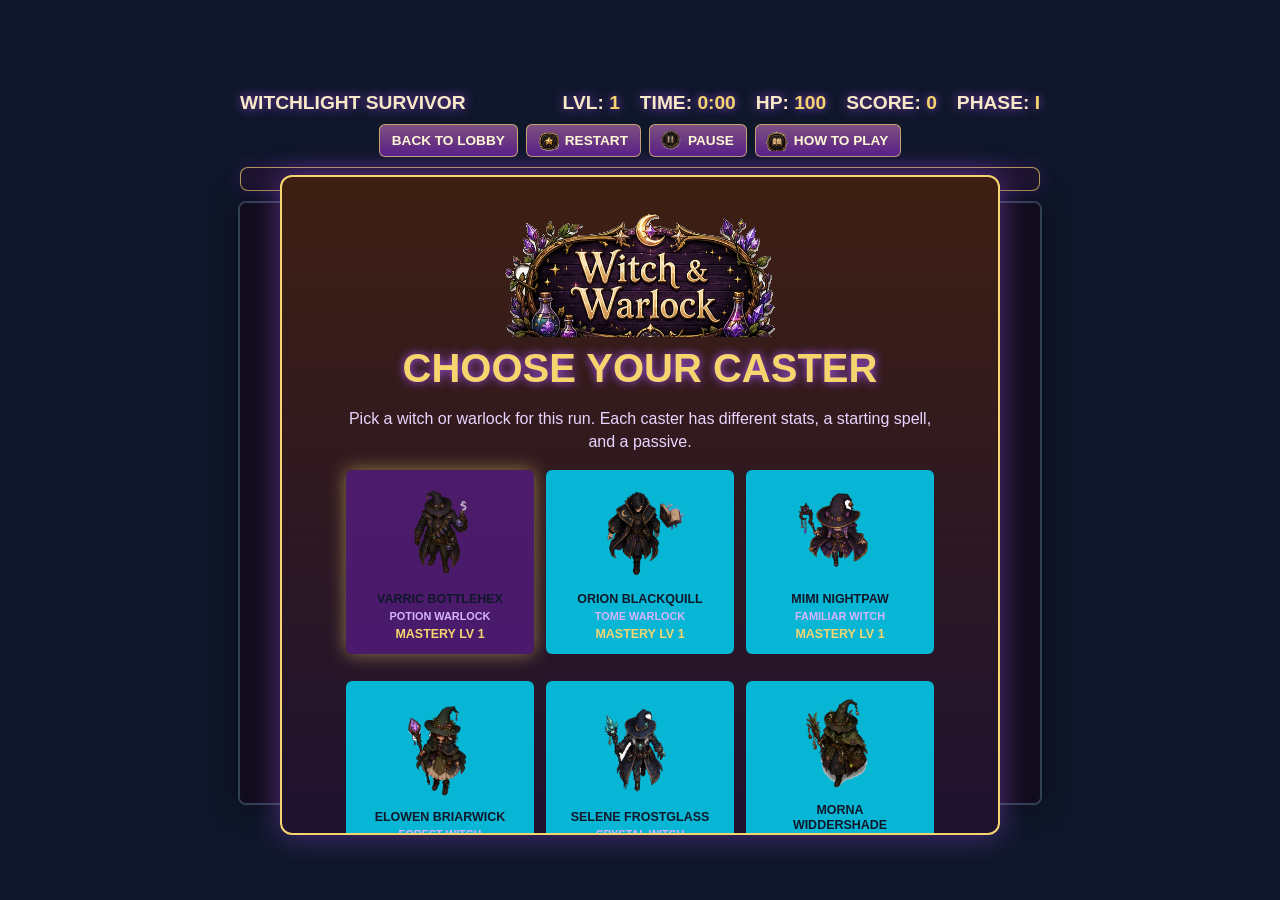
<file: games/survivor/index.html>
<!DOCTYPE html>
<html lang="en">
<head>
    <meta charset="UTF-8">
    <meta name="viewport" content="width=device-width, initial-scale=1.0">
    <title>Witchlight Survivor</title>
    <link rel="stylesheet" href="../../src/styles/base.css">
    <link rel="stylesheet" href="../../src/styles/game-shell.css">
    <link rel="stylesheet" href="../../src/styles/mobile-controls.css">
    <style>
        .game-page .header {
            font-size: 1.2rem;
            align-items: center;
            color: #f7e8c6;
            text-shadow: 0 0 12px rgba(168, 85, 247, 0.8);
        }

        .stats {
            display: flex;
            gap: 20px;
            flex-wrap: wrap;
            justify-content: flex-end;
        }

        .stat-highlight {
            color: #f6d56e;
            text-shadow: 0 0 10px rgba(168, 85, 247, 0.85);
        }

        #xp-bar-container {
            width: 800px;
            height: 24px;
            background-color: #1e1430;
            border-radius: 8px;
            margin-bottom: 10px;
            overflow: hidden;
            border: 1px solid rgba(246, 213, 110, 0.7);
            padding: 7px 14px;
            box-shadow: 0 0 18px rgba(88, 28, 135, 0.45);
        }

        #xp-bar {
            height: 100%;
            width: 0%;
            background: linear-gradient(90deg, #6d28d9, #d8b4fe, #f6d56e);
            border-radius: 999px;
            box-shadow: 0 0 10px #d8b4fe;
            transition: width 0.2s;
        }

        .game-page canvas {
            background-color: #120d1d;
            image-rendering: auto;
        }

        /* Witch & Warlock UI skin. PNGs are optional; base colors remain as fallback. */
        .game-page .screen-overlay {
            background-color: rgba(18, 13, 29, 0.96);
            background-repeat: no-repeat;
            background-position: center;
            background-size: 100% 100%;
            padding: 2rem 4rem;
            z-index: 10;
            color: #f7e8c6;
        }

        .game-page #overlay-screen {
            background-image: linear-gradient(180deg, rgba(64, 32, 18, 0.95), rgba(31, 18, 48, 0.96));
            border: 2px solid #f43f5e;
            box-shadow: 0 0 28px rgba(244, 63, 94, 0.42);
            min-width: min(430px, 90vw);
        }

        .game-page #pause-screen {
            background-image: linear-gradient(180deg, rgba(64, 32, 18, 0.95), rgba(31, 18, 48, 0.96));
            border: 2px solid #f6d56e;
            box-shadow: 0 0 28px rgba(246, 213, 110, 0.34);
            width: min(360px, 90vw);
        }

        #level-up-screen {
            background-image: linear-gradient(180deg, rgba(64, 32, 18, 0.96), rgba(31, 18, 48, 0.98));
            border: 2px solid #a855f7;
            box-shadow: 0 0 28px rgba(168, 85, 247, 0.45);
            width: min(470px, 92vw);
        }

        h2 { margin: 0 0 1rem 0; font-size: 2.5rem; }
        .survived-time { font-size: 1.2rem; color: #e9d5ff; margin-bottom: 1.5rem; }

        .game-page button {
            padding: 12px 24px;
            margin-bottom: 15px;
            text-transform: uppercase;
        }

        .game-page .arcade-control-btn,
        .btn-cyan,
        .game-page .btn-purple {
            background-color: #5b2a86;
            background-image: linear-gradient(180deg, rgba(246, 213, 110, 0.22), rgba(88, 28, 135, 0.66));
            border: 1px solid rgba(246, 213, 110, 0.7);
            color: #fff7d6;
        }

        .game-page .arcade-pause-btn {
            background-image: url("assets/witch_warlock/ui/buttons/pause.png"), linear-gradient(180deg, rgba(246, 213, 110, 0.22), rgba(88, 28, 135, 0.66));
            background-size: 22px 22px, 100% 100%;
            background-position: 10px center, center;
            background-repeat: no-repeat;
            padding-left: 38px;
        }

        .game-page .arcade-help-btn {
            background-image: url("assets/witch_warlock/ui/buttons/round_book.png"), linear-gradient(180deg, rgba(246, 213, 110, 0.22), rgba(88, 28, 135, 0.66));
            background-size: 22px 22px, 100% 100%;
            background-position: 10px center, center;
            background-repeat: no-repeat;
            padding-left: 38px;
        }

        .game-page .arcade-restart-btn {
            background-image: url("assets/witch_warlock/ui/buttons/round_star.png"), linear-gradient(180deg, rgba(246, 213, 110, 0.22), rgba(88, 28, 135, 0.66));
            background-size: 22px 22px, 100% 100%;
            background-position: 10px center, center;
            background-repeat: no-repeat;
            padding-left: 38px;
        }

        .btn-cyan:hover { background-color: #f7e8c6; color: #1f1230; box-shadow: 0 0 15px #a855f7; }
        
        .game-page .btn-purple:hover { background-color: #d8b4fe; color: #1f1230; box-shadow: 0 0 15px #a855f7; }

        /* Upgrade Subtitles */
        .upgrade-desc {
            display: block;
            font-size: 0.8rem;
            font-weight: normal;
            margin-top: 4px;
            opacity: 0.9;
        }

        .phase-banner {
            position: absolute;
            top: 18px;
            left: 50%;
            transform: translateX(-50%);
            color: #f7e8c6;
            font-size: 1.4rem;
            font-weight: bold;
            text-align: center;
            text-shadow: 0 0 18px #a855f7;
            pointer-events: none;
            opacity: 0;
            transition: opacity 0.25s ease;
            z-index: 5;
        }

        .phase-banner.visible {
            opacity: 1;
        }

        .summary-lines {
            color: #e9d5ff;
            line-height: 1.6;
            margin-bottom: 1rem;
            white-space: pre-line;
        }

        .upgrade-grid {
            display: grid;
            gap: 12px;
        }

        .upgrade-card {
            width: 100%;
            text-align: left;
            min-height: 118px;
            padding: 14px;
            display: grid;
            grid-template-columns: 72px minmax(0, 1fr);
            gap: 12px;
            align-items: start;
            border-color: rgba(246, 213, 110, 0.75);
            overflow: hidden;
        }

        .upgrade-art {
            width: 64px;
            height: 64px;
            border-radius: 12px;
            background: rgba(15, 10, 24, 0.72);
            background-size: contain;
            background-position: center;
            background-repeat: no-repeat;
            border: 1px solid rgba(246, 213, 110, 0.65);
            box-shadow: 0 0 12px rgba(168, 85, 247, 0.45);
            grid-row: 1 / span 4;
            justify-self: center;
        }

        .upgrade-content {
            min-width: 0;
            display: flex;
            flex-direction: column;
            gap: 6px;
        }

        .upgrade-title {
            display: block;
            font-size: 1rem;
            line-height: 1.15;
            color: #fff7d6;
            overflow-wrap: anywhere;
        }

        .upgrade-card .upgrade-desc {
            line-height: 1.35;
            overflow-wrap: anywhere;
        }

        .upgrade-badge {
            display: inline-flex;
            width: max-content;
            max-width: 100%;
            border: 1px solid rgba(246, 213, 110, 0.55);
            border-radius: 999px;
            padding: 2px 7px;
            color: #f6d56e;
            background: rgba(88, 28, 135, 0.38);
            font-size: 0.64rem;
            line-height: 1.2;
        }

        .survivor-banner-img {
            display: block;
            width: min(280px, 82%);
            height: auto;
            margin: 0 auto 0.6rem;
            object-fit: contain;
            pointer-events: none;
        }

        .asset-preload-note {
            position: absolute;
            left: 12px;
            bottom: 12px;
            color: rgba(247, 232, 198, 0.7);
            font-size: 0.75rem;
            pointer-events: none;
        }

        #character-select-screen {
            background-image: linear-gradient(180deg, rgba(64, 32, 18, 0.96), rgba(31, 18, 48, 0.98));
            border: 2px solid #f6d56e;
            box-shadow: 0 0 30px rgba(168, 85, 247, 0.45);
            width: min(720px, 94vw);
            max-height: min(88vh, 660px);
            overflow-y: auto;
        }

        .character-select-copy {
            color: #e9d5ff;
            line-height: 1.45;
            margin-bottom: 1rem;
        }

        .character-grid {
            display: grid;
            grid-template-columns: repeat(3, 1fr);
            gap: 12px;
            margin-bottom: 16px;
        }

        .character-card {
            min-height: 150px;
            padding: 10px;
            margin: 0;
            border: 1px solid rgba(246, 213, 110, 0.5);
            background: rgba(15, 10, 24, 0.74);
            color: #fff7d6;
        }

        .character-card.selected {
            border-color: #f6d56e;
            box-shadow: 0 0 18px rgba(246, 213, 110, 0.52);
            background: rgba(88, 28, 135, 0.72);
        }

        .character-card img {
            width: 100%;
            height: 104px;
            object-fit: contain;
            display: block;
            margin-bottom: 6px;
            pointer-events: none;
        }

        .character-card span {
            display: block;
            font-size: 0.78rem;
            line-height: 1.2;
        }

        .character-card .character-class {
            color: #d8b4fe;
            font-size: 0.68rem;
            margin-top: 3px;
        }

        .character-detail {
            text-align: left;
            color: #f7e8c6;
            background: rgba(15, 10, 24, 0.72);
            border: 1px solid rgba(246, 213, 110, 0.42);
            border-radius: 8px;
            padding: 12px 14px;
            margin: 0 0 12px;
            line-height: 1.35;
        }

        .character-detail h3 {
            margin: 0 0 4px;
            color: #f6d56e;
            font-size: 1rem;
        }

        .character-detail p {
            margin: 4px 0;
            color: #e9d5ff;
            font-size: 0.78rem;
        }

        .character-detail .stat-row {
            display: flex;
            flex-wrap: wrap;
            gap: 6px;
            margin-top: 8px;
        }

        .character-detail .stat-pill {
            border: 1px solid rgba(216, 180, 254, 0.38);
            border-radius: 999px;
            padding: 3px 7px;
            color: #fff7d6;
            background: rgba(88, 28, 135, 0.36);
            font-size: 0.68rem;
            white-space: nowrap;
        }

        .mastery-line {
            color: #f6d56e;
            font-size: 0.72rem;
            margin-top: 4px;
        }

        .unlock-list {
            display: grid;
            gap: 4px;
            margin-top: 8px;
            color: #e9d5ff;
            font-size: 0.72rem;
        }

        .unlock-list span {
            display: flex;
            align-items: center;
            gap: 6px;
        }

        .unlock-list img {
            width: 22px;
            height: 22px;
            object-fit: contain;
            flex: 0 0 auto;
        }

        .upgrade-rank {
            display: block;
            color: #f6d56e;
            font-size: 0.72rem;
            margin-top: 5px;
        }

        .selected-character-label {
            color: #f6d56e;
            margin-bottom: 12px;
            font-weight: bold;
        }

        @media (max-width: 900px), (pointer: coarse), (hover: none) {
            .game-page .header,
            .game-page .arcade-controls,
            #xp-bar-container {
                width: min(96vw, 800px);
            }

            .game-page .header {
                font-size: 0.92rem;
                flex-wrap: wrap;
            }

            .stats {
                gap: 10px;
                justify-content: center;
            }

            .upgrade-card {
                min-height: 112px;
                grid-template-columns: 56px minmax(0, 1fr);
                gap: 10px;
                padding: 12px;
            }

            .upgrade-art {
                width: 52px;
                height: 52px;
            }

            .upgrade-title {
                font-size: 0.92rem;
            }

            .upgrade-card .upgrade-desc,
            .upgrade-badge,
            .upgrade-rank {
                font-size: 0.72rem;
            }

            .character-grid {
                grid-template-columns: repeat(2, 1fr);
            }

            .character-card {
                min-height: 136px;
            }

            .character-card img {
                height: 88px;
            }

            .character-detail {
                font-size: 0.9rem;
            }
        }
    </style>
</head>
<body class="game-page">

    <div class="header">
        <span>WITCHLIGHT SURVIVOR</span>
        <div class="stats">
            <span>LVL: <span id="level-display" class="stat-highlight">1</span></span>
            <span>TIME: <span id="time-display" class="stat-highlight">0:00</span></span>
            <span>HP: <span id="hp-display" class="stat-highlight">100</span></span>
            <span>SCORE: <span id="score-display" class="stat-highlight">0</span></span>
            <span>PHASE: <span id="phase-display" class="stat-highlight">I</span></span>
        </div>
    </div>
    
    <div id="xp-bar-container">
        <div id="xp-bar"></div>
    </div>

        <div id="game-container">
            <canvas id="gameCanvas" width="800" height="600"></canvas>
            <div id="phase-banner" class="phase-banner"></div>
            <div id="asset-preload-note" class="asset-preload-note">Loading spellbook...</div>

            <!-- Character Select Screen -->
            <div id="character-select-screen" class="screen-overlay">
                <img class="survivor-banner-img" src="assets/witch_warlock/ui/panels/title_banner.png" alt="" aria-hidden="true">
                <h2 style="color: #f6d56e; text-shadow: 0 0 10px #a855f7;">CHOOSE YOUR CASTER</h2>
                <div class="character-select-copy">Pick a witch or warlock for this run. Each caster has different stats, a starting spell, and a passive.</div>
                <div id="character-grid" class="character-grid"></div>
                <div id="character-detail" class="character-detail"></div>
                <div id="selected-character-label" class="selected-character-label">Selected: Loading...</div>
                <button id="start-run-button" class="btn-purple" type="button">START RUN</button>
                <button class="lobby-btn" onclick="window.location.href='../../index.html'">RETURN TO MENU</button>
            </div>

            <!-- Pause Screen -->
            <div id="pause-screen" class="screen-overlay">
                <img class="survivor-banner-img" src="assets/witch_warlock/ui/panels/title_banner.png" alt="" aria-hidden="true">
                <h2 style="color: #f6d56e; text-shadow: 0 0 10px #a855f7;">PAUSED</h2>
                <button class="btn-purple" onclick="resumeFromPauseMenu()">RESUME</button>
                <button class="lobby-btn" onclick="window.location.href='../../index.html'">RETURN TO MENU</button>
            </div>
        
            <!-- Game Over Screen -->
            <div id="overlay-screen" class="screen-overlay">
            <img class="survivor-banner-img" src="assets/witch_warlock/ui/banners/defeat_banner.png" alt="" aria-hidden="true">
            <h2 id="end-title" style="color: #f43f5e; text-shadow: 0 0 10px #f43f5e;">DEFEAT</h2>
            <div class="survived-time">Survived: <span id="final-time">0:00</span></div>
            <div id="run-summary" class="summary-lines"></div>
            <button class="btn-cyan" onclick="resetGame()">RESTART RUN</button>
            <button class="lobby-btn" onclick="window.location.href='../../index.html'">RETURN TO MENU</button>
        </div>

        <!-- Level Up Screen -->
        <div id="level-up-screen" class="screen-overlay">
            <h2 style="color: #f6d56e; text-shadow: 0 0 10px #a855f7;">LEVEL UP</h2>
            <div id="upgrade-choices" class="upgrade-grid">
                <button class="btn-purple upgrade-card" onclick="selectUpgrade('spellpower_sigil')">
                    Spellpower Sigil
                    <span class="upgrade-desc">+10 spell damage.</span>
                </button>
                
                <button class="btn-purple upgrade-card" onclick="selectUpgrade('swiftstep_charm')">
                    Swiftstep Charm
                    <span class="upgrade-desc">+0.45 move speed.</span>
                </button>
                
                <button class="btn-purple upgrade-card" onclick="selectUpgrade('quickcast_ember')">
                    Quickcast Ember
                    <span class="upgrade-desc">Cast 15% faster.</span>
                </button>
            </div>
        </div>
    </div>

    <script src="../../src/arcade/storage.js"></script>
    <script src="../../src/arcade/controls.js"></script>
    <script src="../../src/arcade/mobileControls.js"></script>
    <script>
        const canvas = document.getElementById("gameCanvas");
        const ctx = canvas.getContext("2d");
        const levelDisplay = document.getElementById("level-display");
        const timeDisplay = document.getElementById("time-display");
        const hpDisplay = document.getElementById("hp-display");
        const scoreDisplay = document.getElementById("score-display");
        const phaseDisplay = document.getElementById("phase-display");
        const xpBar = document.getElementById("xp-bar");
        const overlayScreen = document.getElementById("overlay-screen");
        const pauseScreen = document.getElementById("pause-screen");
        const levelUpScreen = document.getElementById("level-up-screen");
        const finalTimeDisplay = document.getElementById("final-time");
        const runSummary = document.getElementById("run-summary");
        const upgradeChoices = document.getElementById("upgrade-choices");
        const phaseBanner = document.getElementById("phase-banner");
        const assetPreloadNote = document.getElementById("asset-preload-note");
        const characterSelectScreen = document.getElementById("character-select-screen");
        const characterGrid = document.getElementById("character-grid");
        const characterDetail = document.getElementById("character-detail");
        const selectedCharacterLabel = document.getElementById("selected-character-label");
        const startRunButton = document.getElementById("start-run-button");

        const PLAYER_SPRITE_HEIGHT = 54;
        const PLAYER_HITBOX_RADIUS = 15;
        const PLAYER_SPRITE_SIZE = PLAYER_SPRITE_HEIGHT;
        const PLAYER_SPRITE_Y_OFFSET = -8;
        const GROUND_TEXTURE_SCALE = 0.45;
        const DEBUG_SURVIVOR = false;
        const ENEMY_SPRITE_SIZES = {
            common: 44,
            medium: 58,
            elite: 62,
            miniboss: 96,
            boss: 132
        };

        // Witch & Warlock safe asset manifest. Dynamic values/text are always rendered by the game.
        const witchAssetManifest = {
            icons: {
                health_icon: "assets/witch_warlock/icons/items/heart_gem.png",
                mana_icon: "assets/witch_warlock/icons/items/mana_drop.png",
                boss_badge: "assets/witch_warlock/icons/badges/boss.png"
            },
            spell_icons: {
                arcane_blast: { path: "assets/witch_warlock/ui/cards/arcane_blast.png", crop: [30, 64, 124, 122] },
                moonlight_orb: { path: "assets/witch_warlock/ui/cards/moonlight_orb.png", crop: [30, 64, 124, 122] },
                soul_drain: { path: "assets/witch_warlock/ui/cards/soul_drain.png", crop: [30, 64, 124, 122] },
                crystal_spikes: { path: "assets/witch_warlock/ui/cards/crystal_spikes.png", crop: [30, 64, 124, 122] },
                cursed_fire: { path: "assets/witch_warlock/ui/cards/cursed_fire.png", crop: [30, 64, 124, 122] },
                potion_mastery: { path: "assets/witch_warlock/ui/cards/potion_mastery.png", crop: [30, 64, 124, 122] }
            },
            item_icons: {
                xp_star: "assets/witch_warlock/icons/items/xp_star.png",
                purple_crystal: "assets/witch_warlock/icons/items/purple_crystal.png",
                potion_mastery_icon: "assets/witch_warlock/icons/potions/health_red.png"
            },
            slot_frames: {
                spell_slot: "assets/witch_warlock/ui/frames/ability_round_empty.png",
                spell_slot_1: "assets/witch_warlock/ui/spell_slots/ability_slot_1.png",
                spell_slot_2: "assets/witch_warlock/ui/spell_slots/ability_slot_2.png",
                spell_slot_3: "assets/witch_warlock/ui/spell_slots/ability_slot_3.png",
                spell_slot_4: "assets/witch_warlock/ui/spell_slots/ability_slot_4.png",
                spell_slot_5: "assets/witch_warlock/ui/spell_slots/ability_slot_5.png",
                upgrade_frame: "assets/witch_warlock/ui/frames/rare.png",
                inventory_slot: "assets/witch_warlock/ui/frames/inventory_square_empty.png"
            },
            panels: {
                title_banner: "assets/witch_warlock/ui/panels/title_banner.png"
            },
            buttons: {
                pause_button: "assets/witch_warlock/ui/buttons/pause.png",
                play_button: "assets/witch_warlock/ui/buttons/play.png",
                settings_button: "assets/witch_warlock/ui/buttons/gear.png",
                help_button: "assets/witch_warlock/ui/buttons/round_book.png",
                restart_button: "assets/witch_warlock/ui/buttons/round_star.png"
            },
            banners: {
                level_complete_banner: "assets/witch_warlock/ui/banners/victory_level_complete.png",
                defeat_banner: "assets/witch_warlock/ui/banners/defeat_banner.png"
            },
            bars: {},
            decorative: {
                common_frame: "assets/witch_warlock/ui/frames/common.png",
                epic_frame: "assets/witch_warlock/ui/frames/epic.png"
            }
        };
        const witchAssetSkipList = {
            "ui/hud/health_mana_frame.png": "Contains fixed health and mana values.",
            "ui/hud/xp_bar_level_12.png": "Reserved from dynamic XP use; XP is game-rendered.",
            "ui/hud/coin_counter.png": "Contains fixed currency value.",
            "ui/hud/timer_frame.png": "Contains fixed time value.",
            "ui/hud/minimap_frame.png": "Not used by this game mode.",
            "ui/panels/pause_menu_panel.png": "Contains fixed menu labels.",
            "ui/panels/level_up_panel.png": "Contains fixed upgrade names/descriptions.",
            "ui/panels/inventory_panel_full.png": "May contain fixed inventory slots/counts.",
            "ui/panels/character_stats_panel.png": "Contains fixed stat values.",
            "ui/panels/objective_panel.png": "Contains fixed objective text.",
            "ui/panels/quests_panel.png": "Contains fixed quest text/progress.",
            "ui/panels/settings_sliders_panel.png": "Contains fixed settings labels/values.",
            "ui/frames/arcane_amulet_tooltip.png": "Contains fixed tooltip text.",
            "ui/cards/*.png": "Full cards contain baked names/descriptions; only cropped art regions are used."
        };
        const witchAssets = {};
        const witchAssetDefinitions = flattenWitchAssetManifest(witchAssetManifest);
        const spellIconDataUrls = {};
        let witchAssetsReady = false;
        const upgradeIconAssets = {};
        let upgradeIconsReady = false;
        const MASTERY_STORAGE_KEY = "survivorCharacterMasteryV1";
        const MASTERY_THRESHOLDS = [0, 100, 250, 500, 900];

        // Data-driven caster roster. Balance lives here so characters can be tuned safely later.
        const playerRoster = [
            {
                id: "varric_bottlehex",
                displayName: "Varric Bottlehex",
                className: "Potion Warlock",
                assetPath: "characters/warlock_player_1.png",
                shortBio: "A wandering alchemist-warlock who keeps dangerous brews strapped to his coat and solves problems with unstable magic.",
                maxHealth: 130,
                moveSpeedMult: 0.90,
                damageMult: 1.00,
                fireRateMult: 0.95,
                cooldownMult: 0.95,
                pickupRadiusMult: 1.00,
                armor: 2,
                critChance: 0.05,
                luck: 0.10,
                startingSpell: "Potion Burst",
                passiveName: "Alchemist's Satchel",
                passiveDescription: "Healing and potion pickups restore 20% more, and explosive/potion-style attacks gain a small area bonus."
            },
            {
                id: "orion_blackquill",
                displayName: "Orion Blackquill",
                className: "Tome Warlock",
                assetPath: "characters/warlock_player_2.png",
                shortBio: "A scholar of forbidden moon-script whose floating grimoire fires spells before he even raises a hand.",
                maxHealth: 95,
                moveSpeedMult: 1.00,
                damageMult: 1.20,
                fireRateMult: 1.05,
                cooldownMult: 0.90,
                pickupRadiusMult: 0.95,
                armor: 0,
                critChance: 0.10,
                luck: 0.05,
                startingSpell: "Moonlit Grimoire",
                passiveName: "Forbidden Study",
                passiveDescription: "Gains 10% more XP and has slightly reduced spell cooldowns, but starts with lower health."
            },
            {
                id: "mimi_nightpaw",
                displayName: "Mimi Nightpaw",
                className: "Familiar Witch",
                assetPath: "characters/witch_player_1.png",
                shortBio: "A mischievous young witch whose black cat familiar swats, scratches, and hexes anything that gets too close.",
                maxHealth: 85,
                moveSpeedMult: 1.20,
                damageMult: 0.90,
                fireRateMult: 1.15,
                cooldownMult: 0.95,
                pickupRadiusMult: 1.15,
                armor: 0,
                critChance: 0.12,
                luck: 0.15,
                startingSpell: "Familiar Hex",
                passiveName: "Catlike Reflexes",
                passiveDescription: "Moves faster, has higher crit chance, and gains a small pickup radius bonus."
            },
            {
                id: "elowen_briarwick",
                displayName: "Elowen Briarwick",
                className: "Forest Witch",
                assetPath: "characters/witch_player_2.png",
                shortBio: "A gentle hedge witch who carries forest magic in her cloak, calling roots, herbs, and crystals to protect her.",
                maxHealth: 105,
                moveSpeedMult: 1.00,
                damageMult: 1.00,
                fireRateMult: 1.00,
                cooldownMult: 1.00,
                pickupRadiusMult: 1.25,
                armor: 1,
                critChance: 0.05,
                luck: 0.15,
                startingSpell: "Briar Crystal",
                passiveName: "Wildwood Blessing",
                passiveDescription: "Slightly tougher than average, has a larger pickup radius, and occasionally slows enemies hit by spells."
            },
            {
                id: "selene_frostglass",
                displayName: "Selene Frostglass",
                className: "Crystal Witch",
                assetPath: "characters/witch_player_3.png",
                shortBio: "A cold-star witch who channels moonlit crystal through her staff, trading speed for devastating magical bursts.",
                maxHealth: 90,
                moveSpeedMult: 0.95,
                damageMult: 1.25,
                fireRateMult: 0.90,
                cooldownMult: 1.05,
                pickupRadiusMult: 0.90,
                armor: 1,
                critChance: 0.15,
                luck: 0.00,
                startingSpell: "Frostglass Shards",
                passiveName: "Shard Focus",
                passiveDescription: "Deals high damage and has increased crit chance, but attacks slightly slower and has a smaller pickup radius."
            },
            {
                id: "morna_widdershade",
                displayName: "Morna Widdershade",
                className: "Hedge Hag",
                assetPath: "characters/witch_player_4.png",
                shortBio: "An ancient swamp-wise witch wrapped in herbs, charms, and old lantern magic, impossible to push out of the circle.",
                maxHealth: 145,
                moveSpeedMult: 0.82,
                damageMult: 0.95,
                fireRateMult: 0.85,
                cooldownMult: 1.00,
                pickupRadiusMult: 1.05,
                armor: 3,
                critChance: 0.03,
                luck: 0.20,
                startingSpell: "Lantern Rot",
                passiveName: "Old Magic",
                passiveDescription: "Very durable and lucky, with minor lifesteal or regeneration if the game supports it, but moves and attacks slowly."
            }
        ];

        // Character asset manifest. Files remain in games/survivor/characters.
        const characterAssetManifest = {
            player_warlocks: [
                { id: "varric_bottlehex", label: "Varric Bottlehex", path: "characters/warlock_player_1.png" },
                { id: "orion_blackquill", label: "Orion Blackquill", path: "characters/warlock_player_2.png" }
            ],
            player_witches: [
                { id: "mimi_nightpaw", label: "Mimi Nightpaw", path: "characters/witch_player_1.png" },
                { id: "elowen_briarwick", label: "Elowen Briarwick", path: "characters/witch_player_2.png" },
                { id: "selene_frostglass", label: "Selene Frostglass", path: "characters/witch_player_3.png" },
                { id: "morna_widdershade", label: "Morna Widdershade", path: "characters/witch_player_4.png" }
            ],
            enemies_common: [
                { id: "enemy_common_familiar", label: "Familiar", path: "characters/enemy_common_familiar.png" },
                { id: "enemy_common_resurected", label: "Resurrected", path: "characters/enemy_common_resurected.png" }
            ],
            enemies_medium: [
                { id: "enemy_medium_summoned", label: "Summoned", path: "characters/enemy_medium_summoned.png" }
            ],
            enemies_elite: [
                { id: "enemy_elite_weatheredwitch", label: "Weathered Witch", path: "characters/enemy_elite_weatheredwitch.png" }
            ],
            enemies_miniboss: [
                { id: "enemy_miniboss_scaredaddy", label: "Scare Daddy", path: "characters/enemy_miniboss_scaredaddy.png" }
            ],
            enemies_boss: [
                { id: "enemy_boss_shroomgolem", label: "Shroom Golem", path: "characters/enemy_boss_shroomgolem.png" }
            ]
        };
        const characterAssets = {};
        const groundTextureAsset = { id: "ground_texture", path: "characters/ground_texture.png" };
        let groundTextureImage = null;
        let groundTexturePattern = null;
        const playerCharacterChoices = playerRoster;
        let selectedCharacterId = playerCharacterChoices[0].id;
        let runStarted = false;

        // Upgrade icon mapping. Misspelled filenames are preserved to keep static paths GitHub Pages friendly.
        const UPGRADE_ICON_PATHS = {
            spellpower_sigil: "assets/spellpower_sigil.png",
            quickcast_ember: "assets/quickcast_ember.png",
            swiftstep_charm: "assets/swiftstep_charm.png",
            vital_surge: "assets/vital_surge.png",
            magnet_charm: "assets/magnet_charm.png",
            twin_volley_rune: "assets/twin_volley_rune.png",
            piercers_mark: "assets/piercers_mark.png",
            guardian_orb: "assets/moonlight_orb.png",
            volatile_flask: "assets/volitile_flask.png",
            brewmasters_belt: "assets/brewmasters_belt.png",
            lingering_vapors: "assets/lingering_vapors.png",
            unstable_mixture: "assets/unstable_mixture.png",
            living_grimoire: "assets/living_grimoire.png",
            forbidden_footnotes: "assets/forbidden_footnoes.png",
            inkbound_pierce: "assets/inkbound_pierce.png",
            moon_script_thesis: "assets/moonscript_thesis.png",
            cats_claw_hex: "assets/cats_claw_slash.png",
            nine_lives_flicker: "assets/nine_lives_flicker.png",
            pounce_rhythm: "assets/pounce_rythm.png",
            lucky_whiskers: "assets/lucky_whiskers.png",
            briar_snare: "assets/briar_snare.png",
            herbal_ward: "assets/herbal_ward.png",
            wildwood_reach: "assets/wildwood_reach.png",
            bloom_after_battle: "assets/bloom_after_battle.png",
            shard_focus: "assets/shard_focus.png",
            fracture_burst: "assets/fracture_burst.png",
            frozen_edge: "assets/frozen_edge.png",
            prism_volley: "assets/prism_volley.png",
            lantern_rot: "assets/lantern_rot.png",
            old_bone_charm: "assets/old_bone_charm.png",
            swampblood_tonic: "assets/swampblood_tonic.png",
            curse_pulse: "assets/curse_pulse.png"
        };

        function preloadWitchAssets() {
            const loaders = Object.entries(witchAssetDefinitions).map(([key, definition]) => new Promise(resolve => {
                const image = new Image();
                image.onload = () => {
                    witchAssets[key] = image;
                    resolve({ key, ok: true });
                };
                image.onerror = () => {
                    console.warn(`[Witchlight Survivor] Missing safe UI asset: ${key} (${definition.path})`);
                    resolve({ key, ok: false });
                };
                image.src = definition.path;
            }));

            return Promise.all(loaders).then(results => {
                witchAssetsReady = results.some(result => result.ok);
                const missing = results.filter(result => !result.ok).length;
                if (missing) console.warn(`[Witchlight Survivor] ${missing} UI assets failed to load; fallback UI remains active.`);
                if (assetPreloadNote) assetPreloadNote.style.display = "none";
                return results;
            });
        }

        function flattenCharacterManifest(manifest) {
            return Object.values(manifest).flat();
        }

        function preloadCharacterAssets() {
            const loaders = flattenCharacterManifest(characterAssetManifest).map(definition => new Promise(resolve => {
                const image = new Image();
                image.onload = () => {
                    characterAssets[definition.id] = image;
                    resolve({ key: definition.id, ok: true });
                };
                image.onerror = () => {
                    console.warn(`[Witchlight Survivor] Missing character asset: ${definition.id} (${definition.path})`);
                    resolve({ key: definition.id, ok: false });
                };
                image.src = definition.path;
            }));

            return Promise.all(loaders);
        }

        // Ground texture loading. If it fails, the original programmatic floor remains visible.
        function preloadGroundTexture() {
            return new Promise(resolve => {
                const image = new Image();
                image.onload = () => {
                    groundTextureImage = image;
                    resolve({ key: groundTextureAsset.id, ok: true });
                };
                image.onerror = () => {
                    console.warn(`[Witchlight Survivor] Missing ground texture: ${groundTextureAsset.path}`);
                    resolve({ key: groundTextureAsset.id, ok: false });
                };
                image.src = groundTextureAsset.path;
            });
        }

        function preloadUpgradeIcons() {
            const loaders = Object.entries(UPGRADE_ICON_PATHS).map(([id, path]) => new Promise(resolve => {
                const image = new Image();
                image.onload = () => {
                    upgradeIconAssets[id] = image;
                    resolve({ key: id, ok: true });
                };
                image.onerror = () => {
                    console.warn(`[Witchlight Survivor] Missing upgrade icon: ${id} (${path})`);
                    resolve({ key: id, ok: false });
                };
                image.src = path;
            }));

            return Promise.all(loaders).then(results => {
                upgradeIconsReady = results.some(result => result.ok);
                const missing = results.filter(result => !result.ok).length;
                if (missing) console.warn(`[Witchlight Survivor] ${missing} upgrade icons failed to load; rune fallbacks remain active.`);
                return results;
            });
        }

        function preloadGameAssets() {
            return Promise.all([preloadWitchAssets(), preloadCharacterAssets(), preloadGroundTexture(), preloadUpgradeIcons()]).then(results => {
                const characterResults = results[1] || [];
                const groundResult = results[2];
                const upgradeResults = results[3] || [];
                const missingCharacters = characterResults.filter(result => !result.ok).length;
                if (missingCharacters) console.warn(`[Witchlight Survivor] ${missingCharacters} character assets failed to load; shape fallbacks remain active.`);
                if (groundResult && !groundResult.ok) console.warn("[Witchlight Survivor] Ground texture failed to load; fallback floor remains active.");
                const missingUpgrades = upgradeResults.filter(result => !result.ok).length;
                if (missingUpgrades) console.warn(`[Witchlight Survivor] ${missingUpgrades} upgrade icons failed to load; card fallbacks remain active.`);
                return results;
            });
        }

        function getCharacterAsset(id) {
            return characterAssets[id] || null;
        }

        function getUpgradeIcon(id) {
            return upgradeIconAssets[id] || null;
        }

        function flattenWitchAssetManifest(manifest) {
            const entries = {};
            Object.values(manifest).forEach(category => {
                Object.entries(category).forEach(([key, value]) => {
                    entries[key] = typeof value === "string" ? { path: value } : value;
                });
            });
            return entries;
        }

        function getAsset(key) {
            return witchAssets[key] || null;
        }

        function getAssetDefinition(key) {
            return witchAssetDefinitions[key] || null;
        }

        function drawCroppedSpellIcon(key, x, y, w, h) {
            const image = getAsset(key);
            const definition = getAssetDefinition(key);
            if (!image || !definition || !definition.crop) return false;
            ctx.save();
            const crop = definition.crop;
            ctx.drawImage(image, crop[0], crop[1], crop[2], crop[3], x, y, w, h);
            ctx.restore();
            return true;
        }

        function getCroppedSpellIconDataUrl(key) {
            if (spellIconDataUrls[key]) return spellIconDataUrls[key];
            const image = getAsset(key);
            const definition = getAssetDefinition(key);
            if (!image || !definition || !definition.crop) return "";

            const iconCanvas = document.createElement("canvas");
            iconCanvas.width = 96;
            iconCanvas.height = 96;
            const iconCtx = iconCanvas.getContext && iconCanvas.getContext("2d");
            if (!iconCtx || !iconCanvas.toDataURL) return "";

            const crop = definition.crop;
            iconCtx.drawImage(image, crop[0], crop[1], crop[2], crop[3], 0, 0, iconCanvas.width, iconCanvas.height);
            try {
                spellIconDataUrls[key] = iconCanvas.toDataURL("image/png");
            } catch (error) {
                spellIconDataUrls[key] = "";
            }
            return spellIconDataUrls[key];
        }

        let keys = {};
        document.addEventListener("keydown", event => {
            keys[event.code] = true;
            handleDebugKeydown(event);
        });
        document.addEventListener("keyup", event => keys[event.code] = false);

        function handleDebugKeydown(event) {
            if (!DEBUG_SURVIVOR || !player || isPaused || isGameOver) return;
            if (event.code === "KeyL") {
                player.xp = player.xpToNext;
                levelUp();
            }
            if (event.code === "KeyM") {
                const data = loadMasteryData();
                const current = data[player.spriteId] || { masteryXp: 0, masteryLevel: 1 };
                const masteryXp = (Number(current.masteryXp) || 0) + 100;
                data[player.spriteId] = { masteryXp, masteryLevel: calculateMasteryLevel(masteryXp) };
                saveMasteryData(data);
                addFloatingText(player.x, player.y - 46, "+100 Mastery", "#f6d56e");
            }
            if (event.code === "KeyH") {
                player.hp = player.maxHp;
                addFloatingText(player.x, player.y - 46, "Healed", "#22c55e");
            }
            if (event.code === "KeyK") {
                enemies = enemies.filter(enemy => getDist(player.x, player.y, enemy.x, enemy.y) > 220);
                addFloatingText(player.x, player.y - 46, "Cleared", "#f8fafc");
            }
        }

        function formatCharacterLabel(id) {
            return id
                .replace(/^player_/, "")
                .replace(/_/g, " ")
                .replace(/\b\w/g, letter => letter.toUpperCase());
        }

        function getSelectedCharacterConfig() {
            return playerRoster.find(character => character.id === selectedCharacterId) || playerRoster[0];
        }

        function loadMasteryData() {
            try {
                const parsed = JSON.parse(localStorage.getItem(MASTERY_STORAGE_KEY) || "{}");
                const data = parsed && typeof parsed === "object" ? parsed : {};
                let changed = false;
                playerRoster.forEach(character => {
                    const entry = data[character.id] || {};
                    const masteryXp = Math.max(0, Number(entry.masteryXp) || 0);
                    const masteryLevel = calculateMasteryLevel(masteryXp);
                    if (!data[character.id] || data[character.id].masteryXp !== masteryXp || data[character.id].masteryLevel !== masteryLevel) {
                        data[character.id] = { masteryXp, masteryLevel };
                        changed = true;
                    }
                });
                if (changed) saveMasteryData(data);
                return data;
            } catch (error) {
                console.warn("[Witchlight Survivor] Could not read character mastery; starting fresh.", error);
                const fallback = {};
                playerRoster.forEach(character => {
                    fallback[character.id] = { masteryXp: 0, masteryLevel: 1 };
                });
                return fallback;
            }
        }

        function saveMasteryData(data) {
            try {
                localStorage.setItem(MASTERY_STORAGE_KEY, JSON.stringify(data));
            } catch (error) {
                console.warn("[Witchlight Survivor] Could not save character mastery.", error);
            }
        }

        function calculateMasteryLevel(xp) {
            let level = 1;
            for (let i = 0; i < MASTERY_THRESHOLDS.length; i++) {
                if (xp >= MASTERY_THRESHOLDS[i]) level = i + 1;
            }
            return Math.min(5, level);
        }

        function getCharacterMastery(characterId) {
            const data = loadMasteryData();
            const entry = data[characterId] || {};
            const masteryXp = Math.max(0, Number(entry.masteryXp) || 0);
            return { masteryXp, masteryLevel: calculateMasteryLevel(masteryXp) };
        }

        function getNextMasteryThreshold(masteryLevel) {
            return MASTERY_THRESHOLDS[Math.min(masteryLevel, MASTERY_THRESHOLDS.length - 1)];
        }

        function awardCharacterMastery(reason) {
            if (!player || player.masteryAwarded) return { earned: 0, oldLevel: 1, newLevel: 1, unlocked: [] };
            let earned = Math.floor(gameTime * 3) + kills * 4 + player.level * 15;
            if (gameTime >= 60) earned = Math.max(earned, 50);
            else if (gameTime >= 30) earned = Math.max(earned, 25);
            earned = Math.max(1, earned);
            const data = loadMasteryData();
            const current = data[player.spriteId] || { masteryXp: 0, masteryLevel: 1 };
            const oldLevel = Math.max(1, Number(current.masteryLevel) || calculateMasteryLevel(Number(current.masteryXp) || 0));
            const masteryXp = (Number(current.masteryXp) || 0) + earned;
            const newLevel = calculateMasteryLevel(masteryXp);
            const unlocked = getCharacterUpgradeIds(player.spriteId)
                .map(id => UPGRADE_REGISTRY[id])
                .filter(upgrade => upgrade.requiredMasteryLevel > oldLevel && upgrade.requiredMasteryLevel <= newLevel)
                .map(upgrade => upgrade.name);
            data[player.spriteId] = { masteryXp, masteryLevel: newLevel };
            saveMasteryData(data);
            player.masteryAwarded = true;
            console.info(`[Witchlight Survivor] ${player.characterName} earned ${earned} mastery XP (${reason}).`);
            return { earned, oldLevel, newLevel, unlocked };
        }

        function getCharacterUpgradeIds(characterId) {
            return Object.keys(UPGRADE_REGISTRY).filter(id => UPGRADE_REGISTRY[id].appliesTo === characterId);
        }

        function formatPercent(value) {
            return `${Math.round(value * 100)}%`;
        }

        // Character select screen. Gameplay starts only after Start Run.
        function buildCharacterSelect() {
            characterGrid.replaceChildren();
            playerCharacterChoices.forEach(choice => {
                const button = document.createElement("button");
                button.type = "button";
                button.className = "character-card";
                button.setAttribute("aria-label", `Select ${choice.displayName}`);
                const image = document.createElement("img");
                image.alt = "";
                image.src = choice.assetPath;
                const label = document.createElement("span");
                label.textContent = choice.displayName;
                const classLabel = document.createElement("span");
                classLabel.className = "character-class";
                classLabel.textContent = choice.className;
                const mastery = getCharacterMastery(choice.id);
                const masteryLabel = document.createElement("span");
                masteryLabel.className = "mastery-line";
                masteryLabel.textContent = mastery.masteryLevel >= 5 ? "Mastered" : `Mastery Lv ${mastery.masteryLevel}`;
                button.append(image, label, classLabel, masteryLabel);
                button.addEventListener("click", () => selectCharacter(choice.id));
                characterGrid.appendChild(button);
            });
            startRunButton.addEventListener("click", startSelectedRun);
            selectCharacter(selectedCharacterId);
        }

        function selectCharacter(id) {
            selectedCharacterId = id;
            const choice = getSelectedCharacterConfig();
            const mastery = getCharacterMastery(choice.id);
            const nextThreshold = getNextMasteryThreshold(mastery.masteryLevel);
            const progressText = mastery.masteryLevel >= 5 ? "Mastered" : `${mastery.masteryXp}/${nextThreshold} XP`;
            const unlocks = getCharacterUpgradeIds(choice.id)
                .map(upgradeId => {
                    const upgrade = UPGRADE_REGISTRY[upgradeId];
                    const unlocked = mastery.masteryLevel >= upgrade.requiredMasteryLevel;
                    return `<span><img src="${upgrade.icon}" alt="" aria-hidden="true">${unlocked ? "Unlocked" : `Locked until Mastery ${upgrade.requiredMasteryLevel}`}: ${upgrade.name}</span>`;
                })
                .join("");
            selectedCharacterLabel.textContent = `Selected: ${choice.displayName}`;
            characterDetail.innerHTML = `
                <h3>${choice.displayName} <span style="color:#d8b4fe;">- ${choice.className}</span></h3>
                <p>${choice.shortBio}</p>
                <p><strong>Starting Spell:</strong> ${choice.startingSpell}</p>
                <p><strong>Passive:</strong> ${choice.passiveName} - ${choice.passiveDescription}</p>
                <p><strong>Mastery:</strong> Level ${mastery.masteryLevel} (${progressText})</p>
                ${mastery.masteryLevel >= 5 ? "<p><strong>Mastered</strong></p>" : ""}
                <div class="stat-row">
                    <span class="stat-pill">HP ${choice.maxHealth}</span>
                    <span class="stat-pill">Move ${formatPercent(choice.moveSpeedMult)}</span>
                    <span class="stat-pill">Damage ${formatPercent(choice.damageMult)}</span>
                    <span class="stat-pill">Cast ${formatPercent(choice.fireRateMult / choice.cooldownMult)}</span>
                    <span class="stat-pill">Pickup ${formatPercent(choice.pickupRadiusMult)}</span>
                    <span class="stat-pill">Armor ${choice.armor}</span>
                    <span class="stat-pill">Crit ${formatPercent(choice.critChance)}</span>
                    <span class="stat-pill">Luck ${formatPercent(choice.luck)}</span>
                </div>
                <div class="unlock-list">${unlocks}</div>
            `;
            Array.from(characterGrid.children).forEach((button, index) => {
                button.classList.toggle("selected", playerCharacterChoices[index].id === id);
            });
        }

        function showCharacterSelect() {
            runStarted = false;
            isGameOver = false;
            isPaused = true;
            isControlPaused = false;
            if (animationId) cancelAnimationFrame(animationId);
            overlayScreen.style.display = "none";
            pauseScreen.style.display = "none";
            levelUpScreen.style.display = "none";
            characterSelectScreen.style.display = "block";
            drawCharacterSelectBackdrop();
        }

        function startSelectedRun() {
            characterSelectScreen.style.display = "none";
            runStarted = true;
            startSurvivor();
        }

        let animationId;
        let isGameOver = false;
        let isPaused = false;
        let isControlPaused = false;
        let startTime = 0;
        let pauseStartTime = 0;
        let lastFrameTime = 0;
        let gameTime = 0;
        let score = 0;
        let kills = 0;
        let nextEnemyId = 1;
        let currentPhaseIndex = 0;
        let lastSpawnTime = 0;
        let lastFireTime = 0;
        let nextBossTime = 60;
        let bossSpawned = false;
        let defeatedMiniBosses = 0;
        let defeatedFinalBoss = false;
        let phaseBannerTimer;
        let player, enemies, projectiles, enemyProjectiles, gems, hazards, particles, floatingTexts;

        const enemyTypes = {
            basic: { name: "Basic Chaser", tier: "common", radius: 12, hp: 24, speed: 1.45, damage: 6, xp: 7, score: 10, color: "#f43f5e" },
            fast: { name: "Fast Enemy", tier: "common", radius: 9, hp: 16, speed: 2.35, damage: 5, xp: 8, score: 14, color: "#06b6d4" },
            tank: { name: "Tank Enemy", tier: "medium", radius: 18, hp: 78, speed: 0.92, damage: 12, xp: 18, score: 34, color: "#a855f7" },
            ranged: { name: "Ranged Enemy", tier: "elite", radius: 13, hp: 42, speed: 1.08, damage: 6, xp: 16, score: 28, color: "#eab308", ranged: true, fireRate: 2100 },
            miniboss: { name: "Mini-Boss", tier: "miniboss", radius: 34, hp: 460, speed: 0.66, damage: 18, xp: 110, score: 320, color: "#f97316", boss: true },
            boss: { name: "Shroom Golem", tier: "boss", radius: 48, hp: 1250, speed: 0.46, damage: 26, xp: 260, score: 950, color: "#84cc16", boss: true, finalBoss: true }
        };

        const phases = [
            { label: "I", title: "PHASE I - FIRST SWARM", time: 0, spawnRate: 1450, group: 1, types: ["basic"] },
            { label: "II", title: "PHASE II - RUSH", time: 45, spawnRate: 1050, group: 1, types: ["basic", "basic", "fast"] },
            { label: "III", title: "PHASE III - ARMOR", time: 90, spawnRate: 880, group: 1, types: ["basic", "fast", "tank"] },
            { label: "IV", title: "PHASE IV - CROSSFIRE", time: 140, spawnRate: 720, group: 2, types: ["basic", "fast", "tank", "ranged"] },
            { label: "V", title: "PHASE V - NEON STORM", time: 200, spawnRate: 620, group: 2, types: ["fast", "tank", "ranged", "basic"] }
        ];

        // Central upgrade registry. Level-up cards, icons, descriptions, ranks, and effects all read from here.
        const UPGRADE_REGISTRY = {
            spellpower_sigil: {
                id: "spellpower_sigil", name: "Spellpower Sigil", icon: UPGRADE_ICON_PATHS.spellpower_sigil,
                description: "+10 spell damage.", type: "shared", maxRank: 10, currentRank: 0, appliesTo: "all", requiredMasteryLevel: 1, slotKey: "spell_slot_1",
                apply(p) { p.projDamage += 10; p.spellDamageBonus = (p.spellDamageBonus || 0) + 10; }
            },
            quickcast_ember: {
                id: "quickcast_ember", name: "Quickcast Ember", icon: UPGRADE_ICON_PATHS.quickcast_ember,
                description: "Cast 15% faster.", type: "shared", maxRank: 5, currentRank: 0, appliesTo: "all", requiredMasteryLevel: 1, slotKey: "spell_slot_2",
                apply(p) { p.fireRate = Math.max(135, p.fireRate * 0.85); }
            },
            swiftstep_charm: {
                id: "swiftstep_charm", name: "Swiftstep Charm", icon: UPGRADE_ICON_PATHS.swiftstep_charm,
                description: "+0.45 move speed.", type: "shared", maxRank: 5, currentRank: 0, appliesTo: "all", requiredMasteryLevel: 1, slotKey: "spell_slot_3",
                apply(p) { p.speed += 0.45; }
            },
            vital_surge: {
                id: "vital_surge", name: "Vital Surge", icon: UPGRADE_ICON_PATHS.vital_surge,
                description: "+25 max health and heal 25.", type: "shared", maxRank: 5, currentRank: 0, appliesTo: "all", requiredMasteryLevel: 1, slotKey: "spell_slot_4",
                apply(p) { p.maxHp += 25; p.hp = Math.min(p.maxHp, p.hp + 25 * (p.potionHealMult || 1)); }
            },
            magnet_charm: {
                id: "magnet_charm", name: "Magnet Charm", icon: UPGRADE_ICON_PATHS.magnet_charm,
                description: "+24 pickup radius.", type: "shared", maxRank: 5, currentRank: 0, appliesTo: "all", requiredMasteryLevel: 1, slotKey: "spell_slot_5",
                apply(p) { p.pickupRadius += 24; }
            },
            twin_volley_rune: {
                id: "twin_volley_rune", name: "Twin Volley Rune", icon: UPGRADE_ICON_PATHS.twin_volley_rune,
                description: "+1 projectile per volley.", type: "shared", maxRank: 3, currentRank: 0, appliesTo: "all", requiredMasteryLevel: 1, slotKey: "spell_slot_1",
                apply(p) { p.projectileCount++; }
            },
            piercers_mark: {
                id: "piercers_mark", name: "Piercer's Mark", icon: UPGRADE_ICON_PATHS.piercers_mark,
                description: "Shots pass through +1 enemy.", type: "shared", maxRank: 3, currentRank: 0, appliesTo: "all", requiredMasteryLevel: 1, slotKey: "spell_slot_2",
                apply(p) { p.pierce++; }
            },
            guardian_orb: {
                id: "guardian_orb", name: "Guardian Orb", icon: UPGRADE_ICON_PATHS.guardian_orb,
                description: "Adds a rotating defensive orb.", type: "shared", maxRank: 4, currentRank: 0, appliesTo: "all", requiredMasteryLevel: 1, slotKey: "spell_slot_3",
                apply(p) { p.orbitBlades++; }
            },
            volatile_flask: {
                id: "volatile_flask", name: "Volatile Flask", icon: UPGRADE_ICON_PATHS.volatile_flask,
                description: "Potion attacks gain a wider splash burst.", type: "character", maxRank: 1, currentRank: 0, appliesTo: "varric_bottlehex", requiredMasteryLevel: 1, slotKey: "spell_slot_1",
                apply(p) { p.splashRadius = Math.max(p.splashRadius || 0, 48); p.projectileRadiusBonus = Math.max(p.projectileRadiusBonus || 1, 1.35); }
            },
            brewmasters_belt: {
                id: "brewmasters_belt", name: "Brewmaster's Belt", icon: UPGRADE_ICON_PATHS.brewmasters_belt,
                description: "Healing restores 20% more.", type: "character", maxRank: 1, currentRank: 0, appliesTo: "varric_bottlehex", requiredMasteryLevel: 2, slotKey: "spell_slot_4",
                apply(p) { p.potionHealMult = (p.potionHealMult || 1) * 1.2; }
            },
            lingering_vapors: {
                id: "lingering_vapors", name: "Lingering Vapors", icon: UPGRADE_ICON_PATHS.lingering_vapors,
                description: "Potion bursts leave a short damage cloud.", type: "character", maxRank: 1, currentRank: 0, appliesTo: "varric_bottlehex", requiredMasteryLevel: 3, slotKey: "spell_slot_5",
                apply(p) { p.vaporClouds = true; p.splashRadius = Math.max(p.splashRadius || 0, 46); }
            },
            unstable_mixture: {
                id: "unstable_mixture", name: "Unstable Mixture", icon: UPGRADE_ICON_PATHS.unstable_mixture,
                description: "Every 6th cast is stronger.", type: "character", maxRank: 1, currentRank: 0, appliesTo: "varric_bottlehex", requiredMasteryLevel: 4, slotKey: "spell_slot_1",
                apply(p) { p.unstableEvery = 6; }
            },
            living_grimoire: {
                id: "living_grimoire", name: "Living Grimoire", icon: UPGRADE_ICON_PATHS.living_grimoire,
                description: "Starting spell fires 15% more often.", type: "character", maxRank: 1, currentRank: 0, appliesTo: "orion_blackquill", requiredMasteryLevel: 1, slotKey: "spell_slot_3",
                apply(p) { p.fireRate = Math.max(135, p.fireRate * 0.85); }
            },
            forbidden_footnotes: {
                id: "forbidden_footnotes", name: "Forbidden Footnotes", icon: UPGRADE_ICON_PATHS.forbidden_footnotes,
                description: "Gain 10% more XP.", type: "character", maxRank: 1, currentRank: 0, appliesTo: "orion_blackquill", requiredMasteryLevel: 2, slotKey: "spell_slot_5",
                apply(p) { p.xpGainMult = (p.xpGainMult || 1) * 1.1; }
            },
            inkbound_pierce: {
                id: "inkbound_pierce", name: "Inkbound Pierce", icon: UPGRADE_ICON_PATHS.inkbound_pierce,
                description: "Arcane projectiles pierce one additional enemy.", type: "character", maxRank: 1, currentRank: 0, appliesTo: "orion_blackquill", requiredMasteryLevel: 3, slotKey: "spell_slot_2",
                apply(p) { p.pierce++; }
            },
            moon_script_thesis: {
                id: "moon_script_thesis", name: "Moon-Script Thesis", icon: UPGRADE_ICON_PATHS.moon_script_thesis,
                description: "Every 5 levels grants temporary spell power.", type: "character", maxRank: 1, currentRank: 0, appliesTo: "orion_blackquill", requiredMasteryLevel: 4, slotKey: "spell_slot_1",
                apply(p) { p.moonScriptThesis = true; }
            },
            cats_claw_hex: {
                id: "cats_claw_hex", name: "Cat's Claw Hex", icon: UPGRADE_ICON_PATHS.cats_claw_hex,
                description: "Critical hits deal 30% more damage.", type: "character", maxRank: 1, currentRank: 0, appliesTo: "mimi_nightpaw", requiredMasteryLevel: 1, slotKey: "spell_slot_1",
                apply(p) { p.critDamageMult = (p.critDamageMult || 1.75) + 0.3; }
            },
            nine_lives_flicker: {
                id: "nine_lives_flicker", name: "Nine Lives Flicker", icon: UPGRADE_ICON_PATHS.nine_lives_flicker,
                description: "8% chance to dodge incoming damage.", type: "character", maxRank: 1, currentRank: 0, appliesTo: "mimi_nightpaw", requiredMasteryLevel: 2, slotKey: "spell_slot_4",
                apply(p) { p.dodgeChance = (p.dodgeChance || 0) + 0.08; }
            },
            pounce_rhythm: {
                id: "pounce_rhythm", name: "Pounce Rhythm", icon: UPGRADE_ICON_PATHS.pounce_rhythm,
                description: "Attacks faster while moving.", type: "character", maxRank: 1, currentRank: 0, appliesTo: "mimi_nightpaw", requiredMasteryLevel: 3, slotKey: "spell_slot_2",
                apply(p) { p.pounceRhythm = true; }
            },
            lucky_whiskers: {
                id: "lucky_whiskers", name: "Lucky Whiskers", icon: UPGRADE_ICON_PATHS.lucky_whiskers,
                description: "More luck and slightly better XP pickups.", type: "character", maxRank: 1, currentRank: 0, appliesTo: "mimi_nightpaw", requiredMasteryLevel: 4, slotKey: "spell_slot_5",
                apply(p) { p.luck += 0.15; p.xpGainMult = (p.xpGainMult || 1) * 1.05; }
            },
            briar_snare: {
                id: "briar_snare", name: "Briar Snare", icon: UPGRADE_ICON_PATHS.briar_snare,
                description: "Hits slow enemies for a short time.", type: "character", maxRank: 1, currentRank: 0, appliesTo: "elowen_briarwick", requiredMasteryLevel: 1, slotKey: "spell_slot_2",
                apply(p) { p.slowChance = Math.max(p.slowChance || 0, 0.25); p.slowMultiplier = 0.75; }
            },
            herbal_ward: {
                id: "herbal_ward", name: "Herbal Ward", icon: UPGRADE_ICON_PATHS.herbal_ward,
                description: "+1 armor.", type: "character", maxRank: 1, currentRank: 0, appliesTo: "elowen_briarwick", requiredMasteryLevel: 2, slotKey: "spell_slot_4",
                apply(p) { p.armor += 1; }
            },
            wildwood_reach: {
                id: "wildwood_reach", name: "Wildwood Reach", icon: UPGRADE_ICON_PATHS.wildwood_reach,
                description: "Pickup radius grows by 20%.", type: "character", maxRank: 1, currentRank: 0, appliesTo: "elowen_briarwick", requiredMasteryLevel: 3, slotKey: "spell_slot_5",
                apply(p) { p.pickupRadius *= 1.2; }
            },
            bloom_after_battle: {
                id: "bloom_after_battle", name: "Bloom After Battle", icon: UPGRADE_ICON_PATHS.bloom_after_battle,
                description: "Enemies can drop healing herbs.", type: "character", maxRank: 1, currentRank: 0, appliesTo: "elowen_briarwick", requiredMasteryLevel: 4, slotKey: "spell_slot_4",
                apply(p) { p.healingHerbs = true; }
            },
            shard_focus: {
                id: "shard_focus", name: "Shard Focus", icon: UPGRADE_ICON_PATHS.shard_focus,
                description: "+15% spell damage.", type: "character", maxRank: 1, currentRank: 0, appliesTo: "selene_frostglass", requiredMasteryLevel: 1, slotKey: "spell_slot_1",
                apply(p) { p.projDamage *= 1.15; }
            },
            fracture_burst: {
                id: "fracture_burst", name: "Fracture Burst", icon: UPGRADE_ICON_PATHS.fracture_burst,
                description: "Critical hits or kills create shard fragments.", type: "character", maxRank: 1, currentRank: 0, appliesTo: "selene_frostglass", requiredMasteryLevel: 2, slotKey: "spell_slot_1",
                apply(p) { p.fractureBurst = true; p.lastFractureBurst = 0; }
            },
            frozen_edge: {
                id: "frozen_edge", name: "Frozen Edge", icon: UPGRADE_ICON_PATHS.frozen_edge,
                description: "Crystal attacks slow enemies harder.", type: "character", maxRank: 1, currentRank: 0, appliesTo: "selene_frostglass", requiredMasteryLevel: 3, slotKey: "spell_slot_2",
                apply(p) { p.slowChance = Math.max(p.slowChance || 0, 0.35); p.slowMultiplier = 0.65; }
            },
            prism_volley: {
                id: "prism_volley", name: "Prism Volley", icon: UPGRADE_ICON_PATHS.prism_volley,
                description: "20% chance to add an extra shard shot.", type: "character", maxRank: 1, currentRank: 0, appliesTo: "selene_frostglass", requiredMasteryLevel: 4, slotKey: "spell_slot_1",
                apply(p) { p.extraShardChance = 0.2; }
            },
            lantern_rot: {
                id: "lantern_rot", name: "Lantern Rot", icon: UPGRADE_ICON_PATHS.lantern_rot,
                description: "Nearby enemies take rot damage over time.", type: "character", maxRank: 1, currentRank: 0, appliesTo: "morna_widdershade", requiredMasteryLevel: 1, slotKey: "spell_slot_5",
                apply(p) { p.rotAura = true; p.rotAuraRadius = 78; p.lastRotTick = 0; }
            },
            old_bone_charm: {
                id: "old_bone_charm", name: "Old Bone Charm", icon: UPGRADE_ICON_PATHS.old_bone_charm,
                description: "+25 max health and +2 armor.", type: "character", maxRank: 1, currentRank: 0, appliesTo: "morna_widdershade", requiredMasteryLevel: 2, slotKey: "spell_slot_4",
                apply(p) { p.maxHp += 25; p.hp = Math.min(p.maxHp, p.hp + 25); p.armor += 2; }
            },
            swampblood_tonic: {
                id: "swampblood_tonic", name: "Swampblood Tonic", icon: UPGRADE_ICON_PATHS.swampblood_tonic,
                description: "Regenerate a little health over time.", type: "character", maxRank: 1, currentRank: 0, appliesTo: "morna_widdershade", requiredMasteryLevel: 3, slotKey: "spell_slot_4",
                apply(p) { p.regenPerSecond = 0.35; }
            },
            curse_pulse: {
                id: "curse_pulse", name: "Curse Pulse", icon: UPGRADE_ICON_PATHS.curse_pulse,
                description: "Taking damage releases a curse wave.", type: "character", maxRank: 1, currentRank: 0, appliesTo: "morna_widdershade", requiredMasteryLevel: 4, slotKey: "spell_slot_5",
                apply(p) { p.cursePulse = true; p.lastCursePulse = -99999; }
            }
        };
        const upgradeDefinitions = UPGRADE_REGISTRY;

        function initGame() {
            const character = getSelectedCharacterConfig();
            player = {
                x: 0, y: 0,
                radius: PLAYER_HITBOX_RADIUS,
                speed: 4 * character.moveSpeedMult,
                color: "#06b6d4",
                hp: character.maxHealth, maxHp: character.maxHealth,
                level: 1, xp: 0, xpToNext: 7,
                fireRate: Math.max(150, 800 * character.cooldownMult / character.fireRateMult),
                baseFireRate: Math.max(150, 800 * character.cooldownMult / character.fireRateMult),
                projSpeed: 10,
                projDamage: 25 * character.damageMult,
                pickupRadius: 86 * character.pickupRadiusMult,
                projectileCount: 1,
                pierce: 0,
                orbitBlades: 0,
                orbitAngle: 0,
                armor: character.armor,
                critChance: character.critChance,
                luck: character.luck,
                critDamageMult: 1.75,
                xpGainMult: character.id === "orion_blackquill" ? 1.1 : 1,
                potionHealMult: character.id === "varric_bottlehex" ? 1.2 : 1,
                projectileRadiusBonus: character.id === "varric_bottlehex" ? 1.2 : 1,
                splashRadius: character.id === "varric_bottlehex" ? 32 : 0,
                slowChance: character.id === "elowen_briarwick" ? 0.12 : 0,
                slowMultiplier: 0.62,
                lifesteal: character.id === "morna_widdershade" ? 0.018 : 0,
                dodgeChance: 0,
                castCount: 0,
                masteryAwarded: false,
                levelUpOffersShown: 0,
                invulnerableUntil: Date.now() + 2000,
                spriteId: selectedCharacterId,
                characterName: character.displayName,
                characterClass: character.className,
                startingSpell: character.startingSpell,
                passiveName: character.passiveName,
                upgrades: {}
            };
            applyStartingSpell(player, character);

            enemies = [];
            projectiles = [];
            enemyProjectiles = [];
            gems = [];
            hazards = [];
            particles = [];
            floatingTexts = [];
            keys = {};

            const now = Date.now();
            startTime = now;
            pauseStartTime = 0;
            lastFrameTime = now;
            lastSpawnTime = now;
            lastFireTime = now;
            gameTime = 0;
            score = 0;
            kills = 0;
            nextEnemyId = 1;
            currentPhaseIndex = 0;
            nextBossTime = 110;
            bossSpawned = false;
            defeatedMiniBosses = 0;
            defeatedFinalBoss = false;

            isGameOver = false;
            isPaused = false;
            isControlPaused = false;

            clearTimeout(phaseBannerTimer);
            characterSelectScreen.style.display = "none";
            overlayScreen.style.display = "none";
            pauseScreen.style.display = "none";
            levelUpScreen.style.display = "none";
            showPhaseBanner(phases[currentPhaseIndex].title);
            updateHud();
            updateXpBar();
        }

        // Starting spell mapping uses existing weapon systems instead of adding a new combat framework.
        function applyStartingSpell(targetPlayer, character) {
            switch (character.startingSpell) {
                case "Potion Burst":
                    targetPlayer.projectileRadiusBonus = Math.max(targetPlayer.projectileRadiusBonus, 1.28);
                    break;
                case "Moonlit Grimoire":
                    targetPlayer.orbitBlades = 1;
                    targetPlayer.upgrades.guardian_orb = 1;
                    break;
                case "Familiar Hex":
                    targetPlayer.fireRate = Math.max(135, targetPlayer.fireRate * 0.92);
                    break;
                case "Briar Crystal":
                    targetPlayer.pierce = 1;
                    targetPlayer.upgrades.piercers_mark = 1;
                    break;
                case "Frostglass Shards":
                    targetPlayer.projectileCount = 2;
                    targetPlayer.upgrades.twin_volley_rune = 1;
                    break;
                case "Lantern Rot":
                    targetPlayer.lifesteal = Math.max(targetPlayer.lifesteal, 0.022);
                    break;
            }
        }

        function getDist(x1, y1, x2, y2) {
            return Math.hypot(x2 - x1, y2 - y1);
        }

        function formatTime(seconds) {
            const mins = Math.floor(seconds / 60);
            const secs = seconds % 60;
            return `${mins}:${secs < 10 ? "0" : ""}${secs}`;
        }

        function updateHud() {
            levelDisplay.innerText = player.level;
            timeDisplay.innerText = formatTime(gameTime);
            hpDisplay.innerText = Math.max(0, Math.ceil(player.hp));
            scoreDisplay.innerText = score;
            phaseDisplay.innerText = phases[currentPhaseIndex].label;
        }

        function updateXpBar() {
            xpBar.style.width = `${Math.min(100, (player.xp / player.xpToNext) * 100)}%`;
        }

        function showPhaseBanner(text) {
            phaseBanner.textContent = text;
            phaseBanner.classList.add("visible");
            clearTimeout(phaseBannerTimer);
            phaseBannerTimer = setTimeout(() => phaseBanner.classList.remove("visible"), 1400);
        }

        function updatePhase() {
            let nextPhase = currentPhaseIndex;
            for (let i = phases.length - 1; i >= 0; i--) {
                if (gameTime >= phases[i].time) {
                    nextPhase = i;
                    break;
                }
            }
            if (nextPhase !== currentPhaseIndex) {
                currentPhaseIndex = nextPhase;
                showPhaseBanner(phases[currentPhaseIndex].title);
            }
        }

        function spawnEnemy(type) {
            const phase = phases[currentPhaseIndex];
            const chosenType = type || phase.types[Math.floor(Math.random() * phase.types.length)];
            const stats = enemyTypes[chosenType];
            const angle = Math.random() * Math.PI * 2;
            const spawnRadius = stats.boss ? 700 : 620;
            const scale = stats.boss ? 1 + Math.floor(gameTime / 60) * 0.25 : 1 + gameTime * 0.012;
            const spriteId = chooseEnemySpriteId(stats.tier);
            enemies.push({
                id: nextEnemyId++,
                type: chosenType,
                tier: stats.tier,
                spriteId,
                x: player.x + Math.cos(angle) * spawnRadius,
                y: player.y + Math.sin(angle) * spawnRadius,
                radius: stats.radius,
                hp: Math.ceil(stats.hp * scale),
                maxHp: Math.ceil(stats.hp * scale),
                speed: stats.speed + Math.min(1.1, gameTime * 0.006),
                damage: stats.damage,
                xp: stats.xp,
                score: stats.score,
                color: stats.color,
                ranged: Boolean(stats.ranged),
                boss: Boolean(stats.boss),
                finalBoss: Boolean(stats.finalBoss),
                fireRate: stats.fireRate || 0,
                lastShot: Date.now() + Math.random() * 800,
                lastOrbitHit: 0
            });
        }

        function spawnMiniBoss() {
            spawnEnemy("miniboss");
            showPhaseBanner("MINI-BOSS INBOUND");
            nextBossTime += 75;
        }

        function spawnFinalBoss() {
            bossSpawned = true;
            spawnEnemy("boss");
            showPhaseBanner("BOSS AWAKENED");
        }

        // Enemy tier image selection. Hitboxes stay gameplay-sized; sprites are visual only.
        function chooseEnemySpriteId(tier) {
            const groups = {
                common: characterAssetManifest.enemies_common,
                medium: characterAssetManifest.enemies_medium,
                elite: characterAssetManifest.enemies_elite,
                miniboss: characterAssetManifest.enemies_miniboss,
                boss: characterAssetManifest.enemies_boss
            };
            const choices = groups[tier] || characterAssetManifest.enemies_common;
            const choice = choices[Math.floor(Math.random() * choices.length)];
            return choice ? choice.id : "";
        }

        function fireProjectile() {
            if (enemies.length === 0) return;
            let closest = null;
            let closestDist = Infinity;
            enemies.forEach(enemy => {
                const dist = getDist(player.x, player.y, enemy.x, enemy.y);
                if (dist < closestDist) {
                    closestDist = dist;
                    closest = enemy;
                }
            });
            if (!closest) return;

            const angle = Math.atan2(closest.y - player.y, closest.x - player.x);
            const spread = player.projectileCount > 1 ? 0.18 : 0;
            const start = -spread * (player.projectileCount - 1) / 2;
            player.castCount++;
            const unstableCast = player.unstableEvery && player.castCount % player.unstableEvery === 0;
            const totalProjectiles = player.projectileCount + (player.extraShardChance && Math.random() < player.extraShardChance ? 1 : 0);
            for (let i = 0; i < totalProjectiles; i++) {
                const shotAngle = angle + start + spread * i;
                projectiles.push({
                    x: player.x,
                    y: player.y,
                    vx: Math.cos(shotAngle) * player.projSpeed,
                    vy: Math.sin(shotAngle) * player.projSpeed,
                    radius: 5 * (player.projectileRadiusBonus || 1) * (unstableCast ? 1.25 : 1),
                    damage: player.projDamage * (unstableCast ? 1.5 : 1),
                    pierce: player.pierce,
                    splashRadius: (player.splashRadius || 0) * (unstableCast ? 1.25 : 1),
                    hitIds: {},
                    color: player.upgrades.quickcast_ember > 0 ? "#f97316" : "#d8b4fe",
                    life: 105
                });
            }
            if (unstableCast) addFloatingText(player.x, player.y - 42, "Unstable!", "#f6d56e");
        }

        function levelUp() {
            player.level++;
            player.xp -= player.xpToNext;
            player.xpToNext = Math.floor(player.xpToNext * 1.45);
            player.hp = Math.min(player.maxHp, player.hp + 25);
            if (player.moonScriptThesis && player.level % 5 === 0) {
                player.tempDamageUntil = Date.now() + 15000;
                addFloatingText(player.x, player.y - 52, "Moon-Script Power", "#f6d56e");
            }
            updateHud();
            updateXpBar();
            buildUpgradeChoices();
            pauseForOverlay();
            levelUpScreen.style.display = "block";
            keys = {};
        }

        function buildUpgradeChoices() {
            upgradeChoices.replaceChildren();
            const available = getEligibleUpgradeIds();
            if (available.length === 0) {
                const button = document.createElement("button");
                button.type = "button";
                button.className = "btn-purple upgrade-card";
                button.textContent = "Continue";
                button.addEventListener("click", () => {
                    levelUpScreen.style.display = "none";
                    resumeFromOverlay();
                });
                upgradeChoices.appendChild(button);
                return;
            }
            const choices = buildLevelUpChoiceIds(available);
            player.levelUpOffersShown++;
            choices.forEach(id => {
                const upgrade = upgradeDefinitions[id];
                const button = document.createElement("button");
                button.type = "button";
                button.className = "btn-purple upgrade-card";
                const art = document.createElement("span");
                art.className = "upgrade-art";
                if (getUpgradeIcon(id)) art.style.backgroundImage = `url("${upgrade.icon}")`;
                const content = document.createElement("span");
                content.className = "upgrade-content";
                if (upgrade.type === "character") {
                    const badge = document.createElement("span");
                    badge.className = "upgrade-badge";
                    badge.textContent = "Character Upgrade";
                    content.appendChild(badge);
                }
                const title = document.createElement("span");
                title.className = "upgrade-title";
                title.textContent = upgrade.name;
                const desc = document.createElement("span");
                desc.className = "upgrade-desc";
                desc.textContent = upgrade.description;
                const rank = document.createElement("span");
                rank.className = "upgrade-rank";
                rank.textContent = `Rank ${(player.upgrades[id] || 0) + 1}/${upgrade.maxRank}`;
                content.append(title, desc, rank);
                button.append(art, content);
                button.addEventListener("click", () => selectUpgrade(id));
                upgradeChoices.appendChild(button);
            });
        }

        function buildLevelUpChoiceIds(available) {
            const characterUpgrades = available.filter(id => UPGRADE_REGISTRY[id].type === "character");
            const sharedUpgrades = available.filter(id => UPGRADE_REGISTRY[id].type !== "character");
            if (player.levelUpOffersShown === 0 && characterUpgrades.length > 0) {
                const forced = shuffle(characterUpgrades)[0];
                return [forced, ...shuffle(sharedUpgrades.concat(characterUpgrades.filter(id => id !== forced))).slice(0, 2)];
            }
            return shuffle(available).slice(0, 3);
        }

        function getEligibleUpgradeIds() {
            const mastery = getCharacterMastery(player.spriteId);
            return Object.keys(UPGRADE_REGISTRY).filter(id => {
                const upgrade = UPGRADE_REGISTRY[id];
                const rank = player.upgrades[id] || 0;
                if (rank >= upgrade.maxRank) return false;
                if (upgrade.appliesTo === "all") return true;
                return upgrade.appliesTo === player.spriteId && mastery.masteryLevel >= upgrade.requiredMasteryLevel;
            });
        }

        function shuffle(items) {
            const copy = items.slice();
            for (let i = copy.length - 1; i > 0; i--) {
                const j = Math.floor(Math.random() * (i + 1));
                [copy[i], copy[j]] = [copy[j], copy[i]];
            }
            return copy;
        }

        function selectUpgrade(type) {
            const upgrade = upgradeDefinitions[type];
            if (!upgrade) return;
            upgrade.apply(player, { enemies, projectiles, gems, hazards });
            player.upgrades[type] = (player.upgrades[type] || 0) + 1;
            addFloatingText(player.x, player.y - 36, upgrade.name, "#a855f7");
            updateHud();
            levelUpScreen.style.display = "none";
            resumeFromOverlay();
        }

        function pauseForOverlay() {
            if (!isPaused) pauseStartTime = Date.now();
            isPaused = true;
        }

        function resumeFromOverlay() {
            startTime += Date.now() - pauseStartTime;
            lastFrameTime = Date.now();
            isPaused = isControlPaused;
        }

        function update() {
            if (isGameOver || isPaused) return;
            const now = Date.now();
            const dt = Math.min(2, (now - lastFrameTime) / 16.67);
            lastFrameTime = now;
            gameTime = Math.floor((now - startTime) / 1000);
            updatePhase();

            let dx = 0, dy = 0;
            if (keys.KeyW || keys.ArrowUp) dy -= 1;
            if (keys.KeyS || keys.ArrowDown) dy += 1;
            if (keys.KeyA || keys.ArrowLeft) dx -= 1;
            if (keys.KeyD || keys.ArrowRight) dx += 1;
            player.isMoving = dx !== 0 || dy !== 0;
            if (dx !== 0 || dy !== 0) {
                const length = Math.hypot(dx, dy);
                player.x += (dx / length) * player.speed * dt;
                player.y += (dy / length) * player.speed * dt;
            }

            if (now - lastFireTime > getCurrentFireRate()) {
                fireProjectile();
                lastFireTime = now;
            }

            const phase = phases[currentPhaseIndex];
            const spawnRate = Math.max(260, phase.spawnRate - gameTime * 2);
            if (now - lastSpawnTime > spawnRate) {
                for (let i = 0; i < phase.group; i++) spawnEnemy();
                lastSpawnTime = now;
            }
            if (gameTime >= nextBossTime && !enemies.some(enemy => enemy.boss)) spawnMiniBoss();
            if (!bossSpawned && gameTime >= 300 && !enemies.some(enemy => enemy.boss)) spawnFinalBoss();

            updateProjectiles(dt);
            updateEnemies(now, dt);
            updateEnemyProjectiles(dt);
            updateOrbitBlades(now, dt);
            updateHazards(now, dt);
            updatePassiveEffects(now, dt);
            updateGems(dt);
            updateEffects(dt);
            updateHud();
        }

        function getCurrentFireRate() {
            let rate = player.fireRate;
            if (player.pounceRhythm && player.isMoving) rate *= 0.85;
            return Math.max(120, rate);
        }

        function updateProjectiles(dt) {
            for (let i = projectiles.length - 1; i >= 0; i--) {
                const projectile = projectiles[i];
                projectile.x += projectile.vx * dt;
                projectile.y += projectile.vy * dt;
                projectile.life -= dt;
                if (projectile.life <= 0) {
                    projectiles.splice(i, 1);
                    continue;
                }

                for (let j = enemies.length - 1; j >= 0; j--) {
                    const enemy = enemies[j];
                    if (projectile.hitIds[enemy.id]) continue;
                    if (getDist(projectile.x, projectile.y, enemy.x, enemy.y) < projectile.radius + enemy.radius) {
                        damageEnemy(enemy, projectile.damage, projectile.color);
                        if (projectile.splashRadius) applySplashDamage(projectile.x, projectile.y, enemy.id, projectile.damage * 0.35, projectile.splashRadius);
                        projectile.hitIds[enemy.id] = true;
                        if (enemy.hp <= 0) killEnemy(enemy, j);
                        if (projectile.pierce > 0) projectile.pierce--;
                        else projectiles.splice(i, 1);
                        break;
                    }
                }
            }
        }

        function updateEnemies(now, dt) {
            enemies.forEach(enemy => {
                const dist = getDist(player.x, player.y, enemy.x, enemy.y);
                const angle = Math.atan2(player.y - enemy.y, player.x - enemy.x);
                if (enemy.slowTimer > 0) enemy.slowTimer -= dt;
                const speedMult = enemy.slowTimer > 0 ? (enemy.slowMultiplier || 0.62) : 1;
                if (!enemy.ranged || dist > 250) {
                    enemy.x += Math.cos(angle) * enemy.speed * speedMult * dt;
                    enemy.y += Math.sin(angle) * enemy.speed * speedMult * dt;
                }
                if (enemy.ranged && now - enemy.lastShot > enemy.fireRate) {
                    fireEnemyProjectile(enemy, angle);
                    enemy.lastShot = now;
                }
                if (dist < player.radius + enemy.radius) damagePlayer(enemy.damage * 0.045 * dt);
            });
        }

        function updateEnemyProjectiles(dt) {
            for (let i = enemyProjectiles.length - 1; i >= 0; i--) {
                const projectile = enemyProjectiles[i];
                projectile.x += projectile.vx * dt;
                projectile.y += projectile.vy * dt;
                projectile.life -= dt;
                if (getDist(player.x, player.y, projectile.x, projectile.y) < player.radius + projectile.radius) {
                    damagePlayer(projectile.damage);
                    enemyProjectiles.splice(i, 1);
                } else if (projectile.life <= 0) {
                    enemyProjectiles.splice(i, 1);
                }
            }
        }

        function updateOrbitBlades(now, dt) {
            if (player.orbitBlades <= 0) return;
            player.orbitAngle += 0.045 * dt;
            const blades = getOrbitBladePositions();
            enemies.forEach((enemy, index) => {
                blades.forEach(blade => {
                    if (now - enemy.lastOrbitHit < 300) return;
                    if (getDist(blade.x, blade.y, enemy.x, enemy.y) < blade.radius + enemy.radius) {
                        enemy.lastOrbitHit = now;
                        damageEnemy(enemy, Math.max(14, player.projDamage * 0.55), "#22c55e");
                        if (enemy.hp <= 0) killEnemy(enemy, index);
                    }
                });
            });
        }

        function updateGems(dt) {
            for (let i = gems.length - 1; i >= 0; i--) {
                const gem = gems[i];
                const dist = getDist(player.x, player.y, gem.x, gem.y);
                if (dist < player.pickupRadius) {
                    const angle = Math.atan2(player.y - gem.y, player.x - gem.x);
                    const pull = 2.2 + (1 - dist / player.pickupRadius) * 7;
                    gem.x += Math.cos(angle) * pull * dt;
                    gem.y += Math.sin(angle) * pull * dt;
                }
                if (dist < player.radius + gem.radius + 8) {
                    if (gem.type === "heal") {
                        const healValue = Math.max(1, Math.round(gem.value * (player.potionHealMult || 1)));
                        player.hp = Math.min(player.maxHp, player.hp + healValue);
                        addFloatingText(gem.x, gem.y, `+${healValue} HP`, "#22c55e");
                    } else {
                        const xpValue = Math.max(1, Math.round(gem.value * (player.xpGainMult || 1)));
                        player.xp += xpValue;
                        addFloatingText(gem.x, gem.y, `+${xpValue} XP`, "#eab308");
                    }
                    gems.splice(i, 1);
                    while (player.xp >= player.xpToNext) {
                        levelUp();
                        if (isPaused) break;
                    }
                    updateXpBar();
                }
            }
        }

        function updateEffects(dt) {
            particles = particles.filter(particle => particle.life > 0);
            particles.forEach(particle => {
                particle.x += particle.vx * dt;
                particle.y += particle.vy * dt;
                particle.vx *= 0.98;
                particle.vy *= 0.98;
                particle.life -= dt;
            });

            floatingTexts = floatingTexts.filter(text => text.life > 0);
            floatingTexts.forEach(text => {
                text.y -= text.speed * dt;
                text.life -= dt;
            });
        }

        function applySplashDamage(x, y, sourceEnemyId, amount, radius) {
            spawnParticles(x, y, "#a855f7", 10);
            enemies.forEach((enemy, index) => {
                if (enemy.id === sourceEnemyId) return;
                if (getDist(x, y, enemy.x, enemy.y) <= radius + enemy.radius) {
                    damageEnemy(enemy, amount, "#a855f7");
                    if (enemy.hp <= 0) killEnemy(enemy, index);
                }
            });
            if (player.vaporClouds) {
                hazards.push({ x, y, radius: Math.max(34, radius * 0.85), damage: Math.max(2, amount * 0.08), color: "#84cc16", life: 120, tick: 0 });
            }
        }

        function updateHazards(now, dt) {
            for (let i = hazards.length - 1; i >= 0; i--) {
                const hazard = hazards[i];
                hazard.life -= dt;
                hazard.tick -= dt;
                if (hazard.life <= 0) {
                    hazards.splice(i, 1);
                    continue;
                }
                if (hazard.tick <= 0) {
                    hazard.tick = 18;
                    enemies.forEach((enemy, index) => {
                        if (getDist(hazard.x, hazard.y, enemy.x, enemy.y) <= hazard.radius + enemy.radius) {
                            damageEnemy(enemy, hazard.damage, hazard.color);
                            if (enemy.hp <= 0) killEnemy(enemy, index);
                        }
                    });
                }
            }
        }

        function updatePassiveEffects(now, dt) {
            if (player.regenPerSecond) {
                player.hp = Math.min(player.maxHp, player.hp + player.regenPerSecond * dt / 60);
            }
            if (player.rotAura && now - (player.lastRotTick || 0) > 420) {
                player.lastRotTick = now;
                enemies.forEach((enemy, index) => {
                    if (getDist(player.x, player.y, enemy.x, enemy.y) <= (player.rotAuraRadius || 78) + enemy.radius) {
                        damageEnemy(enemy, Math.max(4, player.projDamage * 0.18), "#84cc16");
                        if (enemy.hp <= 0) killEnemy(enemy, index);
                    }
                });
            }
        }

        function spawnShardBurst(x, y) {
            const now = Date.now();
            if (!player.fractureBurst || now - (player.lastFractureBurst || 0) < 650) return;
            player.lastFractureBurst = now;
            for (let i = 0; i < 4; i++) {
                const angle = Math.PI * 2 * i / 4;
                projectiles.push({
                    x,
                    y,
                    vx: Math.cos(angle) * (player.projSpeed * 0.82),
                    vy: Math.sin(angle) * (player.projSpeed * 0.82),
                    radius: 4,
                    damage: Math.max(6, player.projDamage * 0.35),
                    pierce: 0,
                    splashRadius: 0,
                    hitIds: {},
                    color: "#93c5fd",
                    life: 42
                });
            }
        }

        function triggerCursePulse() {
            const now = Date.now();
            if (!player.cursePulse || now - (player.lastCursePulse || 0) < 9000) return;
            player.lastCursePulse = now;
            const radius = 112;
            spawnParticles(player.x, player.y, "#84cc16", 26);
            addFloatingText(player.x, player.y - 46, "Curse Pulse", "#84cc16");
            enemies.forEach((enemy, index) => {
                if (getDist(player.x, player.y, enemy.x, enemy.y) <= radius + enemy.radius) {
                    damageEnemy(enemy, Math.max(12, player.projDamage * 0.45), "#84cc16");
                    enemy.slowTimer = Math.max(enemy.slowTimer || 0, 95);
                    enemy.slowMultiplier = Math.min(enemy.slowMultiplier || 0.62, 0.55);
                    if (enemy.hp <= 0) killEnemy(enemy, index);
                }
            });
        }

        function damageEnemy(enemy, amount, color) {
            let finalAmount = amount;
            let text = Math.ceil(finalAmount);
            let textColor = color || "#f8fafc";
            if (player.tempDamageUntil && Date.now() < player.tempDamageUntil) finalAmount *= 1.2;
            let didCrit = false;
            if (Math.random() < (player.critChance || 0)) {
                didCrit = true;
                finalAmount *= player.critDamageMult || 1.75;
                text = `CRIT ${Math.ceil(finalAmount)}`;
                textColor = "#f6d56e";
            }
            enemy.hp -= finalAmount;
            if (didCrit) spawnShardBurst(enemy.x, enemy.y);
            if (player.slowChance && Math.random() < player.slowChance) {
                enemy.slowTimer = Math.max(enemy.slowTimer || 0, 85);
                enemy.slowMultiplier = player.slowMultiplier || 0.62;
            }
            if (player.lifesteal) player.hp = Math.min(player.maxHp, player.hp + finalAmount * player.lifesteal);
            addFloatingText(enemy.x, enemy.y - enemy.radius, text, textColor);
        }

        function damagePlayer(amount) {
            if (Date.now() < (player.invulnerableUntil || 0)) return;
            if (player.dodgeChance && Math.random() < player.dodgeChance) {
                addFloatingText(player.x, player.y - 38, "Dodged", "#06b6d4");
                return;
            }
            const mitigation = Math.max(0.7, 1 - (player.armor || 0) * 0.06);
            player.hp -= amount * mitigation;
            triggerCursePulse();
            if (player.hp <= 0) gameOver();
        }

        function killEnemy(enemy, index) {
            if (!enemies[index] || enemies[index].id !== enemy.id) index = enemies.findIndex(item => item.id === enemy.id);
            if (index < 0) return;
            kills++;
            if (enemy.type === "miniboss") defeatedMiniBosses++;
            if (enemy.type === "boss" || enemy.finalBoss) defeatedFinalBoss = true;
            const points = Math.floor((enemy.score + Math.floor(gameTime / 12)) * (1 + (player.luck || 0) * 0.15));
            score += points;
            gems.push({ x: enemy.x, y: enemy.y, radius: enemy.boss ? 8 : 5, value: enemy.xp });
            maybeDropHealingHerb(enemy);
            spawnShardBurst(enemy.x, enemy.y);
            addFloatingText(enemy.x, enemy.y - enemy.radius - 8, `+${points}`, "#f8fafc");
            spawnParticles(enemy.x, enemy.y, enemy.color, enemy.boss ? 44 : 16);
            enemies.splice(index, 1);
        }

        function maybeDropHealingHerb(enemy) {
            const baseChances = { common: 0.025, medium: 0.055, elite: 0.1, miniboss: 0.8, boss: 1 };
            const bloomChances = { common: 0.045, medium: 0.09, elite: 0.16, miniboss: 1, boss: 1 };
            const chances = player.healingHerbs ? bloomChances : baseChances;
            const chance = chances[enemy.tier] || 0.02;
            if (Math.random() <= chance) {
                gems.push({ type: "heal", x: enemy.x + 14, y: enemy.y - 10, radius: 6, value: enemy.boss ? 36 : 18 });
            }
        }

        function fireEnemyProjectile(enemy, angle) {
            enemyProjectiles.push({
                x: enemy.x,
                y: enemy.y,
                vx: Math.cos(angle) * 4.2,
                vy: Math.sin(angle) * 4.2,
                radius: 5,
                damage: enemy.damage,
                color: enemy.color,
                life: 130
            });
        }

        function getOrbitBladePositions() {
            const positions = [];
            const distance = 44;
            for (let i = 0; i < player.orbitBlades; i++) {
                const angle = player.orbitAngle + Math.PI * 2 * i / player.orbitBlades;
                positions.push({ x: player.x + Math.cos(angle) * distance, y: player.y + Math.sin(angle) * distance, radius: 9 });
            }
            return positions;
        }

        function addFloatingText(x, y, text, color) {
            floatingTexts.push({ x, y, text: String(text), color, life: 54, speed: 0.7 });
        }

        function spawnParticles(x, y, color, count) {
            for (let i = 0; i < count; i++) {
                const angle = Math.random() * Math.PI * 2;
                const speed = 1 + Math.random() * 3.4;
                particles.push({
                    x,
                    y,
                    vx: Math.cos(angle) * speed,
                    vy: Math.sin(angle) * speed,
                    radius: 2 + Math.random() * 2.5,
                    color,
                    life: 18 + Math.random() * 18
                });
            }
        }

        function draw() {
            ctx.fillStyle = "#120d1d";
            ctx.fillRect(0, 0, canvas.width, canvas.height);
            if (!player) {
                drawCharacterSelectBackdrop();
                return;
            }
            ctx.save();
            ctx.translate(canvas.width / 2 - player.x, canvas.height / 2 - player.y);
            drawGrid();
            drawHazards();
            drawGems();
            drawEnemies();
            drawProjectiles();
            drawOrbitBlades();
            drawEffects();
            drawPlayer();
            ctx.restore();
            drawWitchHud();
        }

        function drawCharacterSelectBackdrop() {
            ctx.fillStyle = "#120d1d";
            ctx.fillRect(0, 0, canvas.width, canvas.height);
            ctx.save();
            ctx.translate(canvas.width / 2, canvas.height / 2);
            ctx.strokeStyle = "rgba(216, 180, 254, 0.18)";
            ctx.lineWidth = 3;
            for (let radius = 70; radius <= 310; radius += 60) {
                ctx.beginPath();
                ctx.arc(0, 0, radius, 0, Math.PI * 2);
                ctx.stroke();
            }
            ctx.fillStyle = "rgba(246, 213, 110, 0.12)";
            for (let i = 0; i < 18; i++) {
                const angle = i * Math.PI * 2 / 18;
                ctx.beginPath();
                ctx.arc(Math.cos(angle) * 240, Math.sin(angle) * 170, 4, 0, Math.PI * 2);
                ctx.fill();
            }
            ctx.restore();
            drawCenteredHudText("Choose your caster to begin", canvas.width / 2, canvas.height - 58, "bold 18px Segoe UI", "#f7e8c6");
        }

        // Draw the loaded floor texture in world space so it scrolls with the camera.
        function drawGroundTexture() {
            if (!groundTextureImage) return false;
            if (!groundTexturePattern) {
                const tile = document.createElement("canvas");
                tile.width = Math.max(64, Math.round(groundTextureImage.naturalWidth * GROUND_TEXTURE_SCALE));
                tile.height = Math.max(64, Math.round(groundTextureImage.naturalHeight * GROUND_TEXTURE_SCALE));
                const tileCtx = tile.getContext("2d");
                if (!tileCtx) return false;
                tileCtx.drawImage(groundTextureImage, 0, 0, tile.width, tile.height);
                groundTexturePattern = ctx.createPattern(tile, "repeat");
            }
            if (!groundTexturePattern) return false;
            const margin = 140;
            const startX = player.x - canvas.width / 2 - margin;
            const startY = player.y - canvas.height / 2 - margin;
            ctx.save();
            ctx.globalAlpha = 0.72;
            ctx.fillStyle = groundTexturePattern;
            ctx.fillRect(startX, startY, canvas.width + margin * 2, canvas.height + margin * 2);
            ctx.restore();
            return true;
        }

        function drawGrid() {
            drawGroundTexture();
            drawWorldMagicBackdrop();
            ctx.strokeStyle = "rgba(88, 28, 135, 0.42)";
            ctx.lineWidth = 2;
            const gridSize = 100;
            const startX = Math.floor((player.x - canvas.width / 2) / gridSize) * gridSize;
            const startY = Math.floor((player.y - canvas.height / 2) / gridSize) * gridSize;
            ctx.beginPath();
            for (let x = startX; x < startX + canvas.width + gridSize; x += gridSize) {
                ctx.moveTo(x, startY);
                ctx.lineTo(x, startY + canvas.height + gridSize * 2);
            }
            for (let y = startY; y < startY + canvas.height + gridSize; y += gridSize) {
                ctx.moveTo(startX, y);
                ctx.lineTo(startX + canvas.width + gridSize * 2, y);
            }
            ctx.stroke();
        }

        function drawWorldMagicBackdrop() {
            const centerX = Math.floor(player.x / 260) * 260;
            const centerY = Math.floor(player.y / 260) * 260;
            ctx.save();
            ctx.strokeStyle = "rgba(216, 180, 254, 0.11)";
            ctx.lineWidth = 3;
            for (let x = centerX - 780; x <= centerX + 780; x += 260) {
                for (let y = centerY - 780; y <= centerY + 780; y += 260) {
                    ctx.beginPath();
                    ctx.arc(x, y, 42, 0, Math.PI * 2);
                    ctx.moveTo(x - 30, y);
                    ctx.lineTo(x + 30, y);
                    ctx.moveTo(x, y - 30);
                    ctx.lineTo(x, y + 30);
                    ctx.stroke();
                }
            }
            ctx.restore();
        }

        // UI drawing helpers for the Witch & Warlock PNG overlay.
        function drawWitchHud() {
            drawHudPanel(16, 14, 250, 76);
            drawHudIcon("health_icon", 30, 30, 32, 32, "#f43f5e");
            drawHudBar(72, 30, 130, 14, player.hp / player.maxHp, "#dc2626", "#fda4af");
            ctx.fillStyle = "#fff7d6";
            ctx.font = "bold 12px Segoe UI";
            ctx.textAlign = "left";
            ctx.fillText(`${Math.max(0, Math.ceil(player.hp))}/${player.maxHp}`, 74, 61);
            ctx.fillStyle = "#d8b4fe";
            ctx.font = "bold 10px Segoe UI";
            ctx.fillText(player.characterName || "Caster", 74, 76);
            drawPlayerPortrait(238, 22, 42);

            drawHudPanel(282, 12, 236, 58);
            drawCenteredHudText(formatTime(gameTime), 400, 47, "bold 24px Segoe UI", "#f7e8c6");

            drawHudPanel(574, 14, 210, 68);
            drawHudIcon("purple_crystal", 592, 30, 30, 30, "#a855f7");
            ctx.fillStyle = "#fff7d6";
            ctx.font = "bold 15px Segoe UI";
            ctx.textAlign = "left";
            ctx.fillText(`Score ${score}`, 630, 43);
            ctx.fillStyle = "#e9d5ff";
            ctx.font = "bold 12px Segoe UI";
            ctx.fillText(`Kills ${kills}  Phase ${phases[currentPhaseIndex].label}`, 630, 62);

            drawHudPanel(164, canvas.height - 62, 472, 26);
            drawHudBar(188, canvas.height - 52, 424, 8, player.xp / player.xpToNext, "#7c3aed", "#f6d56e");
            drawCenteredHudText(`Level ${player.level}   ${player.xp}/${player.xpToNext} XP`, 400, canvas.height - 66, "bold 12px Segoe UI", "#f7e8c6");
            drawSpellSlots();
        }

        function drawPlayerPortrait(x, y, size) {
            ctx.save();
            ctx.fillStyle = "rgba(15, 10, 24, 0.82)";
            ctx.strokeStyle = "rgba(246, 213, 110, 0.72)";
            ctx.lineWidth = 2;
            ctx.beginPath();
            ctx.arc(x, y + size / 2, size / 2, 0, Math.PI * 2);
            ctx.fill();
            ctx.stroke();
            const image = getCharacterAsset(player.spriteId);
            if (image) drawImageCentered(image, x, y + size / 2 + 3, size * 0.92);
            ctx.restore();
        }

        function drawHudPanel(x, y, w, h, assetKey) {
            if (drawAsset(assetKey, x, y, w, h)) return;
            ctx.save();
            ctx.fillStyle = "rgba(30, 20, 48, 0.78)";
            ctx.strokeStyle = "rgba(246, 213, 110, 0.7)";
            ctx.lineWidth = 2;
            ctx.fillRect(x, y, w, h);
            ctx.strokeRect(x, y, w, h);
            ctx.restore();
        }

        function drawHudIcon(assetKey, x, y, w, h, fallbackColor) {
            if (drawAsset(assetKey, x, y, w, h)) return;
            ctx.save();
            ctx.fillStyle = fallbackColor;
            ctx.beginPath();
            ctx.arc(x + w / 2, y + h / 2, Math.min(w, h) / 2, 0, Math.PI * 2);
            ctx.fill();
            ctx.restore();
        }

        function drawHudBar(x, y, w, h, ratio, color, glow) {
            const fillRatio = Math.max(0, Math.min(1, ratio || 0));
            ctx.save();
            ctx.fillStyle = "rgba(15, 10, 24, 0.82)";
            ctx.fillRect(x, y, w, h);
            ctx.shadowBlur = 10;
            ctx.shadowColor = glow;
            const gradient = ctx.createLinearGradient(x, y, x + w, y);
            gradient.addColorStop(0, color);
            gradient.addColorStop(1, glow);
            ctx.fillStyle = gradient;
            ctx.fillRect(x, y, w * fillRatio, h);
            ctx.restore();
        }

        function drawCenteredHudText(text, x, y, font, color) {
            ctx.save();
            ctx.shadowBlur = 10;
            ctx.shadowColor = "#a855f7";
            ctx.fillStyle = color;
            ctx.font = font;
            ctx.textAlign = "center";
            ctx.fillText(text, x, y);
            ctx.restore();
        }

        function drawSpellSlots() {
            const unlocked = getVisibleSpellSlots();
            const size = 46;
            const gap = 10;
            const total = 5 * size + 4 * gap;
            const startX = canvas.width / 2 - total / 2;
            const y = canvas.height - 110;
            for (let i = 0; i < 5; i++) {
                const x = startX + i * (size + gap);
                drawAsset(`spell_slot_${i + 1}`, x, y, size, size) || drawAsset("spell_slot", x, y, size, size);
                const spell = unlocked[i];
                if (spell) {
                    drawUpgradeIcon(spell.id, x + 7, y + 7, size - 14, size - 14);
                    ctx.fillStyle = "#fff7d6";
                    ctx.font = "bold 11px Segoe UI";
                    ctx.textAlign = "center";
                    ctx.fillText(`x${spell.count}`, x + size / 2, y + size + 12);
                }
            }
        }

        function getVisibleSpellSlots() {
            return Object.keys(upgradeDefinitions)
                .map(id => ({ id, ...upgradeDefinitions[id], count: player.upgrades[id] || 0 }))
                .filter(item => item.count > 0)
                .slice(0, 5);
        }

        function drawUpgradeIcon(id, x, y, w, h) {
            const image = getUpgradeIcon(id);
            if (image) {
                ctx.drawImage(image, x, y, w, h);
                return true;
            }
            ctx.save();
            ctx.fillStyle = "rgba(168, 85, 247, 0.8)";
            ctx.beginPath();
            ctx.arc(x + w / 2, y + h / 2, Math.min(w, h) / 2, 0, Math.PI * 2);
            ctx.fill();
            ctx.strokeStyle = "#f6d56e";
            ctx.lineWidth = 2;
            ctx.stroke();
            ctx.restore();
            return false;
        }

        function drawAsset(key, x, y, w, h, alpha) {
            const image = getAsset(key);
            if (!image) return false;
            ctx.save();
            if (alpha !== undefined) ctx.globalAlpha = alpha;
            ctx.drawImage(image, x, y, w, h);
            ctx.restore();
            return true;
        }

        function drawHazards() {
            hazards.forEach(hazard => {
                ctx.save();
                ctx.globalAlpha = Math.max(0.08, Math.min(0.32, hazard.life / 120 * 0.32));
                ctx.shadowBlur = 18;
                ctx.shadowColor = hazard.color;
                ctx.fillStyle = hazard.color;
                ctx.beginPath();
                ctx.arc(hazard.x, hazard.y, hazard.radius, 0, Math.PI * 2);
                ctx.fill();
                ctx.restore();
            });
        }

        function drawGems() {
            gems.forEach(gem => {
                ctx.shadowBlur = 12;
                ctx.shadowColor = gem.type === "heal" ? "#22c55e" : "#d8b4fe";
                const iconKey = gem.type === "heal" ? "health_icon" : "xp_star";
                if (!drawAsset(iconKey, gem.x - gem.radius - 4, gem.y - gem.radius - 4, (gem.radius + 4) * 2, (gem.radius + 4) * 2)) {
                    ctx.fillStyle = gem.type === "heal" ? "#22c55e" : "#d8b4fe";
                    ctx.beginPath();
                    ctx.arc(gem.x, gem.y, gem.radius, 0, Math.PI * 2);
                    ctx.fill();
                }
                ctx.fillStyle = gem.type === "heal" ? "rgba(34, 197, 94, 0.18)" : "rgba(234, 179, 8, 0.18)";
                ctx.beginPath();
                ctx.arc(gem.x, gem.y, gem.radius + 7, 0, Math.PI * 2);
                ctx.fill();
            });
        }

        function drawEnemies() {
            enemies.forEach(enemy => {
                ctx.shadowBlur = enemy.boss ? 24 : 12;
                ctx.shadowColor = enemy.color;
                if (!drawEnemySprite(enemy)) {
                    ctx.fillStyle = enemy.color;
                    ctx.beginPath();
                    ctx.arc(enemy.x, enemy.y, enemy.radius, 0, Math.PI * 2);
                    ctx.fill();
                    if (enemy.ranged) {
                        ctx.fillStyle = "#0f172a";
                        ctx.beginPath();
                        ctx.arc(enemy.x, enemy.y, enemy.radius * 0.45, 0, Math.PI * 2);
                        ctx.fill();
                    }
                }
                if (enemy.boss) {
                    drawAsset("boss_badge", enemy.x - 18, enemy.y - enemy.radius - 42, 36, 36);
                }
                if (enemy.hp < enemy.maxHp || enemy.boss) {
                    ctx.shadowBlur = 0;
                    ctx.fillStyle = "rgba(15, 23, 42, 0.75)";
                    ctx.fillRect(enemy.x - enemy.radius, enemy.y - enemy.radius - 10, enemy.radius * 2, 4);
                    ctx.fillStyle = "#22c55e";
                    ctx.fillRect(enemy.x - enemy.radius, enemy.y - enemy.radius - 10, enemy.radius * 2 * Math.max(0, enemy.hp / enemy.maxHp), 4);
                }
            });
        }

        function drawEnemySprite(enemy) {
            const image = getCharacterAsset(enemy.spriteId);
            if (!image) return false;
            const size = ENEMY_SPRITE_SIZES[enemy.tier] || ENEMY_SPRITE_SIZES.common;
            drawImageCentered(image, enemy.x, enemy.y, size);
            return true;
        }

        function drawProjectiles() {
            projectiles.forEach(projectile => {
                ctx.shadowBlur = 14;
                ctx.shadowColor = projectile.color;
                ctx.fillStyle = projectile.color;
                ctx.beginPath();
                ctx.arc(projectile.x, projectile.y, projectile.radius, 0, Math.PI * 2);
                ctx.fill();
            });
            enemyProjectiles.forEach(projectile => {
                ctx.shadowBlur = 12;
                ctx.shadowColor = projectile.color;
                ctx.fillStyle = projectile.color;
                ctx.beginPath();
                ctx.arc(projectile.x, projectile.y, projectile.radius, 0, Math.PI * 2);
                ctx.fill();
            });
        }

        function drawOrbitBlades() {
            getOrbitBladePositions().forEach(blade => {
                ctx.shadowBlur = 16;
                ctx.shadowColor = "#d8b4fe";
                if (!drawCroppedSpellIcon("moonlight_orb", blade.x - blade.radius, blade.y - blade.radius, blade.radius * 2, blade.radius * 2)) {
                    ctx.fillStyle = "#d8b4fe";
                    ctx.beginPath();
                    ctx.arc(blade.x, blade.y, blade.radius, 0, Math.PI * 2);
                    ctx.fill();
                }
            });
        }

        function drawEffects() {
            particles.forEach(particle => {
                ctx.globalAlpha = Math.max(0, particle.life / 28);
                ctx.shadowBlur = 8;
                ctx.shadowColor = particle.color;
                ctx.fillStyle = particle.color;
                ctx.beginPath();
                ctx.arc(particle.x, particle.y, particle.radius, 0, Math.PI * 2);
                ctx.fill();
            });
            ctx.globalAlpha = 1;

            floatingTexts.forEach(text => {
                ctx.globalAlpha = Math.max(0, text.life / 54);
                ctx.shadowBlur = 8;
                ctx.shadowColor = text.color;
                ctx.fillStyle = text.color;
                ctx.font = "bold 16px Segoe UI";
                ctx.textAlign = "center";
                ctx.fillText(text.text, text.x, text.y);
            });
            ctx.globalAlpha = 1;
        }

        function drawPlayer() {
            ctx.shadowBlur = 16;
            ctx.shadowColor = "#a855f7";
            if (!drawPlayerSprite()) {
                ctx.fillStyle = "#4c1d95";
                ctx.beginPath();
                ctx.arc(player.x, player.y, player.radius, 0, Math.PI * 2);
                ctx.fill();
                ctx.fillStyle = "#f7e8c6";
                ctx.beginPath();
                ctx.arc(player.x, player.y - 6, player.radius * 0.58, 0, Math.PI * 2);
                ctx.fill();
                ctx.fillStyle = "#1f1230";
                ctx.beginPath();
                ctx.moveTo(player.x - 13, player.y - 14);
                ctx.lineTo(player.x, player.y - 34);
                ctx.lineTo(player.x + 13, player.y - 14);
                ctx.closePath();
                ctx.fill();
            }
            ctx.shadowBlur = 0;
            ctx.strokeStyle = "#f43f5e";
            ctx.lineWidth = 3;
            ctx.beginPath();
            ctx.arc(player.x, player.y, player.radius + 8, 0, Math.PI * 2);
            ctx.stroke();
            ctx.strokeStyle = "#22c55e";
            ctx.beginPath();
            const hpRatio = Math.max(0, player.hp / player.maxHp);
            ctx.arc(player.x, player.y, player.radius + 8, -Math.PI / 2, -Math.PI / 2 + Math.PI * 2 * hpRatio);
            ctx.stroke();
        }

        function drawPlayerSprite() {
            const image = getCharacterAsset(player.spriteId);
            if (!image) return false;
            drawImageCentered(image, player.x, player.y + PLAYER_SPRITE_Y_OFFSET, PLAYER_SPRITE_SIZE);
            return true;
        }

        function drawImageCentered(image, centerX, centerY, targetHeight) {
            const ratio = image.naturalWidth && image.naturalHeight ? image.naturalWidth / image.naturalHeight : 1;
            const width = targetHeight * ratio;
            ctx.drawImage(image, centerX - width / 2, centerY - targetHeight / 2, width, targetHeight);
        }

        function gameOver() {
            if (isGameOver) return;
            isGameOver = true;
            isPaused = false;
            isControlPaused = false;
            clearTimeout(phaseBannerTimer);
            phaseBanner.classList.remove("visible");
            const bestTime = window.ArcadeStorage.setHighScore("survivor", gameTime);
            const masteryResult = awardCharacterMastery("defeat");
            const mastery = getCharacterMastery(player.spriteId);
            finalTimeDisplay.innerText = formatTime(gameTime);
            const unlockLine = masteryResult.unlocked && masteryResult.unlocked.length ? `\nUnlocked: ${masteryResult.unlocked.join(", ")}` : "";
            runSummary.textContent = `Caster: ${player.characterName}\nTime Survived: ${formatTime(gameTime)}\nBest Time: ${formatTime(bestTime)}\nScore: ${score}\nLevel Reached: ${player.level}\nKills: ${kills}\nPhase Reached: ${phases[currentPhaseIndex].label}\nMastery XP: +${masteryResult.earned} (Lv ${mastery.masteryLevel})${unlockLine}`;
            overlayScreen.style.display = "block";
            pauseScreen.style.display = "none";
        }

        function resetGame() {
            if (animationId) cancelAnimationFrame(animationId);
            clearTimeout(phaseBannerTimer);
            if (runStarted && player && !isGameOver) awardCharacterMastery("restart");
            initGame();
            gameLoop();
        }

        function resumeFromPauseMenu() {
            const pauseButton = document.querySelector(".arcade-pause-btn");
            if (pauseButton) pauseButton.click();
        }

        window.ArcadeControls.init({
            instructions: [
                "Move with WASD, arrow keys, or the mobile joystick.",
                "Spells fire automatically at nearby enemies.",
                "Collect glowing XP stars to level up and choose spell upgrades.",
                "Enemy phases add fast, tank, ranged, and mini-boss threats over time.",
                "Esc pauses, R restarts, H opens this panel."
            ],
            onRestart: () => {
                if (runStarted) resetGame();
                else showCharacterSelect();
            },
            isPaused: () => isControlPaused,
            onPauseToggle: () => {
                if (!runStarted || isGameOver || characterSelectScreen.style.display === "block" || levelUpScreen.style.display === "block") return isControlPaused;
                if (!isControlPaused) {
                    isControlPaused = true;
                    isPaused = true;
                    pauseScreen.style.display = "block";
                    pauseStartTime = Date.now();
                    keys = {};
                } else {
                    isControlPaused = false;
                    pauseScreen.style.display = "none";
                    startTime += Date.now() - pauseStartTime;
                    lastFrameTime = Date.now();
                    isPaused = false;
                }
                return isControlPaused;
            }
        });

        window.ArcadeMobileControls.createVirtualJoystick({
            onMove: (x, y) => {
                keys.ArrowLeft = x < -0.28;
                keys.ArrowRight = x > 0.28;
                keys.ArrowUp = y < -0.28;
                keys.ArrowDown = y > 0.28;
            },
            onEnd: () => {
                keys.ArrowLeft = false;
                keys.ArrowRight = false;
                keys.ArrowUp = false;
                keys.ArrowDown = false;
            },
            shouldHide: () => !runStarted || isGameOver || isControlPaused || characterSelectScreen.style.display === "block" || overlayScreen.style.display === "block" || pauseScreen.style.display === "block" || levelUpScreen.style.display === "block"
        });

        function gameLoop() {
            update();
            draw();
            if (!isGameOver) animationId = requestAnimationFrame(gameLoop);
        }

        function startSurvivor() {
            initGame();
            gameLoop();
        }

        preloadGameAssets()
            .catch(error => {
                console.warn("[Witchlight Survivor] Asset preload failed; using fallback UI where needed.", error);
                if (assetPreloadNote) assetPreloadNote.style.display = "none";
            })
            .finally(() => {
                buildCharacterSelect();
                showCharacterSelect();
            });
    </script>
</body>
</html>
</file>
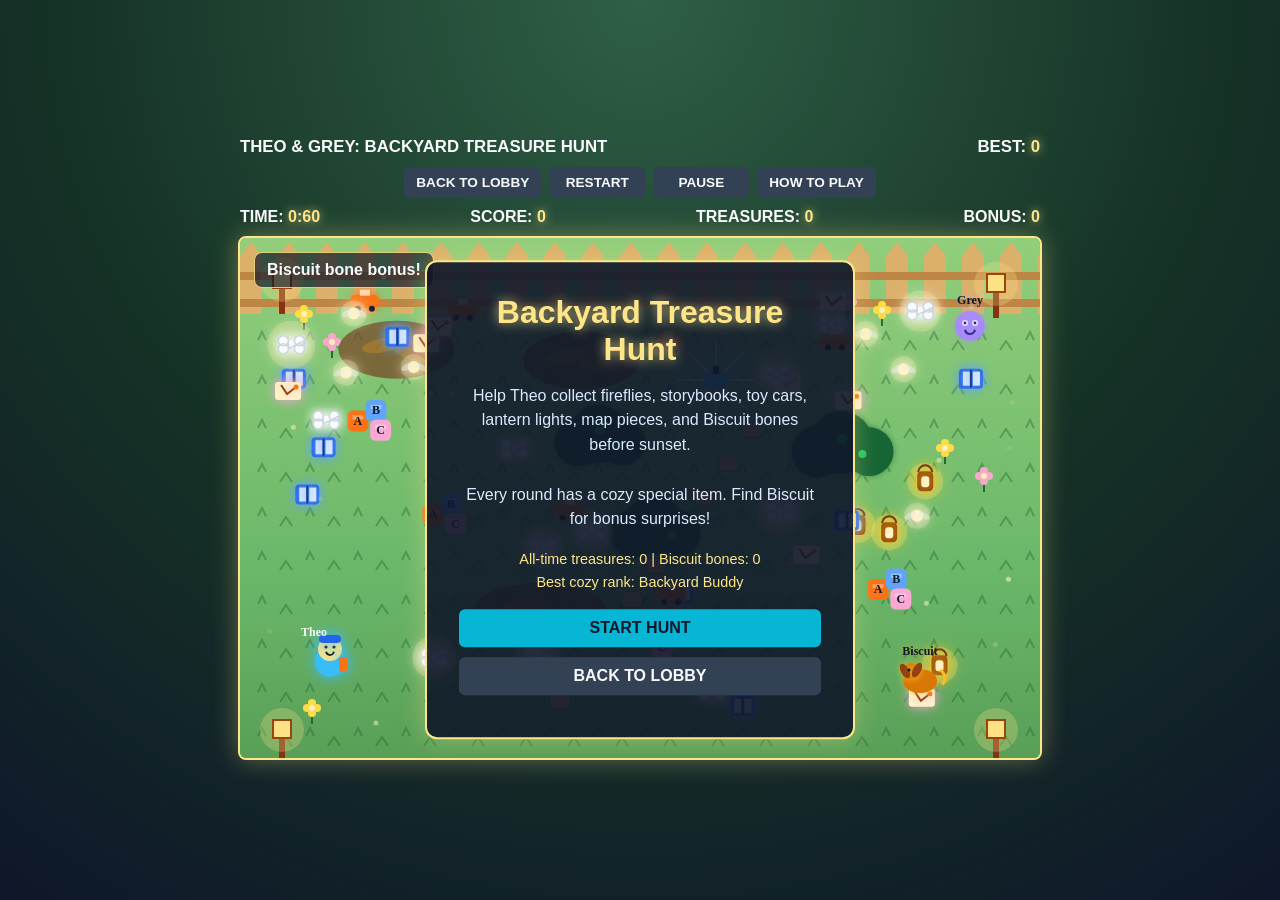
<file: games/theo-grey/index.html>
<!DOCTYPE html>
<html lang="en">
<head>
    <meta charset="UTF-8">
    <meta name="viewport" content="width=device-width, initial-scale=1.0">
    <title>Theo & Grey: Backyard Treasure Hunt</title>
    <link rel="stylesheet" href="../../src/styles/base.css">
    <link rel="stylesheet" href="../../src/styles/game-shell.css">
    <link rel="stylesheet" href="../../src/styles/mobile-controls.css">
    <style>
        .game-page {
            background: radial-gradient(circle at top, #2f5f46 0%, #163326 52%, #0f172a 100%);
        }

        .game-page .header,
        .game-page .arcade-controls,
        #yard-status {
            width: 800px;
        }

        .game-page .header {
            font-size: 1.05rem;
            gap: 16px;
        }

        #yard-status {
            display: flex;
            justify-content: space-between;
            gap: 12px;
            margin-bottom: 10px;
            color: #f8fafc;
            font-weight: bold;
        }

        .cozy-stat {
            color: #fde68a;
            text-shadow: 0 0 10px rgba(253, 230, 138, 0.75);
        }

        .game-page canvas {
            background: #5fb96b;
            border-color: #fde68a;
            box-shadow: 0 0 26px rgba(253, 230, 138, 0.35);
        }

        .cozy-overlay {
            width: min(430px, 90vw);
            border: 2px solid #fde68a;
            box-shadow: 0 0 24px rgba(253, 230, 138, 0.35);
        }

        .cozy-overlay h2 {
            color: #fde68a;
            text-shadow: 0 0 12px rgba(253, 230, 138, 0.8);
            font-size: 2rem;
        }

        .cozy-copy,
        #round-summary,
        #progress-summary {
            color: #dbeafe;
            line-height: 1.55;
            margin-bottom: 1rem;
            white-space: pre-line;
        }

        #progress-summary {
            color: #fde68a;
            font-size: 0.9rem;
        }

        #helper-message {
            position: absolute;
            left: 16px;
            top: 16px;
            max-width: 280px;
            padding: 8px 12px;
            border: 1px solid rgba(253, 230, 138, 0.85);
            border-radius: 8px;
            background: rgba(15, 23, 42, 0.7);
            color: #f8fafc;
            font-weight: bold;
            opacity: 0;
            transition: opacity 0.2s ease;
            pointer-events: none;
        }

        #helper-message.visible {
            opacity: 1;
        }

        @media (max-width: 900px), (pointer: coarse), (hover: none) {
            .game-page .header,
            .game-page .arcade-controls,
            #yard-status {
                width: min(96vw, 800px);
            }

            .game-page .header,
            #yard-status {
                flex-wrap: wrap;
                font-size: 0.9rem;
            }
        }
    </style>
</head>
<body class="game-page">
    <div class="header">
        <span>THEO & GREY: BACKYARD TREASURE HUNT</span>
        <span>BEST: <span id="best-display" class="cozy-stat">0</span></span>
    </div>

    <div id="yard-status">
        <span>TIME: <span id="time-display" class="cozy-stat">1:00</span></span>
        <span>SCORE: <span id="score-display" class="cozy-stat">0</span></span>
        <span>TREASURES: <span id="treasure-display" class="cozy-stat">0</span></span>
        <span>BONUS: <span id="bonus-display" class="cozy-stat">0</span></span>
    </div>

    <div id="game-container">
        <canvas id="gameCanvas" width="800" height="520"></canvas>
        <div id="helper-message"></div>

        <div id="start-screen" class="screen-overlay cozy-overlay">
            <h2>Backyard Treasure Hunt</h2>
            <div class="cozy-copy">Help Theo collect fireflies, storybooks, toy cars, lantern lights, map pieces, and Biscuit bones before sunset.

Every round has a cozy special item. Find Biscuit for bonus surprises!</div>
            <div id="progress-summary"></div>
            <button onclick="startRound()">START HUNT</button>
            <button class="lobby-btn" onclick="window.location.href='../../index.html'">BACK TO LOBBY</button>
        </div>

        <div id="round-complete" class="screen-overlay cozy-overlay">
            <h2>Sunset Snacks!</h2>
            <div id="round-summary"></div>
            <button onclick="startRound()">PLAY AGAIN</button>
            <button class="lobby-btn" onclick="window.location.href='../../index.html'">BACK TO LOBBY</button>
        </div>
    </div>

    <script src="../../src/arcade/storage.js"></script>
    <script src="../../src/arcade/controls.js"></script>
    <script src="../../src/arcade/mobileControls.js"></script>
    <script>
        const canvas = document.getElementById("gameCanvas");
        const ctx = canvas.getContext("2d");
        const startScreen = document.getElementById("start-screen");
        const roundComplete = document.getElementById("round-complete");
        const roundSummary = document.getElementById("round-summary");
        const progressSummary = document.getElementById("progress-summary");
        const helperMessage = document.getElementById("helper-message");
        const timeDisplay = document.getElementById("time-display");
        const scoreDisplay = document.getElementById("score-display");
        const treasureDisplay = document.getElementById("treasure-display");
        const bonusDisplay = document.getElementById("bonus-display");
        const bestDisplay = document.getElementById("best-display");

        const roundSeconds = 60;
        const keys = {};
        const treasures = [];
        const obstacles = [];
        const effects = [];
        const fireflies = [];
        const progressKey = "arcade.progress.theo-grey";
        const helperMessages = [
            "You found a shiny one!",
            "Biscuit sees something!",
            "Great exploring!",
            "Almost sunset!",
            "Grey says: nice treasure!"
        ];
        const treasureTypes = [
            { kind: "firefly", label: "Firefly", points: 8, bonus: false, color: "#fef3c7" },
            { kind: "car", label: "Toy Car", points: 18, bonus: false, color: "#f97316" },
            { kind: "book", label: "Storybook", points: 20, bonus: false, color: "#60a5fa" },
            { kind: "lantern", label: "Lantern Light", points: 35, bonus: true, color: "#facc15" },
            { kind: "map", label: "Map Piece", points: 45, bonus: false, color: "#f9a8d4" },
            { kind: "bone", label: "Biscuit Bone", points: 60, bonus: true, color: "#f8fafc" }
        ];
        const roundThemes = [
            { kind: "firefly", message: "Firefly evening!", multiplier: 2 },
            { kind: "book", message: "Storybook search!", multiplier: 2 },
            { kind: "bone", message: "Biscuit bone bonus!", multiplier: 2 },
            { kind: "lantern", message: "Lantern glow round!", multiplier: 2 },
            { kind: "map", message: "Map piece mystery!", multiplier: 2 }
        ];

        let theo;
        let grey;
        let biscuit;
        let score = 0;
        let collected = 0;
        let bonusCollected = 0;
        let bonesFound = 0;
        let remaining = roundSeconds;
        let roundActive = false;
        let isPaused = false;
        let animationId;
        let lastTime = 0;
        let helperTimer = 0;
        let nextBiscuitTime = 0;
        let activeTheme;
        let progression;

        document.addEventListener("keydown", event => keys[event.code] = true);
        document.addEventListener("keyup", event => keys[event.code] = false);

        function readProgress() {
            try {
                return JSON.parse(localStorage.getItem(progressKey)) || {
                    totalTreasures: 0,
                    totalBones: 0,
                    bestRank: "Backyard Buddy"
                };
            } catch (error) {
                return { totalTreasures: 0, totalBones: 0, bestRank: "Backyard Buddy" };
            }
        }

        function saveProgress() {
            try {
                localStorage.setItem(progressKey, JSON.stringify(progression));
            } catch (error) {
                // Progress is optional in restricted browser modes.
            }
        }

        function getUnlocks() {
            const total = progression ? progression.totalTreasures : 0;
            const unlocks = [];
            if (total >= 25) unlocks.push("flower patch");
            if (total >= 50) unlocks.push("lantern");
            if (total >= 100) unlocks.push("cozy blanket");
            if (total >= 200) unlocks.push("backyard banner");
            return unlocks;
        }

        function updateProgressSummary() {
            progression = readProgress();
            const unlocks = getUnlocks();
            progressSummary.textContent = `All-time treasures: ${progression.totalTreasures} | Biscuit bones: ${progression.totalBones}\nBest cozy rank: ${progression.bestRank}${unlocks.length ? `\nUnlocked: ${unlocks.join(", ")}` : ""}`;
        }

        function showStartScreen() {
            roundActive = false;
            isPaused = false;
            startScreen.style.display = "block";
            roundComplete.style.display = "none";
            bestDisplay.innerText = window.ArcadeStorage.getHighScore("theo-grey");
            updateProgressSummary();
            setupRound();
            draw();
        }

        function setupRound() {
            theo = { x: 90, y: 420, radius: 16, speed: 4.1, color: "#38bdf8" };
            grey = { x: 730, y: 88, radius: 15 };
            biscuit = { x: 680, y: 440, radius: 12, pulse: 0, active: false };
            score = 0;
            collected = 0;
            bonusCollected = 0;
            bonesFound = 0;
            remaining = roundSeconds;
            helperTimer = 0;
            nextBiscuitTime = randomRange(8, 16);
            activeTheme = roundThemes[Math.floor(Math.random() * roundThemes.length)];
            progression = readProgress();
            treasures.length = 0;
            obstacles.length = 0;
            effects.length = 0;
            fireflies.length = 0;
            keys.ArrowLeft = false;
            keys.ArrowRight = false;
            keys.ArrowUp = false;
            keys.ArrowDown = false;
            helperMessage.classList.remove("visible");

            createObstacles();
            createTreasures();
            createFireflies();
            updateHud();
            showHelperMessage(activeTheme.message);
        }

        function startRound() {
            if (animationId) cancelAnimationFrame(animationId);
            setupRound();
            roundActive = true;
            isPaused = false;
            startScreen.style.display = "none";
            roundComplete.style.display = "none";
            lastTime = performance.now();
            animationId = requestAnimationFrame(gameLoop);
        }

        function createObstacles() {
            const layouts = [
                [
                    { type: "bush", x: 185, y: 145, w: 82, h: 54 },
                    { type: "bush", x: 540, y: 118, w: 92, h: 58 },
                    { type: "mud", x: 150, y: 300, w: 118, h: 56 }
                ],
                [
                    { type: "bush", x: 315, y: 135, w: 88, h: 54 },
                    { type: "mud", x: 520, y: 280, w: 130, h: 62 },
                    { type: "sprinkler", x: 120, y: 118, w: 92, h: 92 }
                ],
                [
                    { type: "bush", x: 560, y: 180, w: 96, h: 58 },
                    { type: "mud", x: 232, y: 345, w: 135, h: 58 },
                    { type: "sprinkler", x: 430, y: 96, w: 92, h: 92 }
                ]
            ];
            layouts[Math.floor(Math.random() * layouts.length)].forEach(item => obstacles.push(item));

            addRandomObstacle("bush", 2, 82, 54);
            addRandomObstacle("mud", 2, 116, 58);
            addRandomObstacle("blocks", 4, 46, 42);
            if (Math.random() > 0.4) addRandomObstacle("sprinkler", 1, 88, 88);
        }

        function addRandomObstacle(type, count, w, h) {
            for (let i = 0; i < count; i++) {
                let item;
                let attempts = 0;
                do {
                    item = { type, x: randomRange(80, canvas.width - w - 80), y: randomRange(76, canvas.height - h - 58), w, h };
                    attempts++;
                } while (attempts < 40 && (circleRectCollide(theo.x, theo.y, 82, item) || obstacles.some(other => rectsOverlap(item, other))));
                obstacles.push(item);
            }
        }

        function rectsOverlap(a, b) {
            return a.x < b.x + b.w + 20 && a.x + a.w + 20 > b.x && a.y < b.y + b.h + 20 && a.y + a.h + 20 > b.y;
        }

        function createTreasures() {
            for (let i = 0; i < 32; i++) {
                const type = treasureTypes[Math.floor(Math.random() * (treasureTypes.length - 1))];
                treasures.push(createTreasure(type));
            }

            for (let i = 0; i < 4; i++) {
                treasures.push(createTreasure(treasureTypes[treasureTypes.length - 1]));
            }

            const specialType = treasureTypes.find(type => type.kind === activeTheme.kind);
            for (let i = 0; i < 8; i++) {
                treasures.push(createTreasure(specialType, true));
            }
        }

        function createTreasure(type, isSpecial) {
            let item;
            do {
                item = {
                    ...type,
                    x: randomRange(48, canvas.width - 48),
                    y: randomRange(60, canvas.height - 48),
                    radius: type.bonus ? 12 : 10,
                    collected: false,
                    bob: Math.random() * Math.PI * 2,
                    special: Boolean(isSpecial)
                };
            } while (isBlockedCircle(item.x, item.y, item.radius + 8) || getDist(item.x, item.y, theo.x, theo.y) < 90);
            return item;
        }

        function createFireflies() {
            for (let i = 0; i < 24; i++) {
                fireflies.push({
                    x: randomRange(20, canvas.width - 20),
                    y: randomRange(20, canvas.height - 20),
                    vx: randomRange(-0.25, 0.25),
                    vy: randomRange(-0.18, 0.18),
                    glow: Math.random() * Math.PI * 2
                });
            }
        }

        function randomRange(min, max) {
            return min + Math.random() * (max - min);
        }

        function getDist(x1, y1, x2, y2) {
            return Math.hypot(x2 - x1, y2 - y1);
        }

        function updateHud() {
            const seconds = Math.max(0, Math.ceil(remaining));
            timeDisplay.innerText = `0:${seconds < 10 ? "0" : ""}${seconds}`;
            scoreDisplay.innerText = score;
            treasureDisplay.innerText = collected;
            bonusDisplay.innerText = bonusCollected;
        }

        function gameLoop(timestamp) {
            const dt = Math.min(2, (timestamp - lastTime) / 16.67);
            lastTime = timestamp;
            update(dt);
            draw();
            if (roundActive) animationId = requestAnimationFrame(gameLoop);
        }

        function update(dt) {
            if (!roundActive || isPaused) return;
            remaining -= dt / 60;
            if (remaining <= 0) {
                finishRound();
                return;
            }

            moveTheo(dt);
            collectTreasures();
            updateBiscuit(dt);
            updateEffects(dt);
            updateFireflies(dt);
            updateHelper(dt);
            updateHud();
        }

        function moveTheo(dt) {
            let dx = 0;
            let dy = 0;
            if (keys.ArrowLeft || keys.KeyA) dx -= 1;
            if (keys.ArrowRight || keys.KeyD) dx += 1;
            if (keys.ArrowUp || keys.KeyW) dy -= 1;
            if (keys.ArrowDown || keys.KeyS) dy += 1;
            if (dx === 0 && dy === 0) return;

            const length = Math.hypot(dx, dy);
            dx /= length;
            dy /= length;

            let speed = theo.speed;
            if (isSlowZone(theo.x, theo.y)) speed *= 0.58;
            const nextX = clamp(theo.x + dx * speed * dt, theo.radius, canvas.width - theo.radius);
            const nextY = clamp(theo.y + dy * speed * dt, theo.radius, canvas.height - theo.radius);

            if (!isBlockedCircle(nextX, theo.y, theo.radius)) theo.x = nextX;
            if (!isBlockedCircle(theo.x, nextY, theo.radius)) theo.y = nextY;
        }

        function clamp(value, min, max) {
            return Math.max(min, Math.min(max, value));
        }

        function isSlowZone(x, y) {
            return obstacles.some(item => (item.type === "mud" || item.type === "sprinkler") && pointInRect(x, y, item));
        }

        function isBlockedCircle(x, y, radius) {
            return obstacles.some(item => item.type !== "mud" && item.type !== "sprinkler" && circleRectCollide(x, y, radius, item));
        }

        function pointInRect(x, y, rect) {
            return x >= rect.x && x <= rect.x + rect.w && y >= rect.y && y <= rect.y + rect.h;
        }

        function circleRectCollide(x, y, radius, rect) {
            const nearestX = clamp(x, rect.x, rect.x + rect.w);
            const nearestY = clamp(y, rect.y, rect.y + rect.h);
            return getDist(x, y, nearestX, nearestY) < radius;
        }

        function collectTreasures() {
            treasures.forEach(item => {
                if (item.collected) return;
                if (getDist(theo.x, theo.y, item.x, item.y) <= theo.radius + item.radius + 4) {
                    item.collected = true;
                    collected++;
                    const itemScore = item.special ? item.points * activeTheme.multiplier : item.points;
                    score += itemScore;
                    if (item.bonus) {
                        bonusCollected++;
                        showHelperMessage(helperMessages[Math.floor(Math.random() * helperMessages.length)]);
                    }
                    if (item.kind === "bone") bonesFound++;
                    addSparkles(item.x, item.y, item.color, `+${itemScore}`);
                }
            });
        }

        function updateBiscuit(dt) {
            if (!biscuit.active) {
                nextBiscuitTime -= dt / 60;
                if (nextBiscuitTime <= 0) spawnBiscuit();
                return;
            }

            if (getDist(theo.x, theo.y, biscuit.x, biscuit.y) < theo.radius + biscuit.radius + 10) {
                revealBiscuitBonus();
            }
        }

        function spawnBiscuit() {
            let attempts = 0;
            do {
                biscuit.x = randomRange(70, canvas.width - 70);
                biscuit.y = randomRange(70, canvas.height - 70);
                attempts++;
            } while (attempts < 30 && isBlockedCircle(biscuit.x, biscuit.y, biscuit.radius + 12));
            biscuit.active = true;
            showHelperMessage("Biscuit sees something!");
        }

        function revealBiscuitBonus() {
            const boneType = treasureTypes.find(type => type.kind === "bone");
            for (let i = 0; i < 3; i++) {
                const angle = Math.PI * 2 * i / 3;
                const distance = 42;
                treasures.push({
                    ...boneType,
                    x: clamp(biscuit.x + Math.cos(angle) * distance, 36, canvas.width - 36),
                    y: clamp(biscuit.y + Math.sin(angle) * distance, 42, canvas.height - 36),
                    radius: 12,
                    collected: false,
                    bob: Math.random() * Math.PI * 2,
                    special: activeTheme.kind === "bone"
                });
            }
            addSparkles(biscuit.x, biscuit.y, "#fbbf24", "Biscuit bonus!");
            showHelperMessage("Biscuit found a surprise!");
            biscuit.active = false;
            nextBiscuitTime = randomRange(16, 24);
        }

        function addSparkles(x, y, color, text) {
            effects.push({ type: "text", x, y, text, color, life: 48, vy: -0.7 });
            for (let i = 0; i < 10; i++) {
                const angle = Math.random() * Math.PI * 2;
                const speed = randomRange(0.8, 2.3);
                effects.push({
                    type: "spark",
                    x,
                    y,
                    vx: Math.cos(angle) * speed,
                    vy: Math.sin(angle) * speed,
                    radius: randomRange(2, 4),
                    color,
                    life: randomRange(18, 32)
                });
            }
        }

        function updateEffects(dt) {
            for (let i = effects.length - 1; i >= 0; i--) {
                const effect = effects[i];
                effect.life -= dt;
                if (effect.life <= 0) {
                    effects.splice(i, 1);
                    continue;
                }
                if (effect.type === "text") {
                    effect.y += effect.vy * dt;
                } else {
                    effect.x += effect.vx * dt;
                    effect.y += effect.vy * dt;
                    effect.vx *= 0.98;
                    effect.vy *= 0.98;
                }
            }
        }

        function updateFireflies(dt) {
            fireflies.forEach(fly => {
                fly.x += fly.vx * dt;
                fly.y += fly.vy * dt;
                fly.glow += 0.08 * dt;
                if (fly.x < 12 || fly.x > canvas.width - 12) fly.vx *= -1;
                if (fly.y < 12 || fly.y > canvas.height - 12) fly.vy *= -1;
            });
            biscuit.pulse += 0.08 * dt;
        }

        function updateHelper(dt) {
            helperTimer -= dt;
            if (helperTimer <= 0 && Math.random() < 0.006) {
                showHelperMessage(helperMessages[Math.floor(Math.random() * helperMessages.length)]);
            }
        }

        function showHelperMessage(message) {
            helperMessage.textContent = message;
            helperMessage.classList.add("visible");
            helperTimer = 260;
            window.clearTimeout(showHelperMessage.timer);
            showHelperMessage.timer = window.setTimeout(() => helperMessage.classList.remove("visible"), 2400);
        }

        function finishRound() {
            roundActive = false;
            isPaused = false;
            remaining = 0;
            if (animationId) cancelAnimationFrame(animationId);
            updateHud();
            const bestScore = window.ArcadeStorage.setHighScore("theo-grey", score);
            const rank = getRank(score);
            progression.totalTreasures += collected;
            progression.totalBones += bonesFound;
            progression.bestRank = betterRank(progression.bestRank, rank);
            saveProgress();
            bestDisplay.innerText = bestScore;
            roundSummary.textContent = `Score: ${score}\nBest Score: ${bestScore}\nTreasures Collected: ${collected}\nBonus Items Found: ${bonusCollected}\nBiscuit Bones Found: ${bonesFound}\nCozy Rank: ${rank}\nTotal Treasures: ${progression.totalTreasures}`;
            roundComplete.style.display = "block";
        }

        function getRank(finalScore) {
            if (finalScore >= 850) return "Backyard Legend";
            if (finalScore >= 620) return "Cozy Explorer";
            if (finalScore >= 420) return "Treasure Finder";
            if (finalScore >= 220) return "Lantern Scout";
            if (finalScore >= 110) return "Firefly Finder";
            return "Backyard Buddy";
        }

        function betterRank(current, next) {
            const ranks = ["Backyard Buddy", "Firefly Finder", "Lantern Scout", "Treasure Finder", "Cozy Explorer", "Backyard Legend"];
            return ranks.indexOf(next) > ranks.indexOf(current) ? next : current;
        }

        function draw() {
            drawBackyard();
            drawObstacles();
            drawTreasures();
            drawHelpers();
            drawTheo();
            drawEffects();
            drawFireflies();
        }

        function drawBackyard() {
            const skyGlow = ctx.createLinearGradient(0, 0, 0, canvas.height);
            skyGlow.addColorStop(0, "#8bd17f");
            skyGlow.addColorStop(0.65, "#61b96d");
            skyGlow.addColorStop(1, "#4f9f59");
            ctx.fillStyle = skyGlow;
            ctx.fillRect(0, 0, canvas.width, canvas.height);

            drawFence();
            drawGrassTufts();
            drawPathTiles();
            drawFlowers();
            drawLanterns();
            drawUnlockedDecorations();
            drawSunsetGlow();
        }

        function drawFence() {
            ctx.save();
            ctx.fillStyle = "#d9b16f";
            for (let x = 0; x < canvas.width; x += 38) {
                ctx.fillRect(x, 18, 22, 58);
                ctx.beginPath();
                ctx.moveTo(x, 18);
                ctx.lineTo(x + 11, 4);
                ctx.lineTo(x + 22, 18);
                ctx.closePath();
                ctx.fill();
            }
            ctx.fillStyle = "#b98545";
            ctx.fillRect(0, 34, canvas.width, 8);
            ctx.fillRect(0, 61, canvas.width, 8);
            ctx.restore();
        }

        function drawGrassTufts() {
            ctx.save();
            ctx.strokeStyle = "rgba(22, 101, 52, 0.42)";
            ctx.lineWidth = 2;
            for (let y = 94; y < canvas.height; y += 44) {
                for (let x = 18; x < canvas.width; x += 48) {
                    ctx.beginPath();
                    ctx.moveTo(x, y + 8);
                    ctx.lineTo(x + 4, y);
                    ctx.lineTo(x + 8, y + 8);
                    ctx.moveTo(x + 22, y + 18);
                    ctx.lineTo(x + 28, y + 9);
                    ctx.lineTo(x + 34, y + 18);
                    ctx.stroke();
                }
            }
            ctx.restore();
        }

        function drawPathTiles() {
            ctx.save();
            ctx.fillStyle = "#d9b16f";
            ctx.strokeStyle = "rgba(124, 45, 18, 0.28)";
            ctx.lineWidth = 2;
            for (let i = 0; i < 9; i++) {
                const x = 310 + i * 24;
                const y = 456 - i * 34;
                roundedRect(x, y, 20, 15, 5, true, true);
            }
            ctx.restore();
        }

        function drawSunsetGlow() {
            const progress = 1 - remaining / roundSeconds;
            ctx.fillStyle = `rgba(251, 146, 60, ${0.06 + progress * 0.16})`;
            ctx.fillRect(0, 0, canvas.width, canvas.height);
        }

        function drawUnlockedDecorations() {
            const unlocks = getUnlocks();
            if (unlocks.includes("flower patch")) {
                [[675, 360], [696, 374], [718, 360], [692, 344]].forEach(pos => {
                    ctx.fillStyle = "#f9a8d4";
                    ctx.beginPath();
                    ctx.arc(pos[0], pos[1], 6, 0, Math.PI * 2);
                    ctx.fill();
                });
            }
            if (unlocks.includes("lantern")) {
                drawYardLantern(398, 52, 1.2);
            }
            if (unlocks.includes("cozy blanket")) {
                ctx.fillStyle = "#60a5fa";
                ctx.fillRect(80, 230, 62, 38);
                ctx.fillStyle = "#f9a8d4";
                ctx.fillRect(80, 248, 62, 6);
            }
            if (unlocks.includes("backyard banner")) {
                ctx.fillStyle = "#fef3c7";
                ctx.fillRect(300, 18, 200, 24);
                ctx.fillStyle = "#7c2d12";
                ctx.font = "bold 13px Segoe UI";
                ctx.textAlign = "center";
                ctx.fillText("COZY HUNT CLUB", 400, 35);
            }
        }

        function drawFlowers() {
            const flowers = [[64, 76], [92, 104], [705, 210], [744, 238], [72, 470], [608, 64], [642, 72]];
            flowers.forEach((flower, index) => {
                drawFlower(flower[0], flower[1], index % 2 ? "#f9a8d4" : "#fde047");
            });
        }

        function drawLanterns() {
            [[42, 42], [756, 46], [42, 492], [756, 492]].forEach(pos => {
                drawYardLantern(pos[0], pos[1], 1);
            });
        }

        function roundedRect(x, y, w, h, radius, fill, stroke) {
            const r = Math.min(radius, w / 2, h / 2);
            ctx.beginPath();
            ctx.moveTo(x + r, y);
            ctx.lineTo(x + w - r, y);
            ctx.quadraticCurveTo(x + w, y, x + w, y + r);
            ctx.lineTo(x + w, y + h - r);
            ctx.quadraticCurveTo(x + w, y + h, x + w - r, y + h);
            ctx.lineTo(x + r, y + h);
            ctx.quadraticCurveTo(x, y + h, x, y + h - r);
            ctx.lineTo(x, y + r);
            ctx.quadraticCurveTo(x, y, x + r, y);
            ctx.closePath();
            if (fill) ctx.fill();
            if (stroke) ctx.stroke();
        }

        function drawFlower(x, y, color) {
            ctx.save();
            ctx.fillStyle = "#166534";
            ctx.fillRect(x - 1, y + 4, 2, 12);
            ctx.fillStyle = color;
            [[0, -5], [5, 0], [0, 5], [-5, 0]].forEach(offset => {
                ctx.beginPath();
                ctx.arc(x + offset[0], y + offset[1], 4, 0, Math.PI * 2);
                ctx.fill();
            });
            ctx.fillStyle = "#fef3c7";
            ctx.beginPath();
            ctx.arc(x, y, 3, 0, Math.PI * 2);
            ctx.fill();
            ctx.restore();
        }

        function drawYardLantern(x, y, scale) {
            ctx.save();
            ctx.translate(x, y);
            ctx.scale(scale, scale);
            ctx.fillStyle = "#7c2d12";
            ctx.fillRect(-3, 4, 6, 30);
            ctx.fillStyle = "rgba(253, 230, 138, 0.26)";
            ctx.beginPath();
            ctx.arc(0, 0, 22, 0, Math.PI * 2);
            ctx.fill();
            ctx.fillStyle = "#fde68a";
            roundedRect(-9, -10, 18, 18, 5, true, false);
            ctx.strokeStyle = "#92400e";
            ctx.lineWidth = 2;
            ctx.strokeRect(-9, -10, 18, 18);
            ctx.restore();
        }

        function drawObstacles() {
            obstacles.forEach(item => {
                if (item.type === "mud") {
                    drawMudPuddle(item);
                    return;
                }

                if (item.type === "sprinkler") {
                    drawSprinkler(item);
                    return;
                }

                if (item.type === "blocks") {
                    drawToyBlocks(item);
                    return;
                }

                drawBush(item);
            });
        }

        function drawBush(item) {
            ctx.save();
            ctx.fillStyle = "#166534";
            ctx.shadowBlur = 6;
            ctx.shadowColor = "rgba(22, 101, 52, 0.6)";
            const bumps = [
                [item.x + item.w * 0.18, item.y + item.h * 0.58, item.h * 0.44],
                [item.x + item.w * 0.43, item.y + item.h * 0.42, item.h * 0.54],
                [item.x + item.w * 0.72, item.y + item.h * 0.58, item.h * 0.42]
            ];
            bumps.forEach(bump => {
                ctx.beginPath();
                ctx.arc(bump[0], bump[1], bump[2], 0, Math.PI * 2);
                ctx.fill();
            });
            ctx.fillStyle = "#22c55e";
            ctx.beginPath();
            ctx.arc(item.x + item.w * 0.44, item.y + item.h * 0.36, 5, 0, Math.PI * 2);
            ctx.arc(item.x + item.w * 0.65, item.y + item.h * 0.62, 4, 0, Math.PI * 2);
            ctx.fill();
            ctx.restore();
        }

        function drawMudPuddle(item) {
            ctx.save();
            ctx.fillStyle = "rgba(120, 75, 42, 0.76)";
            ctx.beginPath();
            ctx.ellipse(item.x + item.w / 2, item.y + item.h / 2, item.w / 2, item.h / 2, 0, 0, Math.PI * 2);
            ctx.fill();
            ctx.fillStyle = "rgba(245, 158, 11, 0.28)";
            ctx.beginPath();
            ctx.ellipse(item.x + item.w * 0.38, item.y + item.h * 0.42, item.w * 0.18, item.h * 0.12, -0.2, 0, Math.PI * 2);
            ctx.ellipse(item.x + item.w * 0.64, item.y + item.h * 0.58, item.w * 0.16, item.h * 0.1, 0.25, 0, Math.PI * 2);
            ctx.fill();
            ctx.restore();
        }

        function drawToyBlocks(item) {
            ctx.save();
            const size = Math.min(item.w, item.h) / 2;
            const blocks = [
                { x: item.x, y: item.y + size * 0.5, color: "#f97316", letter: "A" },
                { x: item.x + size * 0.86, y: item.y, color: "#60a5fa", letter: "B" },
                { x: item.x + size * 1.08, y: item.y + size * 0.95, color: "#f9a8d4", letter: "C" }
            ];
            blocks.forEach(block => {
                ctx.fillStyle = block.color;
                roundedRect(block.x, block.y, size, size, 6, true, false);
                ctx.fillStyle = "rgba(255,255,255,0.35)";
                ctx.fillRect(block.x + 5, block.y + 5, size - 10, 4);
                ctx.fillStyle = "#0f172a";
                ctx.font = "bold 12px Segoe UI";
                ctx.textAlign = "center";
                ctx.fillText(block.letter, block.x + size / 2, block.y + size * 0.68);
            });
            ctx.restore();
        }

        function drawSprinkler(item) {
            ctx.save();
            const cx = item.x + item.w / 2;
            const cy = item.y + item.h / 2;
            ctx.fillStyle = "rgba(96, 165, 250, 0.16)";
            ctx.beginPath();
            ctx.arc(cx, cy, item.w / 2, 0, Math.PI * 2);
            ctx.fill();
            ctx.strokeStyle = "rgba(219, 234, 254, 0.75)";
            ctx.lineWidth = 2;
            for (let i = 0; i < 8; i++) {
                const angle = i * Math.PI / 4;
                ctx.beginPath();
                ctx.moveTo(cx, cy);
                ctx.lineTo(cx + Math.cos(angle) * item.w * 0.42, cy + Math.sin(angle) * item.h * 0.42);
                ctx.stroke();
            }
            ctx.fillStyle = "#38bdf8";
            roundedRect(cx - 12, cy - 8, 24, 16, 6, true, false);
            ctx.fillStyle = "#0f172a";
            ctx.fillRect(cx - 3, cy - 14, 6, 8);
            ctx.restore();
        }

        function drawTreasures() {
            treasures.forEach(item => {
                if (item.collected) return;
                item.bob += 0.05;
                const y = item.y + Math.sin(item.bob) * 2;
                ctx.shadowBlur = 12;
                ctx.shadowColor = item.color;
                ctx.fillStyle = item.color;

                if (item.special) {
                    ctx.fillStyle = "rgba(253, 230, 138, 0.25)";
                    ctx.beginPath();
                    ctx.arc(item.x, y, item.radius + 10 + Math.sin(item.bob) * 2, 0, Math.PI * 2);
                    ctx.fill();
                    ctx.fillStyle = item.color;
                }

                if (item.kind === "firefly") drawFireflyItem(item.x, y);
                else if (item.kind === "book") drawStorybook(item.x, y);
                else if (item.kind === "car") drawCar(item.x, y);
                else if (item.kind === "lantern") drawSmallLantern(item.x, y);
                else if (item.kind === "map") drawMap(item.x, y);
                else drawBone(item.x, y);

                ctx.shadowBlur = 0;
            });
        }

        function drawStar(x, y, outer, inner) {
            ctx.beginPath();
            for (let i = 0; i < 10; i++) {
                const radius = i % 2 === 0 ? outer : inner;
                const angle = -Math.PI / 2 + i * Math.PI / 5;
                const px = x + Math.cos(angle) * radius;
                const py = y + Math.sin(angle) * radius;
                if (i === 0) ctx.moveTo(px, py);
                else ctx.lineTo(px, py);
            }
            ctx.closePath();
            ctx.fill();
        }

        function drawFireflyItem(x, y) {
            ctx.save();
            ctx.fillStyle = "#fef3c7";
            ctx.beginPath();
            ctx.arc(x, y, 6, 0, Math.PI * 2);
            ctx.fill();
            ctx.fillStyle = "rgba(219, 234, 254, 0.5)";
            ctx.beginPath();
            ctx.ellipse(x - 7, y, 6, 3, -0.5, 0, Math.PI * 2);
            ctx.ellipse(x + 7, y, 6, 3, 0.5, 0, Math.PI * 2);
            ctx.fill();
            ctx.fillStyle = "rgba(254, 243, 199, 0.24)";
            ctx.beginPath();
            ctx.arc(x, y, 13, 0, Math.PI * 2);
            ctx.fill();
            ctx.restore();
        }

        function drawStorybook(x, y) {
            ctx.save();
            ctx.fillStyle = "#2563eb";
            roundedRect(x - 12, y - 10, 24, 20, 4, true, false);
            ctx.fillStyle = "#dbeafe";
            ctx.fillRect(x - 8, y - 7, 7, 14);
            ctx.fillRect(x + 2, y - 7, 7, 14);
            ctx.strokeStyle = "#1e3a8a";
            ctx.lineWidth = 2;
            ctx.beginPath();
            ctx.moveTo(x, y - 9);
            ctx.lineTo(x, y + 9);
            ctx.stroke();
            ctx.restore();
        }

        function drawCar(x, y) {
            ctx.save();
            ctx.fillStyle = "#f97316";
            roundedRect(x - 14, y - 7, 28, 13, 5, true, false);
            ctx.fillStyle = "#fed7aa";
            ctx.fillRect(x - 5, y - 12, 10, 6);
            ctx.fillStyle = "#0f172a";
            ctx.beginPath();
            ctx.arc(x - 7, y + 7, 3, 0, Math.PI * 2);
            ctx.arc(x + 7, y + 7, 3, 0, Math.PI * 2);
            ctx.fill();
            ctx.restore();
        }

        function drawSmallLantern(x, y) {
            ctx.save();
            ctx.fillStyle = "rgba(253, 230, 138, 0.26)";
            ctx.beginPath();
            ctx.arc(x, y, 18, 0, Math.PI * 2);
            ctx.fill();
            ctx.fillStyle = "#92400e";
            roundedRect(x - 8, y - 10, 16, 20, 5, true, false);
            ctx.fillStyle = "#fef3c7";
            roundedRect(x - 4, y - 5, 8, 11, 3, true, false);
            ctx.strokeStyle = "#78350f";
            ctx.lineWidth = 2;
            ctx.beginPath();
            ctx.arc(x, y - 9, 7, Math.PI, 0);
            ctx.stroke();
            ctx.restore();
        }

        function drawMap(x, y) {
            ctx.save();
            ctx.fillStyle = "#fef3c7";
            roundedRect(x - 13, y - 9, 26, 18, 3, true, false);
            ctx.strokeStyle = "#92400e";
            ctx.lineWidth = 2;
            ctx.beginPath();
            ctx.moveTo(x - 7, y - 6);
            ctx.lineTo(x - 1, y + 3);
            ctx.lineTo(x + 8, y - 4);
            ctx.stroke();
            ctx.fillStyle = "#f97316";
            ctx.beginPath();
            ctx.arc(x + 8, y - 4, 2.5, 0, Math.PI * 2);
            ctx.fill();
            ctx.restore();
        }

        function drawBone(x, y) {
            ctx.save();
            ctx.fillStyle = "#f8fafc";
            ctx.strokeStyle = "#cbd5e1";
            ctx.lineWidth = 1.5;
            ctx.beginPath();
            ctx.arc(x - 8, y - 4, 5, 0, Math.PI * 2);
            ctx.arc(x - 8, y + 4, 5, 0, Math.PI * 2);
            ctx.arc(x + 8, y - 4, 5, 0, Math.PI * 2);
            ctx.arc(x + 8, y + 4, 5, 0, Math.PI * 2);
            ctx.fillRect(x - 9, y - 4, 18, 8);
            ctx.fill();
            ctx.stroke();
            ctx.restore();
        }

        function drawHelpers() {
            drawGrey(grey.x, grey.y);
            drawBiscuit(biscuit.x, biscuit.y + Math.sin(biscuit.pulse) * 3, biscuit.active);
        }

        function drawGrey(x, y) {
            ctx.save();
            ctx.shadowBlur = 8;
            ctx.shadowColor = "rgba(167, 139, 250, 0.5)";
            ctx.fillStyle = "#a78bfa";
            ctx.beginPath();
            ctx.arc(x, y, 15, 0, Math.PI * 2);
            ctx.fill();
            ctx.fillStyle = "#ede9fe";
            ctx.beginPath();
            ctx.arc(x - 5, y - 3, 3, 0, Math.PI * 2);
            ctx.arc(x + 5, y - 3, 3, 0, Math.PI * 2);
            ctx.fill();
            ctx.fillStyle = "#312e81";
            ctx.beginPath();
            ctx.arc(x - 5, y - 3, 1.4, 0, Math.PI * 2);
            ctx.arc(x + 5, y - 3, 1.4, 0, Math.PI * 2);
            ctx.fill();
            ctx.strokeStyle = "#312e81";
            ctx.lineWidth = 2;
            ctx.beginPath();
            ctx.arc(x, y + 3, 5, 0.15, Math.PI - 0.15);
            ctx.stroke();
            ctx.fillStyle = "#0f172a";
            ctx.font = "bold 12px Segoe UI";
            ctx.textAlign = "center";
            ctx.fillText("Grey", x, y - 22);
            ctx.restore();
        }

        function drawBiscuit(x, y, active) {
            ctx.save();
            if (active) {
                ctx.fillStyle = "rgba(254, 243, 199, 0.28)";
                ctx.beginPath();
                ctx.arc(x, y, 27, 0, Math.PI * 2);
                ctx.fill();
            }
            ctx.shadowBlur = active ? 14 : 6;
            ctx.shadowColor = "rgba(251, 191, 36, 0.65)";
            ctx.fillStyle = active ? "#fbbf24" : "#d97706";
            ctx.beginPath();
            ctx.ellipse(x, y + 3, 17, 12, 0, 0, Math.PI * 2);
            ctx.fill();
            ctx.beginPath();
            ctx.arc(x - 9, y - 7, 8, 0, Math.PI * 2);
            ctx.fill();
            ctx.fillStyle = "#92400e";
            ctx.beginPath();
            ctx.ellipse(x - 15, y - 7, 4, 8, -0.5, 0, Math.PI * 2);
            ctx.ellipse(x - 3, y - 8, 4, 8, 0.5, 0, Math.PI * 2);
            ctx.fill();
            ctx.strokeStyle = "#fbbf24";
            ctx.lineWidth = 3;
            ctx.beginPath();
            ctx.arc(x + 16, y, 9, -1.1, 0.8);
            ctx.stroke();
            ctx.fillStyle = "#0f172a";
            ctx.beginPath();
            ctx.arc(x - 11, y - 8, 1.5, 0, Math.PI * 2);
            ctx.fill();
            ctx.fillStyle = "#0f172a";
            ctx.font = "bold 12px Segoe UI";
            ctx.textAlign = "center";
            ctx.fillText("Biscuit", x, y - 23);
            ctx.restore();
        }

        function drawTheo() {
            ctx.save();
            ctx.shadowBlur = 14;
            ctx.shadowColor = theo.color;
            ctx.fillStyle = "#38bdf8";
            ctx.beginPath();
            ctx.arc(theo.x, theo.y + 4, 15, 0, Math.PI * 2);
            ctx.fill();
            ctx.fillStyle = "#fde68a";
            ctx.beginPath();
            ctx.arc(theo.x, theo.y - 9, 12, 0, Math.PI * 2);
            ctx.fill();
            ctx.fillStyle = "#0f172a";
            ctx.beginPath();
            ctx.arc(theo.x - 4, theo.y - 11, 1.6, 0, Math.PI * 2);
            ctx.arc(theo.x + 4, theo.y - 11, 1.6, 0, Math.PI * 2);
            ctx.fill();
            ctx.strokeStyle = "#0f172a";
            ctx.lineWidth = 1.8;
            ctx.beginPath();
            ctx.arc(theo.x, theo.y - 7, 4, 0.2, Math.PI - 0.2);
            ctx.stroke();
            ctx.fillStyle = "#2563eb";
            roundedRect(theo.x - 11, theo.y - 23, 22, 8, 4, true, false);
            ctx.fillStyle = "#f97316";
            roundedRect(theo.x + 9, theo.y - 1, 8, 15, 3, true, false);
            ctx.shadowBlur = 0;
            ctx.fillStyle = "#f8fafc";
            ctx.font = "bold 12px Segoe UI";
            ctx.textAlign = "center";
            ctx.fillText("Theo", theo.x - 16, theo.y - 22);
            ctx.restore();
        }

        function drawEffects() {
            effects.forEach(effect => {
                ctx.globalAlpha = Math.max(0, effect.life / 48);
                ctx.fillStyle = effect.color;
                if (effect.type === "text") {
                    ctx.font = "bold 16px Segoe UI";
                    ctx.textAlign = "center";
                    ctx.fillText(effect.text, effect.x, effect.y);
                } else {
                    ctx.beginPath();
                    ctx.arc(effect.x, effect.y, effect.radius, 0, Math.PI * 2);
                    ctx.fill();
                }
            });
            ctx.globalAlpha = 1;
        }

        function drawFireflies() {
            fireflies.forEach(fly => {
                ctx.globalAlpha = 0.35 + Math.sin(fly.glow) * 0.25;
                ctx.fillStyle = "#fef3c7";
                ctx.beginPath();
                ctx.arc(fly.x, fly.y, 2.5, 0, Math.PI * 2);
                ctx.fill();
            });
            ctx.globalAlpha = 1;
        }

        window.ArcadeControls.init({
            instructions: [
                "Move Theo with WASD, arrow keys, or the mobile D-pad.",
                "Pick up treasures before the 60-second sunset timer ends.",
                "Find Biscuit for bonus surprises.",
                "Mud and sprinklers slow Theo down.",
                "Bushes and toy blocks make gentle paths.",
                "Collect as much as you can before sunset."
            ],
            onRestart: startRound,
            isPaused: () => isPaused,
            onPauseToggle: () => {
                if (!roundActive) return false;
                isPaused = !isPaused;
                if (!isPaused) lastTime = performance.now();
                return isPaused;
            }
        });

        window.ArcadeMobileControls.createDPad({
            shouldHide: () => !roundActive || startScreen.style.display === "block" || roundComplete.style.display === "block"
        });

        showStartScreen();
    </script>
</body>
</html>
</file>
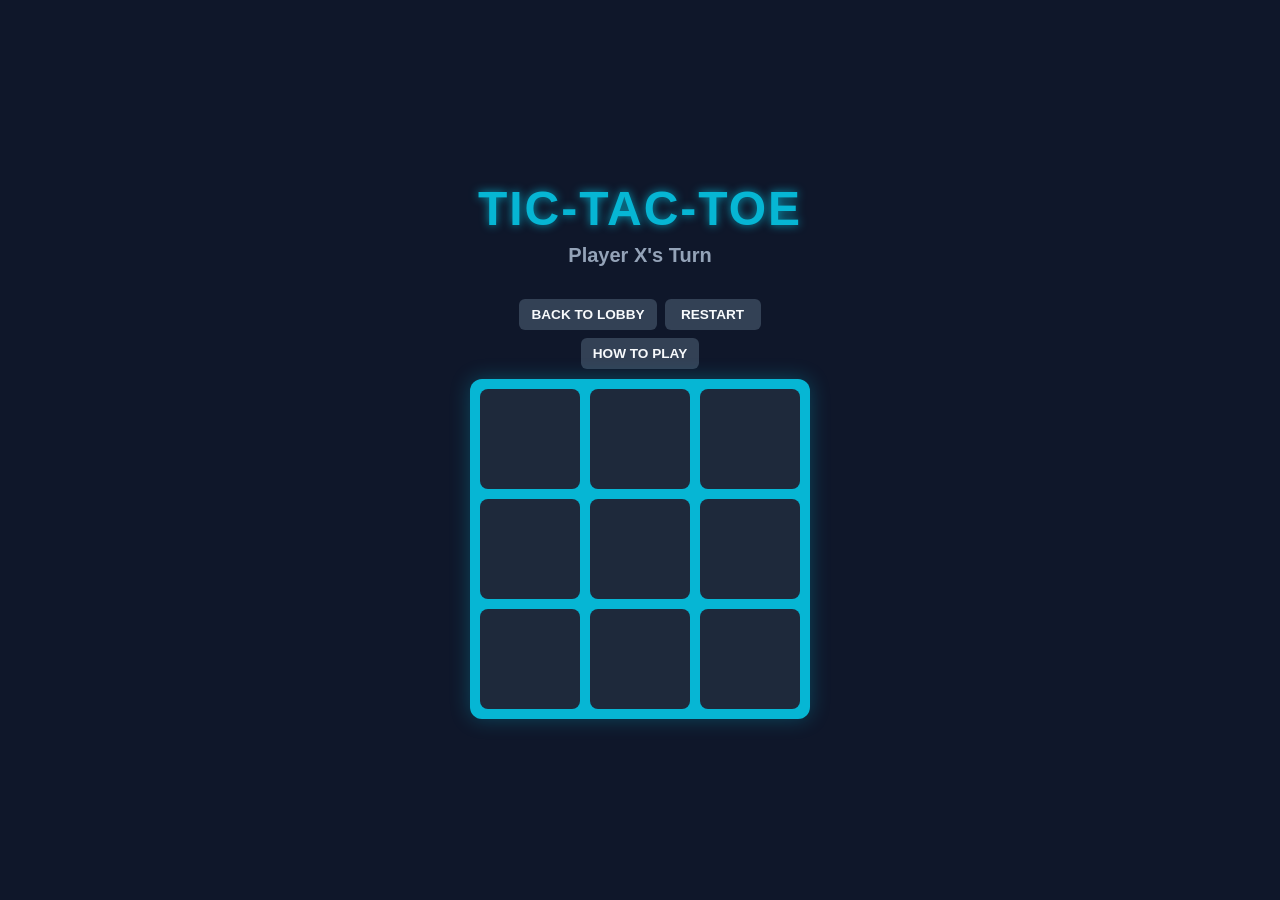
<file: games/tictactoe/index.html>
<!DOCTYPE html>
<html lang="en">
<head>
    <meta charset="UTF-8">
    <meta name="viewport" content="width=device-width, initial-scale=1.0">
    <title>Neon Tic-Tac-Toe</title>
    <link rel="stylesheet" href="../../src/styles/base.css">
    <link rel="stylesheet" href="../../src/styles/game-shell.css">
    <link rel="stylesheet" href="../../src/styles/mobile-controls.css">
    <style>
        .game-page .header {
            display: block;
            width: auto;
            margin-bottom: 2rem;
            text-align: center;
        }

        .game-page .arcade-controls {
            width: 340px;
        }

        h1 {
            margin: 0;
            color: #06b6d4;
            text-shadow: 0 0 10px rgba(6, 182, 212, 0.8);
            letter-spacing: 2px;
        }

        #status {
            font-size: 1.25rem;
            margin-top: 0.5rem;
            color: #94a3b8;
        }

        .board {
            display: grid;
            grid-template-columns: repeat(3, 100px);
            gap: 10px;
            background-color: #06b6d4; /* Creates the grid lines */
            padding: 10px;
            border-radius: 12px;
            box-shadow: 0 0 20px rgba(6, 182, 212, 0.3);
        }

        .cell {
            width: 100px;
            height: 100px;
            background-color: #1e293b;
            border-radius: 8px;
            display: flex;
            align-items: center;
            justify-content: center;
            font-size: 4rem;
            font-weight: bold;
            cursor: pointer;
            transition: background-color 0.2s;
            user-select: none;
        }

        .cell:hover {
            background-color: #334155;
        }

        .cell.x {
            color: #f43f5e;
            text-shadow: 0 0 15px rgba(244, 63, 94, 0.8);
        }

        .cell.o {
            color: #22c55e;
            text-shadow: 0 0 15px rgba(34, 197, 94, 0.8);
        }

        .game-page button {
            margin-top: 2rem;
            padding: 12px 24px;
            font-size: 1.1rem;
            display: inline-block;
            width: auto;
            text-transform: uppercase;
        }

        @media (pointer: coarse), (hover: none), (max-width: 520px) {
            .game-page .header {
                margin-bottom: 1rem;
            }

            .game-page .arcade-controls {
                width: min(96vw, 340px);
            }

            .board {
                grid-template-columns: repeat(3, minmax(86px, 28vw));
                gap: 8px;
                padding: 8px;
            }

            .cell {
                width: min(28vw, 112px);
                height: min(28vw, 112px);
                min-width: 86px;
                min-height: 86px;
                font-size: clamp(3rem, 16vw, 4.5rem);
                touch-action: manipulation;
            }
        }
    </style>
</head>
<body class="game-page">

    <div class="header">
        <h1>TIC-TAC-TOE</h1>
        <div id="status">Player X's Turn</div>
    </div>

    <div class="board" id="board">
        <div class="cell" data-index="0"></div>
        <div class="cell" data-index="1"></div>
        <div class="cell" data-index="2"></div>
        <div class="cell" data-index="3"></div>
        <div class="cell" data-index="4"></div>
        <div class="cell" data-index="5"></div>
        <div class="cell" data-index="6"></div>
        <div class="cell" data-index="7"></div>
        <div class="cell" data-index="8"></div>
    </div>

    <script src="../../src/arcade/controls.js"></script>
    <script src="../../src/arcade/mobileControls.js"></script>
    <script>
        const cells = document.querySelectorAll('.cell');
        const statusText = document.getElementById('status');
        
        let board = ["", "", "", "", "", "", "", "", ""];
        let currentPlayer = "X";
        let gameActive = true;

        // All 8 possible winning line combinations
        const winConditions = [
            [0, 1, 2], [3, 4, 5], [6, 7, 8], // Rows
            [0, 3, 6], [1, 4, 7], [2, 5, 8], // Columns
            [0, 4, 8], [2, 4, 6]             // Diagonals
        ];

        // Attach event listeners to all cells
        cells.forEach(cell => cell.addEventListener('click', handleCellClick));

        function handleCellClick(event) {
            const clickedCell = event.target;
            const cellIndex = clickedCell.getAttribute('data-index');

            // Prevent clicking an already filled cell or if the game is over
            if (board[cellIndex] !== "" || !gameActive) {
                return;
            }

            // Update board state and UI
            board[cellIndex] = currentPlayer;
            clickedCell.innerText = currentPlayer;
            clickedCell.classList.add(currentPlayer.toLowerCase());

            checkWin();
        }

        function checkWin() {
            let roundWon = false;

            for (let i = 0; i < winConditions.length; i++) {
                const condition = winConditions[i];
                const a = board[condition[0]];
                const b = board[condition[1]];
                const c = board[condition[2]];

                if (a === "" || b === "" || c === "") {
                    continue; // Skip empty cells
                }
                
                if (a === b && b === c) {
                    roundWon = true;
                    break;
                }
            }

            if (roundWon) {
                statusText.innerText = `Player ${currentPlayer} Wins!`;
                statusText.style.color = currentPlayer === "X" ? "#f43f5e" : "#22c55e";
                gameActive = false;
                return;
            }

            // Check for a draw (if there are no empty strings left in the board array)
            if (!board.includes("")) {
                statusText.innerText = "It's a Draw!";
                statusText.style.color = "#94a3b8";
                gameActive = false;
                return;
            }

            // Switch players
            currentPlayer = currentPlayer === "X" ? "O" : "X";
            statusText.innerText = `Player ${currentPlayer}'s Turn`;
        }

        function restartGame() {
            // Reset state variables
            board = ["", "", "", "", "", "", "", "", ""];
            currentPlayer = "X";
            gameActive = true;
            
            // Reset UI
            statusText.innerText = `Player X's Turn`;
            statusText.style.color = "#94a3b8";
            
            cells.forEach(cell => {
                cell.innerText = "";
                cell.classList.remove('x', 'o');
            });
        }

        window.ArcadeControls.init({
            instructions: [
                "Click an empty cell to place your mark.",
                "Players alternate between X and O.",
                "Three in a row wins. A full board with no winner is a draw.",
                "R restarts, H opens this panel."
            ],
            canPause: false,
            onRestart: restartGame
        });
    </script>
</body>
</html>
</file>
<file: src/styles/base.css>
:root {
    --bg-color: #0f172a;
    --panel-bg: #1e293b;
    --card-bg: #1e293b;
    --panel-border: #334155;
    --text-main: #f8fafc;
    --text-muted: #94a3b8;
    --accent-glow: #06b6d4;
    --accent-danger: #f43f5e;
    --accent-success: #22c55e;
    --accent-warning: #eab308;
    --accent-purple: #a855f7;
}

* {
    box-sizing: border-box;
}

body {
    margin: 0;
    font-family: 'Segoe UI', Tahoma, Geneva, Verdana, sans-serif;
    background-color: var(--bg-color);
    color: var(--text-main);
}

button {
    font-family: inherit;
}
</file>
<file: src/styles/arcade.css>
body.lobby-page > header {
    text-align: center;
    padding: 3rem 1rem;
    background: linear-gradient(to right, var(--panel-bg), var(--bg-color));
    border-bottom: 2px solid var(--accent-glow);
    box-shadow: 0 4px 15px rgba(6, 182, 212, 0.2);
}

body.lobby-page h1 {
    margin: 0;
    font-size: 2.5rem;
    letter-spacing: 2px;
    text-transform: uppercase;
}

.subtitle {
    color: var(--text-muted);
    margin-top: 0.5rem;
}

.profile-panel {
    display: flex;
    align-items: center;
    justify-content: center;
    gap: 0.75rem;
    margin-top: 1.5rem;
    flex-wrap: wrap;
}

.profile-panel label {
    color: var(--text-muted);
    font-size: 0.95rem;
    font-weight: bold;
    text-transform: uppercase;
    letter-spacing: 1px;
}

.profile-panel input {
    background: var(--panel-bg);
    color: var(--text-main);
    border: 1px solid var(--panel-border);
    border-radius: 6px;
    padding: 10px 12px;
    min-width: 220px;
    font: inherit;
}

.profile-panel input:focus {
    border-color: var(--accent-glow);
    box-shadow: 0 0 12px rgba(6, 182, 212, 0.25);
    outline: none;
}

.profile-panel button {
    background-color: var(--accent-glow);
    color: var(--bg-color);
    border: none;
    border-radius: 6px;
    cursor: pointer;
    font-weight: bold;
    padding: 10px 16px;
    text-transform: uppercase;
}

.profile-panel button:hover {
    background-color: var(--text-main);
    box-shadow: 0 0 15px var(--accent-glow);
}

.profile-status {
    color: #67e8f9;
    min-width: 3rem;
    font-size: 0.9rem;
}

.game-grid {
    display: grid;
    grid-template-columns: repeat(auto-fill, minmax(280px, 1fr));
    gap: 2rem;
    padding: 3rem;
    max-width: 1200px;
    margin: 0 auto;
}

.game-card {
    background-color: var(--card-bg);
    border-radius: 12px;
    padding: 1rem;
    text-align: center;
    cursor: pointer;
    transition: all 0.3s ease;
    border: 1px solid transparent;
}

.game-card:hover,
.game-card:focus {
    transform: translateY(-8px);
    border-color: var(--accent-glow);
    box-shadow: 0 10px 20px rgba(6, 182, 212, 0.15);
    outline: none;
}

.game-thumbnail {
    width: 100%;
    height: 160px;
    background-color: var(--panel-border);
    border-radius: 8px;
    margin-bottom: 1rem;
    display: flex;
    align-items: center;
    justify-content: center;
    font-size: 4rem;
}

.game-title {
    font-size: 1.25rem;
    margin: 0.5rem 0;
    font-weight: bold;
}

.game-genre {
    font-size: 0.875rem;
    color: var(--text-muted);
    text-transform: uppercase;
    letter-spacing: 1px;
}

.game-description {
    color: #cbd5e1;
    font-size: 0.95rem;
    line-height: 1.4;
    min-height: 2.7em;
    margin: 0.75rem 0;
}

.game-status {
    display: inline-block;
    padding: 4px 8px;
    border-radius: 999px;
    background: rgba(6, 182, 212, 0.12);
    color: #67e8f9;
    font-size: 0.75rem;
    font-weight: bold;
    text-transform: uppercase;
    letter-spacing: 1px;
}

.high-score {
    margin-top: 10px;
    color: var(--accent-danger);
    font-weight: bold;
    font-size: 0.9rem;
}
</file>
<file: src/styles/game-shell.css>
body.game-page {
    display: flex;
    flex-direction: column;
    align-items: center;
    justify-content: center;
    height: 100vh;
    overflow: hidden;
}

.game-page .header {
    display: flex;
    justify-content: space-between;
    width: 800px;
    margin-bottom: 10px;
    font-size: 1.5rem;
    font-weight: bold;
}

.arcade-controls {
    display: flex;
    flex-wrap: wrap;
    justify-content: center;
    gap: 8px;
    width: 800px;
    margin-bottom: 10px;
}

.game-page .arcade-control-btn {
    display: inline-block;
    width: auto;
    min-width: 96px;
    margin: 0;
    padding: 8px 12px;
    background-color: var(--panel-border);
    color: var(--text-main);
    font-size: 0.85rem;
    text-transform: uppercase;
    letter-spacing: 0;
}

.game-page .arcade-control-btn:hover {
    background-color: var(--accent-glow);
    color: var(--bg-color);
}

.game-page .arcade-help-modal {
    position: fixed;
    inset: 0;
    z-index: 100;
    display: none;
    align-items: center;
    justify-content: center;
    padding: 20px;
    background: rgba(15, 23, 42, 0.78);
}

.game-page .arcade-help-panel {
    width: min(460px, 100%);
    background: rgba(15, 23, 42, 0.96);
    border: 2px solid var(--accent-glow);
    border-radius: 12px;
    box-shadow: 0 0 25px rgba(6, 182, 212, 0.35);
    padding: 1.5rem;
    text-align: left;
}

.game-page .arcade-help-panel h2 {
    color: var(--accent-glow);
    text-align: center;
}

.game-page .arcade-help-panel ul {
    margin: 0 0 1.25rem;
    padding-left: 1.2rem;
    color: #cbd5e1;
    line-height: 1.6;
}

.game-page .arcade-help-panel button {
    margin-bottom: 0;
}

.game-page #game-container {
    position: relative;
}

.game-page canvas {
    background-color: var(--panel-bg);
    border: 2px solid var(--panel-border);
    border-radius: 8px;
    box-shadow: 0 0 30px rgba(0, 0, 0, 0.5);
}

.game-page #overlay-screen,
.game-page #game-over,
.game-page #win-screen,
.game-page .screen-overlay {
    position: absolute;
    top: 50%;
    left: 50%;
    transform: translate(-50%, -50%);
    background: rgba(15, 23, 42, 0.9);
    padding: 2rem;
    border-radius: 12px;
    text-align: center;
    display: none;
}

.game-page #overlay-screen,
.game-page #game-over {
    border: 2px solid var(--accent-danger);
    box-shadow: 0 0 20px rgba(244, 63, 94, 0.4);
}

.game-page #win-screen {
    border: 2px solid var(--text-main);
    box-shadow: 0 0 20px rgba(248, 250, 252, 0.3);
}

.game-page h2 {
    margin: 0 0 1rem 0;
}

.game-page button {
    background-color: var(--accent-glow);
    color: var(--bg-color);
    border: none;
    padding: 10px 20px;
    font-size: 1rem;
    font-weight: bold;
    border-radius: 6px;
    cursor: pointer;
    transition: all 0.2s;
    display: block;
    width: 100%;
    margin-bottom: 10px;
}

.game-page button:hover {
    background-color: var(--text-main);
    box-shadow: 0 0 15px var(--accent-glow);
}

.game-page .lobby-btn {
    background-color: var(--panel-border);
    color: var(--text-main);
}
</file>
<file: src/styles/mobile-controls.css>
html {
    touch-action: manipulation;
}

.mobile-touch-surface {
    touch-action: none;
}

.mobile-controls {
    position: fixed;
    z-index: 80;
    display: none;
    gap: 12px;
    pointer-events: auto;
    user-select: none;
    -webkit-user-select: none;
    -webkit-tap-highlight-color: transparent;
}

.mobile-controls.is-ready {
    display: flex;
}

.mobile-controls.is-hidden {
    display: none !important;
}

.mobile-control-btn,
.game-page .mobile-control-btn {
    width: 72px;
    height: 72px;
    margin: 0;
    border: 2px solid rgba(248, 250, 252, 0.65);
    border-radius: 18px;
    background: rgba(15, 23, 42, 0.82);
    color: #f8fafc;
    box-shadow: 0 0 18px rgba(6, 182, 212, 0.28);
    font-size: 1.7rem;
    font-weight: 900;
    line-height: 1;
    touch-action: none;
}

.mobile-control-btn.is-pressed,
.mobile-control-btn:active,
.game-page .mobile-control-btn.is-pressed,
.game-page .mobile-control-btn:active {
    background: #06b6d4;
    color: #0f172a;
    transform: scale(0.96);
}

.mobile-dpad-wrap {
    left: max(16px, env(safe-area-inset-left));
    bottom: max(16px, env(safe-area-inset-bottom));
}

.mobile-dpad {
    display: grid;
    grid-template-columns: repeat(3, 72px);
    grid-template-rows: repeat(3, 72px);
    gap: 8px;
}

.mobile-dpad .up { grid-column: 2; grid-row: 1; }
.mobile-dpad .left { grid-column: 1; grid-row: 2; }
.mobile-dpad .right { grid-column: 3; grid-row: 2; }
.mobile-dpad .down { grid-column: 2; grid-row: 3; }

.mobile-actions-wrap {
    right: max(16px, env(safe-area-inset-right));
    bottom: max(18px, env(safe-area-inset-bottom));
    align-items: flex-end;
}

.mobile-actions-wrap .mobile-control-btn,
.game-page .mobile-actions-wrap .mobile-control-btn {
    min-width: 84px;
    width: 84px;
}

.mobile-joystick-wrap {
    left: max(18px, env(safe-area-inset-left));
    bottom: max(18px, env(safe-area-inset-bottom));
}

.mobile-joystick {
    position: relative;
    width: 142px;
    height: 142px;
    border: 2px solid rgba(248, 250, 252, 0.55);
    border-radius: 50%;
    background: rgba(15, 23, 42, 0.62);
    box-shadow: 0 0 22px rgba(6, 182, 212, 0.25);
    touch-action: none;
}

.mobile-joystick-knob {
    position: absolute;
    left: 50%;
    top: 50%;
    width: 62px;
    height: 62px;
    border-radius: 50%;
    background: #06b6d4;
    box-shadow: 0 0 18px rgba(6, 182, 212, 0.7);
    transform: translate(-50%, -50%);
}

@media (pointer: coarse), (hover: none), (max-width: 900px) {
    body.game-page {
        min-height: 100svh;
        height: 100svh;
        overscroll-behavior: none;
    }

    .mobile-controls {
        display: flex;
    }

    .game-page .header,
    .arcade-controls,
    .game-page #xp-bar-container {
        width: min(96vw, 800px);
    }

    .game-page #game-container {
        max-width: 96vw;
        max-height: 58svh;
    }

    .game-page canvas {
        max-width: 96vw;
        max-height: 58svh;
        object-fit: contain;
    }

    .game-page .arcade-control-btn {
        min-height: 44px;
        min-width: 112px;
    }
}

@media (orientation: landscape) and (max-height: 520px) {
    .mobile-control-btn {
        width: 58px;
        height: 58px;
        border-radius: 15px;
        font-size: 1.35rem;
    }

    .mobile-dpad {
        grid-template-columns: repeat(3, 58px);
        grid-template-rows: repeat(3, 58px);
        gap: 6px;
    }

    .mobile-joystick {
        width: 116px;
        height: 116px;
    }

    .mobile-joystick-knob {
        width: 52px;
        height: 52px;
    }
}
</file>
